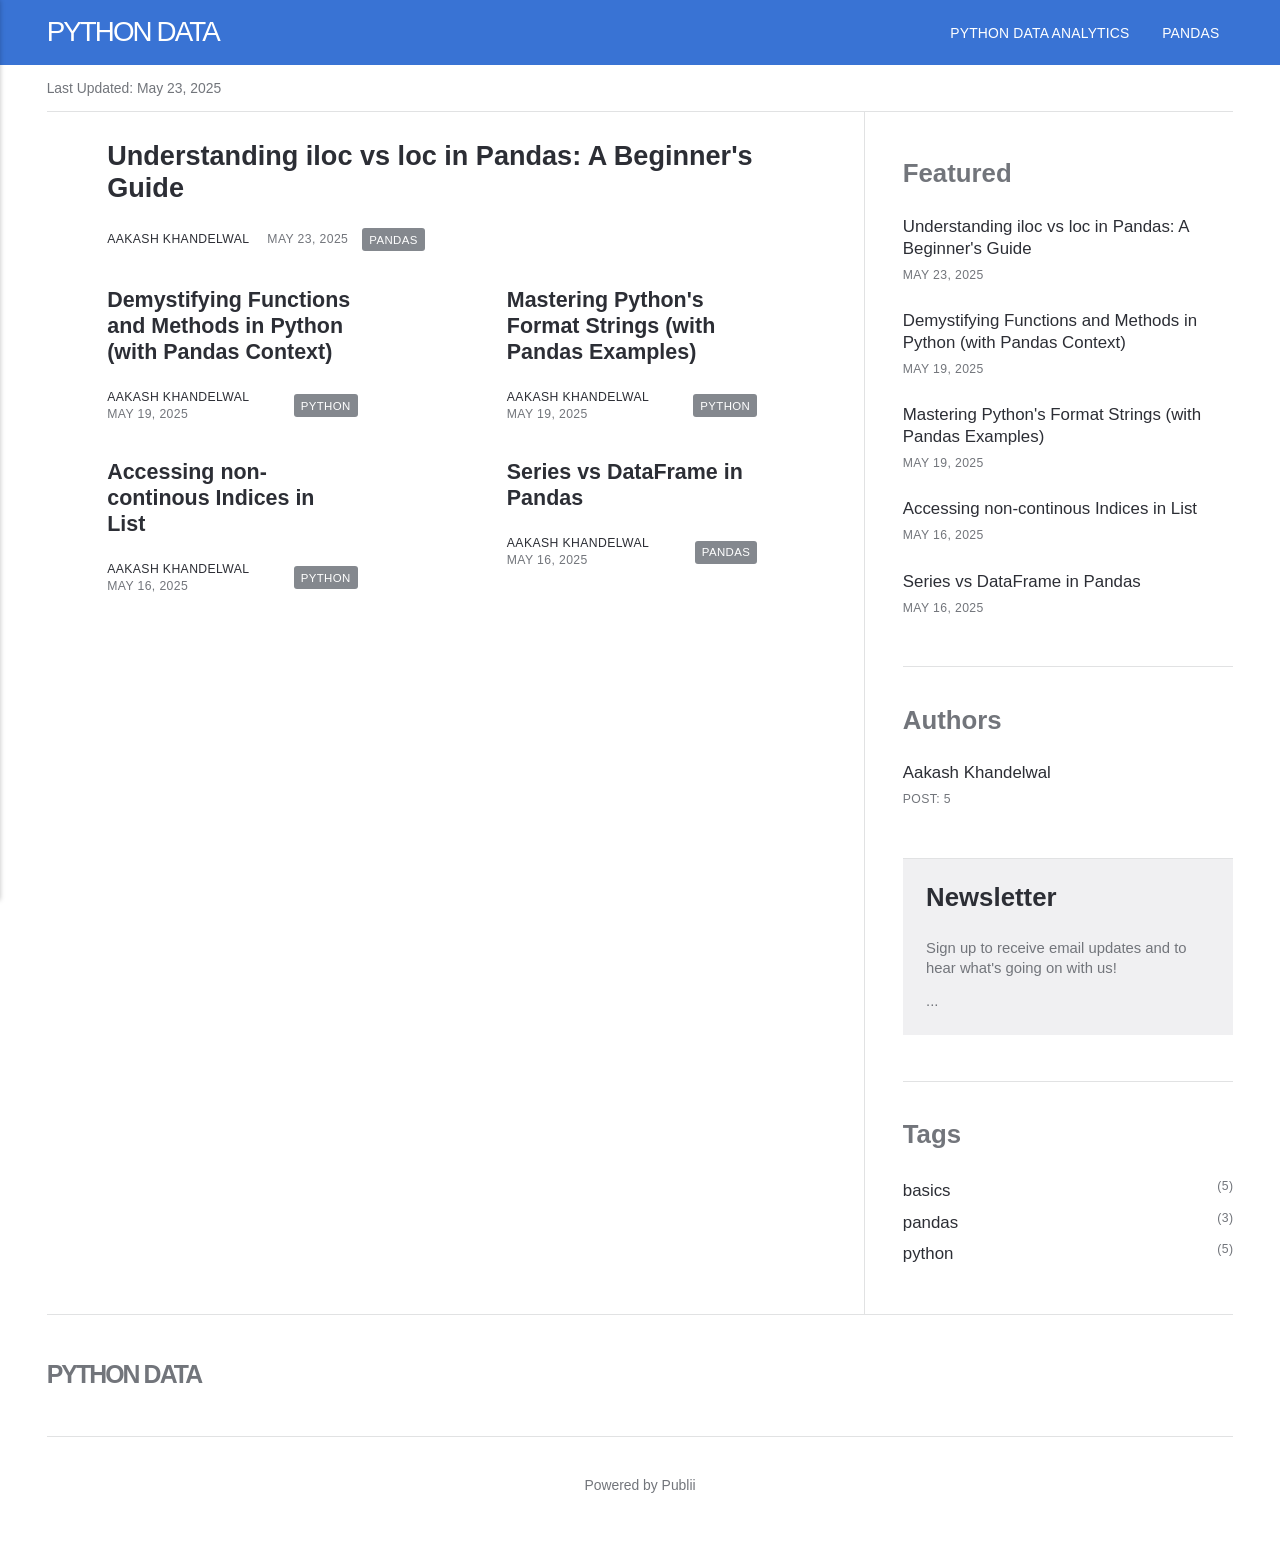
<file: index.html>
<!DOCTYPE html><html lang="en-gb"><head><meta charset="utf-8"><meta http-equiv="X-UA-Compatible" content="IE=edge"><meta name="viewport" content="width=device-width,initial-scale=1"><title>Python Data</title><meta name="generator" content="Publii Open-Source CMS for Static Site"><link rel="canonical" href="https://aakashkh.github.io/python_data/"><link rel="alternate" type="application/atom+xml" href="https://aakashkh.github.io/python_data/feed.xml" title="Python Data - RSS"><link rel="alternate" type="application/json" href="https://aakashkh.github.io/python_data/feed.json" title="Python Data - JSON"><meta property="og:title" content="Python Data"><meta property="og:site_name" content="Python Data"><meta property="og:description" content=""><meta property="og:url" content="https://aakashkh.github.io/python_data/"><meta property="og:type" content="website"><link rel="stylesheet" href="https://aakashkh.github.io/python_data/assets/css/style.css?v=7b94ce67b508f2453b2c0cf478d7931b"><script type="application/ld+json">{"@context":"http://schema.org","@type":"Organization","name":"Python Data","url":"https://aakashkh.github.io/python_data/"}</script><style>.u-tag--basics{--badge-bg:#84888E;--badge-txt:#FFFFFF;}.u-tag--pandas{--badge-bg:#84888E;--badge-txt:#FFFFFF;}.u-tag--python{--badge-bg:#84888E;--badge-txt:#FFFFFF;}</style><noscript><style>img[loading]{opacity:1;}</style></noscript></head><body class="home-template"><header class="topbar" id="js-header"><div class="topbar__inner"><a class="logo" href="https://aakashkh.github.io/python_data/">Python Data</a><nav class="navbar"><button class="navbar__toggle" aria-label="Menu" aria-haspopup="true" aria-expanded="false"><span class="navbar__toggle-box"><span class="navbar__toggle-inner">Menu</span></span></button><ul class="navbar__menu"><li><a href="https://aakashkh.github.io/python_data/first-page.html" target="_self">Python Data Analytics</a></li><li><a href="https://aakashkh.github.io/python_data/session-2-pandas-data-analytics.html" target="_blank">Pandas</a></li></ul></nav></div></header><div class="main-content"><div class="infobar"><div class="infobar__update">Last Updated: <time datetime="2025-05-23T17:48">May 23, 2025</time></div></div><main class="main l-grid l-grid--2col-1-4"><article class="c-card"><div class="c-card__wrapper"><header class="u-header"><h1 class="c-card__title"><a href="https://aakashkh.github.io/python_data/understanding-iloc-vs-loc-in-pandas-a-beginners-guide.html">Understanding iloc vs loc in Pandas: A Beginner&#x27;s Guide</a></h1><div class="u-header__meta u-small"><div><a href="https://aakashkh.github.io/python_data/authors/aakash-khandelwal/" title="Aakash Khandelwal">Aakash Khandelwal</a> <time datetime="2025-05-23T17:44">May 23, 2025</time></div><a href="https://aakashkh.github.io/python_data/tags/pandas/" class="u-tag u-tag--pandas">pandas</a></div></header></div></article><article class="c-card"><div class="c-card__wrapper"><header class="u-header"><h2 class="h5 c-card__title"><a href="https://aakashkh.github.io/python_data/python-methods-functions-difference.html">Demystifying Functions and Methods in Python (with Pandas Context)</a></h2><div class="u-header__meta u-small"><div><a href="https://aakashkh.github.io/python_data/authors/aakash-khandelwal/" title="Aakash Khandelwal">Aakash Khandelwal</a> <time datetime="2025-05-19T16:31">May 19, 2025</time></div><a href="https://aakashkh.github.io/python_data/tags/python/" class="u-tag u-tag--python">python</a></div></header></div></article><article class="c-card"><div class="c-card__wrapper"><header class="u-header"><h2 class="h5 c-card__title"><a href="https://aakashkh.github.io/python_data/format-strings-python-pandas.html">Mastering Python&#x27;s Format Strings (with Pandas Examples)</a></h2><div class="u-header__meta u-small"><div><a href="https://aakashkh.github.io/python_data/authors/aakash-khandelwal/" title="Aakash Khandelwal">Aakash Khandelwal</a> <time datetime="2025-05-19T15:22">May 19, 2025</time></div><a href="https://aakashkh.github.io/python_data/tags/python/" class="u-tag u-tag--python">python</a></div></header></div></article><article class="c-card"><div class="c-card__wrapper"><header class="u-header"><h2 class="h5 c-card__title"><a href="https://aakashkh.github.io/python_data/accessing-non-continous-indices-in-list.html">Accessing non-continous Indices in List</a></h2><div class="u-header__meta u-small"><div><a href="https://aakashkh.github.io/python_data/authors/aakash-khandelwal/" title="Aakash Khandelwal">Aakash Khandelwal</a> <time datetime="2025-05-16T15:06">May 16, 2025</time></div><a href="https://aakashkh.github.io/python_data/tags/python/" class="u-tag u-tag--python">python</a></div></header></div></article><article class="c-card"><div class="c-card__wrapper"><header class="u-header"><h2 class="h5 c-card__title"><a href="https://aakashkh.github.io/python_data/series-vs-dataframe-in-pandas.html">Series vs DataFrame in Pandas</a></h2><div class="u-header__meta u-small"><div><a href="https://aakashkh.github.io/python_data/authors/aakash-khandelwal/" title="Aakash Khandelwal">Aakash Khandelwal</a> <time datetime="2025-05-16T13:18">May 16, 2025</time></div><a href="https://aakashkh.github.io/python_data/tags/pandas/" class="u-tag u-tag--pandas">pandas</a></div></header></div></article></main><div class="sidebar"><section class="box featured"><h3 class="box__title">Featured</h3><ul class="featured__container"><li class="featured__item"><div><a href="https://aakashkh.github.io/python_data/understanding-iloc-vs-loc-in-pandas-a-beginners-guide.html" class="featured__title">Understanding iloc vs loc in Pandas: A Beginner&#x27;s Guide</a> <time class="u-small" datetime="2025-05-23T17:44">May 23, 2025</time></div></li><li class="featured__item"><div><a href="https://aakashkh.github.io/python_data/python-methods-functions-difference.html" class="featured__title">Demystifying Functions and Methods in Python (with Pandas Context)</a> <time class="u-small" datetime="2025-05-19T16:31">May 19, 2025</time></div></li><li class="featured__item"><div><a href="https://aakashkh.github.io/python_data/format-strings-python-pandas.html" class="featured__title">Mastering Python&#x27;s Format Strings (with Pandas Examples)</a> <time class="u-small" datetime="2025-05-19T15:22">May 19, 2025</time></div></li><li class="featured__item"><div><a href="https://aakashkh.github.io/python_data/accessing-non-continous-indices-in-list.html" class="featured__title">Accessing non-continous Indices in List</a> <time class="u-small" datetime="2025-05-16T15:06">May 16, 2025</time></div></li><li class="featured__item"><div><a href="https://aakashkh.github.io/python_data/series-vs-dataframe-in-pandas.html" class="featured__title">Series vs DataFrame in Pandas</a> <time class="u-small" datetime="2025-05-16T13:18">May 16, 2025</time></div></li></ul></section><section class="box authors"><h3 class="box__title">Authors</h3><ul class="authors__cotainer"><li class="authors__item"><div><a href="https://aakashkh.github.io/python_data/authors/aakash-khandelwal/" class="authors__title">Aakash Khandelwal</a> <span class="u-small">Post: 5</span></div></li></ul></section><section class="newsletter box box--gray"><h3 class="box__title">Newsletter</h3><p class="newsletter__description">Sign up to receive email updates and to hear what's going on with us!</p><form>...</form></section><section class="box"><h3 class="box__title">Tags</h3><ul class="tags"><li><a href="https://aakashkh.github.io/python_data/tags/basics/">basics</a> <span class="u-small">(5)</span></li><li><a href="https://aakashkh.github.io/python_data/tags/pandas/">pandas</a> <span class="u-small">(3)</span></li><li><a href="https://aakashkh.github.io/python_data/tags/python/">python</a> <span class="u-small">(5)</span></li></ul></section></div><footer class="footer"><a class="footer__logo" href="https://aakashkh.github.io/python_data/">Python Data</a><nav><ul class="footer__nav"></ul></nav><div class="footer__copyright">Powered by Publii</div></footer></div><script>window.publiiThemeMenuConfig = {    
        mobileMenuMode: 'sidebar',
        animationSpeed: 300,
        submenuWidth: 'auto',
        doubleClickTime: 500,
        mobileMenuExpandableSubmenus: true, 
        relatedContainerForOverlayMenuSelector: '.navbar',
   };</script><script defer="defer" src="https://aakashkh.github.io/python_data/assets/js/scripts.min.js?v=18a65c58aef57c0287e0f0609f3389a9"></script><script>var images = document.querySelectorAll('img[loading]');

      for (var i = 0; i < images.length; i++) {
         if (images[i].complete) {
               images[i].classList.add('is-loaded');
         } else {
               images[i].addEventListener('load', function () {
                  this.classList.add('is-loaded');
               }, false);
         }
      }</script></body></html>
</file>
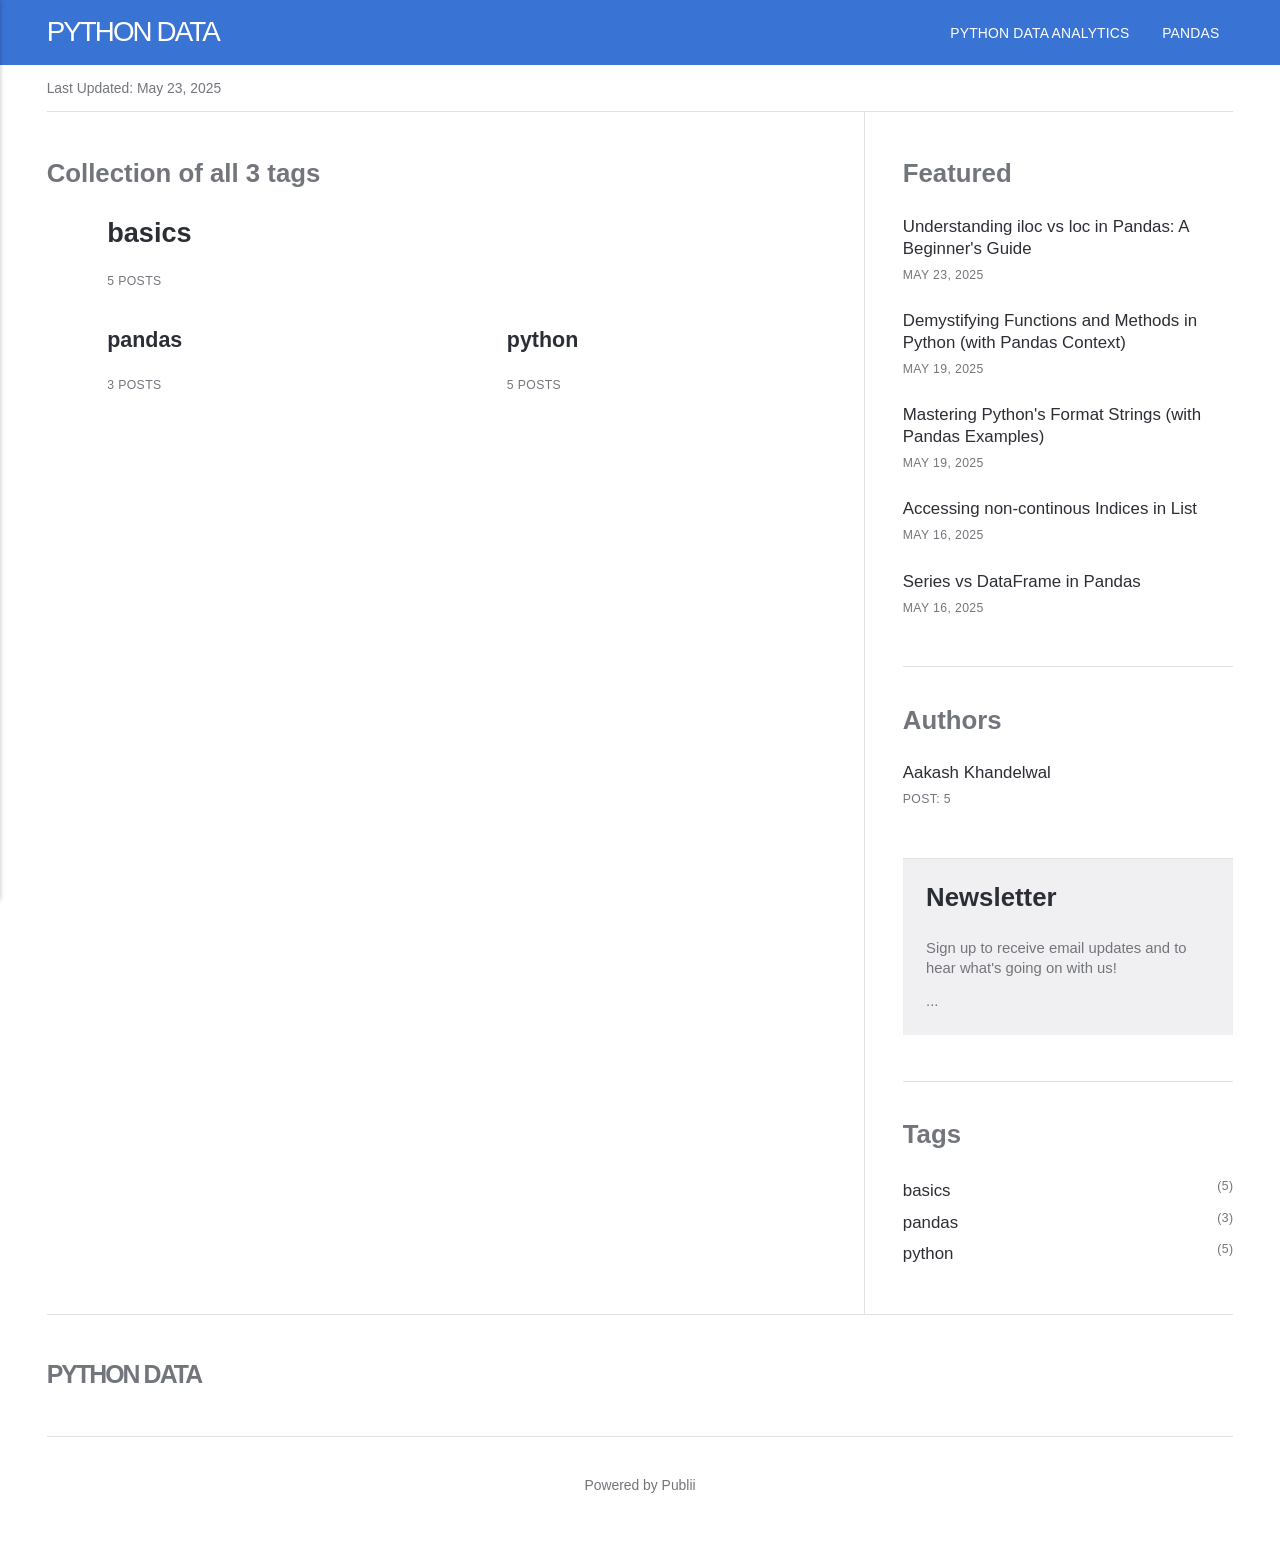
<file: tags/index.html>
<!DOCTYPE html><html lang="en-gb"><head><meta charset="utf-8"><meta http-equiv="X-UA-Compatible" content="IE=edge"><meta name="viewport" content="width=device-width,initial-scale=1"><title>All tags - Python Data</title><meta name="robots" content="noindex, follow"><meta name="generator" content="Publii Open-Source CMS for Static Site"><link rel="alternate" type="application/atom+xml" href="https://aakashkh.github.io/python_data/feed.xml" title="Python Data - RSS"><link rel="alternate" type="application/json" href="https://aakashkh.github.io/python_data/feed.json" title="Python Data - JSON"><meta property="og:title" content="Python Data"><meta property="og:site_name" content="Python Data"><meta property="og:description" content=""><meta property="og:url" content="https://aakashkh.github.io/python_data/tags/"><meta property="og:type" content="website"><link rel="stylesheet" href="https://aakashkh.github.io/python_data/assets/css/style.css?v=7b94ce67b508f2453b2c0cf478d7931b"><script type="application/ld+json">{"@context":"http://schema.org","@type":"Organization","name":"Python Data","url":"https://aakashkh.github.io/python_data/"}</script><style>.u-tag--basics{--badge-bg:#84888E;--badge-txt:#FFFFFF;}.u-tag--pandas{--badge-bg:#84888E;--badge-txt:#FFFFFF;}.u-tag--python{--badge-bg:#84888E;--badge-txt:#FFFFFF;}</style><noscript><style>img[loading]{opacity:1;}</style></noscript></head><body class="tags-template"><header class="topbar" id="js-header"><div class="topbar__inner"><a class="logo" href="https://aakashkh.github.io/python_data/">Python Data</a><nav class="navbar"><button class="navbar__toggle" aria-label="Menu" aria-haspopup="true" aria-expanded="false"><span class="navbar__toggle-box"><span class="navbar__toggle-inner">Menu</span></span></button><ul class="navbar__menu"><li><a href="https://aakashkh.github.io/python_data/first-page.html" target="_self">Python Data Analytics</a></li><li><a href="https://aakashkh.github.io/python_data/session-2-pandas-data-analytics.html" target="_blank">Pandas</a></li></ul></nav></div></header><div class="main-content"><div class="infobar"><div class="infobar__update">Last Updated: <time datetime="2025-05-23T17:48">May 23, 2025</time></div></div><main class="main page page--tags"><div class="page__header"><h1 class="page__title box__title">Collection of all 3 tags</h1></div><div class="l-grid l-grid--2col-1-4"><article class="c-card"><div class="c-card__wrapper"><header class="u-header"><h2 class="h5 c-card__title"><a href="https://aakashkh.github.io/python_data/tags/basics/">basics</a></h2><div class="u-header__meta u-small">5 Posts</div></header></div></article><article class="c-card"><div class="c-card__wrapper"><header class="u-header"><h2 class="h5 c-card__title"><a href="https://aakashkh.github.io/python_data/tags/pandas/">pandas</a></h2><div class="u-header__meta u-small">3 Posts</div></header></div></article><article class="c-card"><div class="c-card__wrapper"><header class="u-header"><h2 class="h5 c-card__title"><a href="https://aakashkh.github.io/python_data/tags/python/">python</a></h2><div class="u-header__meta u-small">5 Posts</div></header></div></article></div></main><div class="sidebar"><section class="box featured"><h3 class="box__title">Featured</h3><ul class="featured__container"><li class="featured__item"><div><a href="https://aakashkh.github.io/python_data/understanding-iloc-vs-loc-in-pandas-a-beginners-guide.html" class="featured__title">Understanding iloc vs loc in Pandas: A Beginner&#x27;s Guide</a> <time class="u-small" datetime="2025-05-23T17:44">May 23, 2025</time></div></li><li class="featured__item"><div><a href="https://aakashkh.github.io/python_data/python-methods-functions-difference.html" class="featured__title">Demystifying Functions and Methods in Python (with Pandas Context)</a> <time class="u-small" datetime="2025-05-19T16:31">May 19, 2025</time></div></li><li class="featured__item"><div><a href="https://aakashkh.github.io/python_data/format-strings-python-pandas.html" class="featured__title">Mastering Python&#x27;s Format Strings (with Pandas Examples)</a> <time class="u-small" datetime="2025-05-19T15:22">May 19, 2025</time></div></li><li class="featured__item"><div><a href="https://aakashkh.github.io/python_data/accessing-non-continous-indices-in-list.html" class="featured__title">Accessing non-continous Indices in List</a> <time class="u-small" datetime="2025-05-16T15:06">May 16, 2025</time></div></li><li class="featured__item"><div><a href="https://aakashkh.github.io/python_data/series-vs-dataframe-in-pandas.html" class="featured__title">Series vs DataFrame in Pandas</a> <time class="u-small" datetime="2025-05-16T13:18">May 16, 2025</time></div></li></ul></section><section class="box authors"><h3 class="box__title">Authors</h3><ul class="authors__cotainer"><li class="authors__item"><div><a href="https://aakashkh.github.io/python_data/authors/aakash-khandelwal/" class="authors__title">Aakash Khandelwal</a> <span class="u-small">Post: 5</span></div></li></ul></section><section class="newsletter box box--gray"><h3 class="box__title">Newsletter</h3><p class="newsletter__description">Sign up to receive email updates and to hear what's going on with us!</p><form>...</form></section><section class="box"><h3 class="box__title">Tags</h3><ul class="tags"><li><a href="https://aakashkh.github.io/python_data/tags/basics/">basics</a> <span class="u-small">(5)</span></li><li><a href="https://aakashkh.github.io/python_data/tags/pandas/">pandas</a> <span class="u-small">(3)</span></li><li><a href="https://aakashkh.github.io/python_data/tags/python/">python</a> <span class="u-small">(5)</span></li></ul></section></div><footer class="footer"><a class="footer__logo" href="https://aakashkh.github.io/python_data/">Python Data</a><nav><ul class="footer__nav"></ul></nav><div class="footer__copyright">Powered by Publii</div></footer></div><script>window.publiiThemeMenuConfig = {    
        mobileMenuMode: 'sidebar',
        animationSpeed: 300,
        submenuWidth: 'auto',
        doubleClickTime: 500,
        mobileMenuExpandableSubmenus: true, 
        relatedContainerForOverlayMenuSelector: '.navbar',
   };</script><script defer="defer" src="https://aakashkh.github.io/python_data/assets/js/scripts.min.js?v=18a65c58aef57c0287e0f0609f3389a9"></script><script>var images = document.querySelectorAll('img[loading]');

      for (var i = 0; i < images.length; i++) {
         if (images[i].complete) {
               images[i].classList.add('is-loaded');
         } else {
               images[i].addEventListener('load', function () {
                  this.classList.add('is-loaded');
               }, false);
         }
      }</script></body></html>
</file>
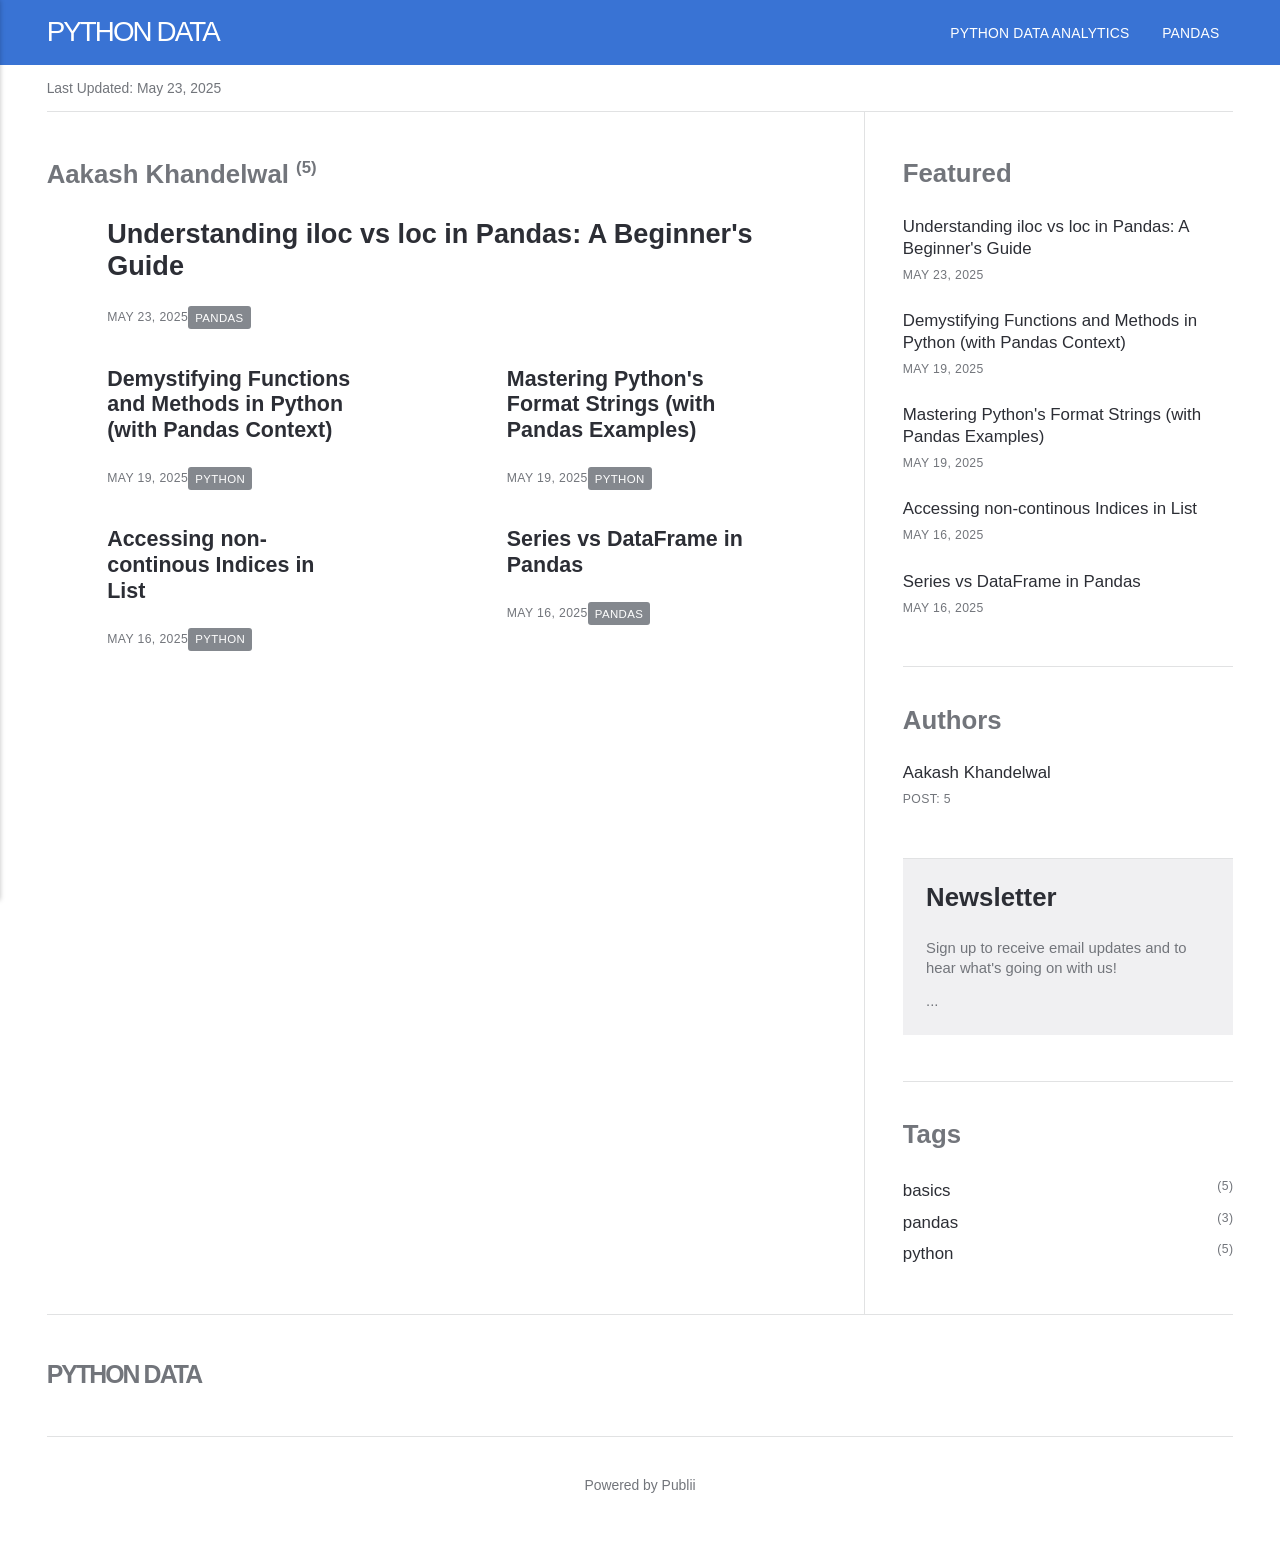
<file: authors/aakash-khandelwal/index.html>
<!DOCTYPE html><html lang="en-gb"><head><meta charset="utf-8"><meta http-equiv="X-UA-Compatible" content="IE=edge"><meta name="viewport" content="width=device-width,initial-scale=1"><title>Author: Aakash Khandelwal - Python Data</title><meta name="robots" content="noindex, follow"><meta name="generator" content="Publii Open-Source CMS for Static Site"><link rel="alternate" type="application/atom+xml" href="https://aakashkh.github.io/python_data/feed.xml" title="Python Data - RSS"><link rel="alternate" type="application/json" href="https://aakashkh.github.io/python_data/feed.json" title="Python Data - JSON"><meta property="og:title" content="Aakash Khandelwal"><meta property="og:site_name" content="Python Data"><meta property="og:description" content=""><meta property="og:url" content="https://aakashkh.github.io/python_data/authors/aakash-khandelwal/"><meta property="og:type" content="website"><link rel="stylesheet" href="https://aakashkh.github.io/python_data/assets/css/style.css?v=7b94ce67b508f2453b2c0cf478d7931b"><script type="application/ld+json">{"@context":"http://schema.org","@type":"Organization","name":"Python Data","url":"https://aakashkh.github.io/python_data/"}</script><style>.u-tag--basics{--badge-bg:#84888E;--badge-txt:#FFFFFF;}.u-tag--pandas{--badge-bg:#84888E;--badge-txt:#FFFFFF;}.u-tag--python{--badge-bg:#84888E;--badge-txt:#FFFFFF;}</style><noscript><style>img[loading]{opacity:1;}</style></noscript></head><body class="author-template"><header class="topbar" id="js-header"><div class="topbar__inner"><a class="logo" href="https://aakashkh.github.io/python_data/">Python Data</a><nav class="navbar"><button class="navbar__toggle" aria-label="Menu" aria-haspopup="true" aria-expanded="false"><span class="navbar__toggle-box"><span class="navbar__toggle-inner">Menu</span></span></button><ul class="navbar__menu"><li><a href="https://aakashkh.github.io/python_data/first-page.html" target="_self">Python Data Analytics</a></li><li><a href="https://aakashkh.github.io/python_data/session-2-pandas-data-analytics.html" target="_blank">Pandas</a></li></ul></nav></div></header><div class="main-content"><div class="infobar"><div class="infobar__update">Last Updated: <time datetime="2025-05-23T17:48">May 23, 2025</time></div></div><main class="main page page--author"><div class="page__header"><div class="page--author__content"><h1 class="page__title box__title">Aakash Khandelwal <sup>(5)</sup></h1></div></div><div class="l-grid l-grid--2col-1-4"><article class="c-card"><div class="c-card__wrapper"><header class="u-header"><h2 class="h5 c-card__title"><a href="https://aakashkh.github.io/python_data/understanding-iloc-vs-loc-in-pandas-a-beginners-guide.html">Understanding iloc vs loc in Pandas: A Beginner&#x27;s Guide</a></h2><div class="u-header__meta u-small"><time datetime="2025-05-23T17:44">May 23, 2025 </time><a href="https://aakashkh.github.io/python_data/tags/pandas/" class="u-tag u-tag--pandas">pandas</a></div></header></div></article><article class="c-card"><div class="c-card__wrapper"><header class="u-header"><h2 class="h5 c-card__title"><a href="https://aakashkh.github.io/python_data/python-methods-functions-difference.html">Demystifying Functions and Methods in Python (with Pandas Context)</a></h2><div class="u-header__meta u-small"><time datetime="2025-05-19T16:31">May 19, 2025 </time><a href="https://aakashkh.github.io/python_data/tags/python/" class="u-tag u-tag--python">python</a></div></header></div></article><article class="c-card"><div class="c-card__wrapper"><header class="u-header"><h2 class="h5 c-card__title"><a href="https://aakashkh.github.io/python_data/format-strings-python-pandas.html">Mastering Python&#x27;s Format Strings (with Pandas Examples)</a></h2><div class="u-header__meta u-small"><time datetime="2025-05-19T15:22">May 19, 2025 </time><a href="https://aakashkh.github.io/python_data/tags/python/" class="u-tag u-tag--python">python</a></div></header></div></article><article class="c-card"><div class="c-card__wrapper"><header class="u-header"><h2 class="h5 c-card__title"><a href="https://aakashkh.github.io/python_data/accessing-non-continous-indices-in-list.html">Accessing non-continous Indices in List</a></h2><div class="u-header__meta u-small"><time datetime="2025-05-16T15:06">May 16, 2025 </time><a href="https://aakashkh.github.io/python_data/tags/python/" class="u-tag u-tag--python">python</a></div></header></div></article><article class="c-card"><div class="c-card__wrapper"><header class="u-header"><h2 class="h5 c-card__title"><a href="https://aakashkh.github.io/python_data/series-vs-dataframe-in-pandas.html">Series vs DataFrame in Pandas</a></h2><div class="u-header__meta u-small"><time datetime="2025-05-16T13:18">May 16, 2025 </time><a href="https://aakashkh.github.io/python_data/tags/pandas/" class="u-tag u-tag--pandas">pandas</a></div></header></div></article></div></main><div class="sidebar"><section class="box featured"><h3 class="box__title">Featured</h3><ul class="featured__container"><li class="featured__item"><div><a href="https://aakashkh.github.io/python_data/understanding-iloc-vs-loc-in-pandas-a-beginners-guide.html" class="featured__title">Understanding iloc vs loc in Pandas: A Beginner&#x27;s Guide</a> <time class="u-small" datetime="2025-05-23T17:44">May 23, 2025</time></div></li><li class="featured__item"><div><a href="https://aakashkh.github.io/python_data/python-methods-functions-difference.html" class="featured__title">Demystifying Functions and Methods in Python (with Pandas Context)</a> <time class="u-small" datetime="2025-05-19T16:31">May 19, 2025</time></div></li><li class="featured__item"><div><a href="https://aakashkh.github.io/python_data/format-strings-python-pandas.html" class="featured__title">Mastering Python&#x27;s Format Strings (with Pandas Examples)</a> <time class="u-small" datetime="2025-05-19T15:22">May 19, 2025</time></div></li><li class="featured__item"><div><a href="https://aakashkh.github.io/python_data/accessing-non-continous-indices-in-list.html" class="featured__title">Accessing non-continous Indices in List</a> <time class="u-small" datetime="2025-05-16T15:06">May 16, 2025</time></div></li><li class="featured__item"><div><a href="https://aakashkh.github.io/python_data/series-vs-dataframe-in-pandas.html" class="featured__title">Series vs DataFrame in Pandas</a> <time class="u-small" datetime="2025-05-16T13:18">May 16, 2025</time></div></li></ul></section><section class="box authors"><h3 class="box__title">Authors</h3><ul class="authors__cotainer"><li class="authors__item"><div><a href="https://aakashkh.github.io/python_data/authors/aakash-khandelwal/" class="authors__title">Aakash Khandelwal</a> <span class="u-small">Post: 5</span></div></li></ul></section><section class="newsletter box box--gray"><h3 class="box__title">Newsletter</h3><p class="newsletter__description">Sign up to receive email updates and to hear what's going on with us!</p><form>...</form></section><section class="box"><h3 class="box__title">Tags</h3><ul class="tags"><li><a href="https://aakashkh.github.io/python_data/tags/basics/">basics</a> <span class="u-small">(5)</span></li><li><a href="https://aakashkh.github.io/python_data/tags/pandas/">pandas</a> <span class="u-small">(3)</span></li><li><a href="https://aakashkh.github.io/python_data/tags/python/">python</a> <span class="u-small">(5)</span></li></ul></section></div><footer class="footer"><a class="footer__logo" href="https://aakashkh.github.io/python_data/">Python Data</a><nav><ul class="footer__nav"></ul></nav><div class="footer__copyright">Powered by Publii</div></footer></div><script>window.publiiThemeMenuConfig = {    
        mobileMenuMode: 'sidebar',
        animationSpeed: 300,
        submenuWidth: 'auto',
        doubleClickTime: 500,
        mobileMenuExpandableSubmenus: true, 
        relatedContainerForOverlayMenuSelector: '.navbar',
   };</script><script defer="defer" src="https://aakashkh.github.io/python_data/assets/js/scripts.min.js?v=18a65c58aef57c0287e0f0609f3389a9"></script><script>var images = document.querySelectorAll('img[loading]');

      for (var i = 0; i < images.length; i++) {
         if (images[i].complete) {
               images[i].classList.add('is-loaded');
         } else {
               images[i].addEventListener('load', function () {
                  this.classList.add('is-loaded');
               }, false);
         }
      }</script></body></html>
</file>
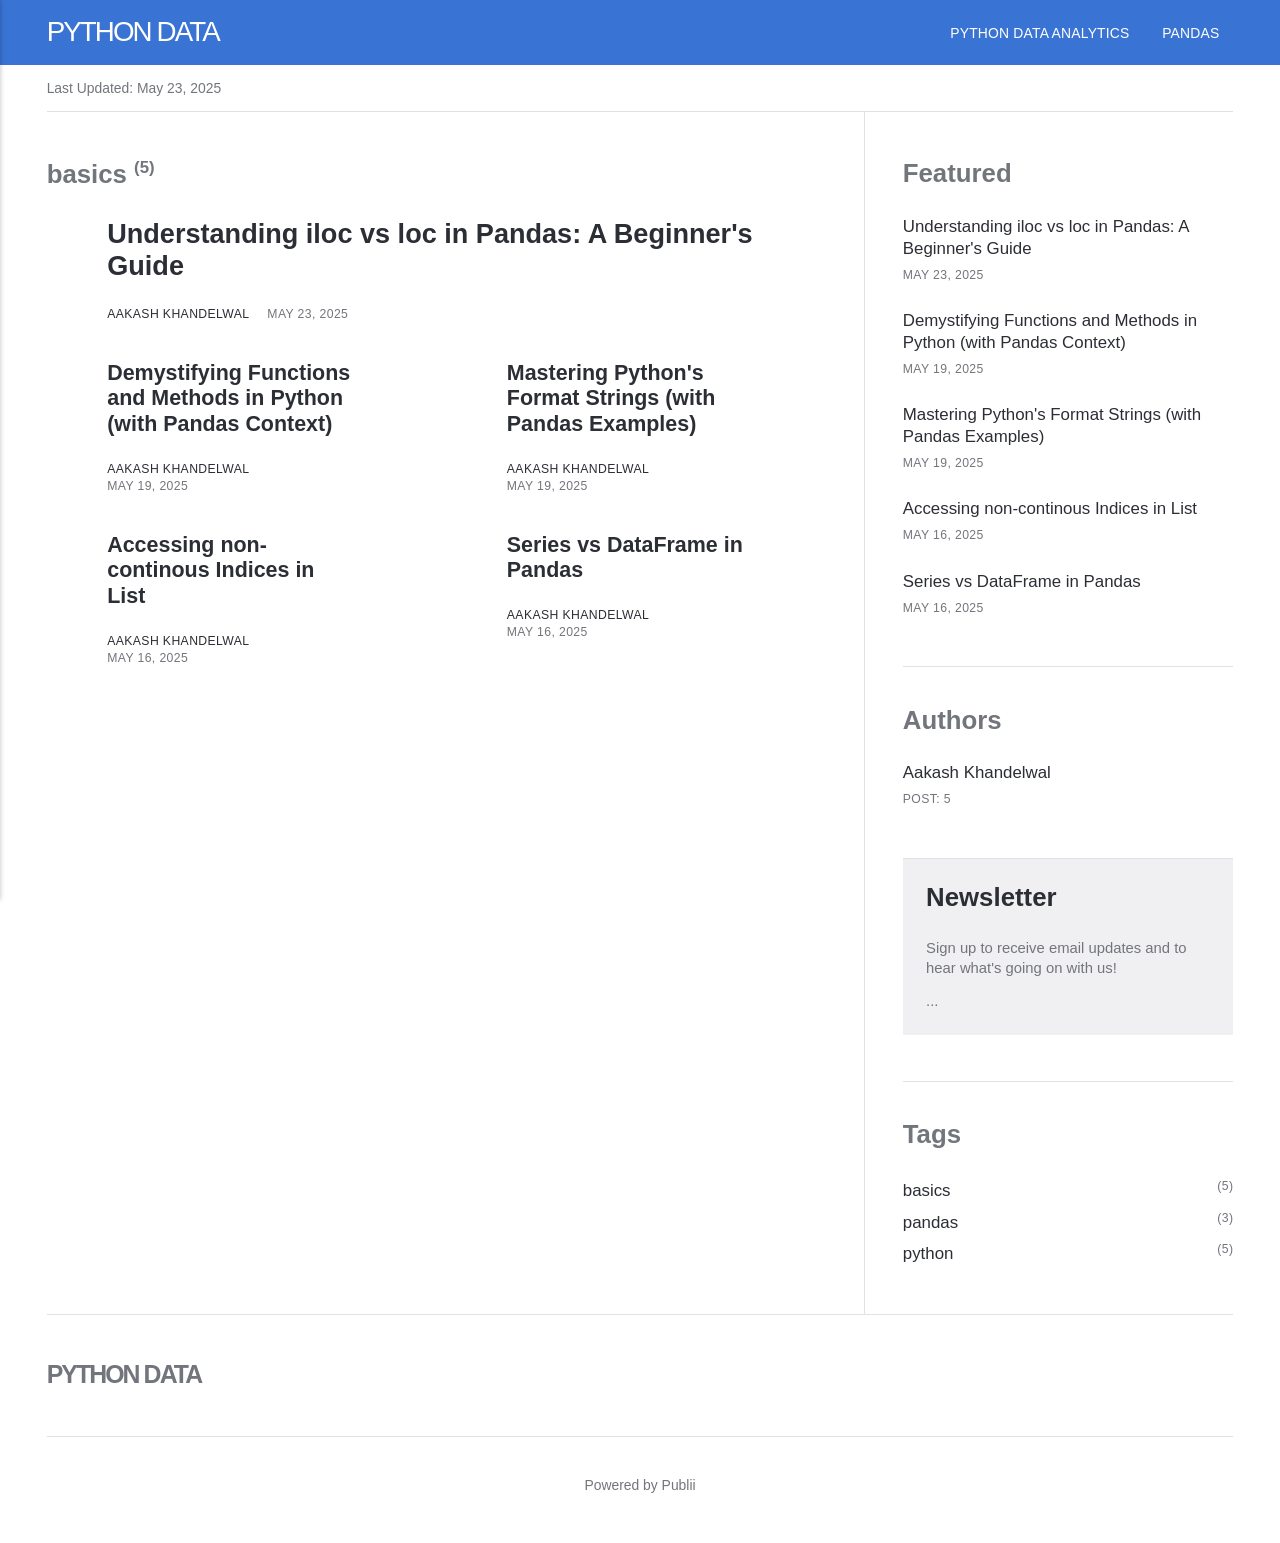
<file: tags/basics/index.html>
<!DOCTYPE html><html lang="en-gb"><head><meta charset="utf-8"><meta http-equiv="X-UA-Compatible" content="IE=edge"><meta name="viewport" content="width=device-width,initial-scale=1"><title>Tag: basics - Python Data</title><meta name="robots" content="noindex, follow"><meta name="generator" content="Publii Open-Source CMS for Static Site"><link rel="alternate" type="application/atom+xml" href="https://aakashkh.github.io/python_data/feed.xml" title="Python Data - RSS"><link rel="alternate" type="application/json" href="https://aakashkh.github.io/python_data/feed.json" title="Python Data - JSON"><meta property="og:title" content="basics"><meta property="og:site_name" content="Python Data"><meta property="og:description" content=""><meta property="og:url" content="https://aakashkh.github.io/python_data/tags/basics/"><meta property="og:type" content="website"><link rel="stylesheet" href="https://aakashkh.github.io/python_data/assets/css/style.css?v=7b94ce67b508f2453b2c0cf478d7931b"><script type="application/ld+json">{"@context":"http://schema.org","@type":"Organization","name":"Python Data","url":"https://aakashkh.github.io/python_data/"}</script><style>.u-tag--basics{--badge-bg:#84888E;--badge-txt:#FFFFFF;}.u-tag--pandas{--badge-bg:#84888E;--badge-txt:#FFFFFF;}.u-tag--python{--badge-bg:#84888E;--badge-txt:#FFFFFF;}</style><noscript><style>img[loading]{opacity:1;}</style></noscript></head><body class="tag-template"><header class="topbar" id="js-header"><div class="topbar__inner"><a class="logo" href="https://aakashkh.github.io/python_data/">Python Data</a><nav class="navbar"><button class="navbar__toggle" aria-label="Menu" aria-haspopup="true" aria-expanded="false"><span class="navbar__toggle-box"><span class="navbar__toggle-inner">Menu</span></span></button><ul class="navbar__menu"><li><a href="https://aakashkh.github.io/python_data/first-page.html" target="_self">Python Data Analytics</a></li><li><a href="https://aakashkh.github.io/python_data/session-2-pandas-data-analytics.html" target="_blank">Pandas</a></li></ul></nav></div></header><div class="main-content"><div class="infobar"><div class="infobar__update">Last Updated: <time datetime="2025-05-23T17:48">May 23, 2025</time></div></div><main class="main page page--tag"><div class="page__header"><h1 class="page__title box__title">basics <sup>(5)</sup></h1></div><div class="l-grid l-grid--2col-1-4"><article class="c-card"><div class="c-card__wrapper"><header class="u-header"><h2 class="h5 c-card__title"><a href="https://aakashkh.github.io/python_data/understanding-iloc-vs-loc-in-pandas-a-beginners-guide.html">Understanding iloc vs loc in Pandas: A Beginner&#x27;s Guide</a></h2><div class="u-header__meta u-small"><div><a href="https://aakashkh.github.io/python_data/authors/aakash-khandelwal/" title="Aakash Khandelwal">Aakash Khandelwal</a> <time datetime="2025-05-23T17:44">May 23, 2025</time></div></div></header></div></article><article class="c-card"><div class="c-card__wrapper"><header class="u-header"><h2 class="h5 c-card__title"><a href="https://aakashkh.github.io/python_data/python-methods-functions-difference.html">Demystifying Functions and Methods in Python (with Pandas Context)</a></h2><div class="u-header__meta u-small"><div><a href="https://aakashkh.github.io/python_data/authors/aakash-khandelwal/" title="Aakash Khandelwal">Aakash Khandelwal</a> <time datetime="2025-05-19T16:31">May 19, 2025</time></div></div></header></div></article><article class="c-card"><div class="c-card__wrapper"><header class="u-header"><h2 class="h5 c-card__title"><a href="https://aakashkh.github.io/python_data/format-strings-python-pandas.html">Mastering Python&#x27;s Format Strings (with Pandas Examples)</a></h2><div class="u-header__meta u-small"><div><a href="https://aakashkh.github.io/python_data/authors/aakash-khandelwal/" title="Aakash Khandelwal">Aakash Khandelwal</a> <time datetime="2025-05-19T15:22">May 19, 2025</time></div></div></header></div></article><article class="c-card"><div class="c-card__wrapper"><header class="u-header"><h2 class="h5 c-card__title"><a href="https://aakashkh.github.io/python_data/accessing-non-continous-indices-in-list.html">Accessing non-continous Indices in List</a></h2><div class="u-header__meta u-small"><div><a href="https://aakashkh.github.io/python_data/authors/aakash-khandelwal/" title="Aakash Khandelwal">Aakash Khandelwal</a> <time datetime="2025-05-16T15:06">May 16, 2025</time></div></div></header></div></article><article class="c-card"><div class="c-card__wrapper"><header class="u-header"><h2 class="h5 c-card__title"><a href="https://aakashkh.github.io/python_data/series-vs-dataframe-in-pandas.html">Series vs DataFrame in Pandas</a></h2><div class="u-header__meta u-small"><div><a href="https://aakashkh.github.io/python_data/authors/aakash-khandelwal/" title="Aakash Khandelwal">Aakash Khandelwal</a> <time datetime="2025-05-16T13:18">May 16, 2025</time></div></div></header></div></article></div></main><div class="sidebar"><section class="box featured"><h3 class="box__title">Featured</h3><ul class="featured__container"><li class="featured__item"><div><a href="https://aakashkh.github.io/python_data/understanding-iloc-vs-loc-in-pandas-a-beginners-guide.html" class="featured__title">Understanding iloc vs loc in Pandas: A Beginner&#x27;s Guide</a> <time class="u-small" datetime="2025-05-23T17:44">May 23, 2025</time></div></li><li class="featured__item"><div><a href="https://aakashkh.github.io/python_data/python-methods-functions-difference.html" class="featured__title">Demystifying Functions and Methods in Python (with Pandas Context)</a> <time class="u-small" datetime="2025-05-19T16:31">May 19, 2025</time></div></li><li class="featured__item"><div><a href="https://aakashkh.github.io/python_data/format-strings-python-pandas.html" class="featured__title">Mastering Python&#x27;s Format Strings (with Pandas Examples)</a> <time class="u-small" datetime="2025-05-19T15:22">May 19, 2025</time></div></li><li class="featured__item"><div><a href="https://aakashkh.github.io/python_data/accessing-non-continous-indices-in-list.html" class="featured__title">Accessing non-continous Indices in List</a> <time class="u-small" datetime="2025-05-16T15:06">May 16, 2025</time></div></li><li class="featured__item"><div><a href="https://aakashkh.github.io/python_data/series-vs-dataframe-in-pandas.html" class="featured__title">Series vs DataFrame in Pandas</a> <time class="u-small" datetime="2025-05-16T13:18">May 16, 2025</time></div></li></ul></section><section class="box authors"><h3 class="box__title">Authors</h3><ul class="authors__cotainer"><li class="authors__item"><div><a href="https://aakashkh.github.io/python_data/authors/aakash-khandelwal/" class="authors__title">Aakash Khandelwal</a> <span class="u-small">Post: 5</span></div></li></ul></section><section class="newsletter box box--gray"><h3 class="box__title">Newsletter</h3><p class="newsletter__description">Sign up to receive email updates and to hear what's going on with us!</p><form>...</form></section><section class="box"><h3 class="box__title">Tags</h3><ul class="tags"><li><a href="https://aakashkh.github.io/python_data/tags/basics/">basics</a> <span class="u-small">(5)</span></li><li><a href="https://aakashkh.github.io/python_data/tags/pandas/">pandas</a> <span class="u-small">(3)</span></li><li><a href="https://aakashkh.github.io/python_data/tags/python/">python</a> <span class="u-small">(5)</span></li></ul></section></div><footer class="footer"><a class="footer__logo" href="https://aakashkh.github.io/python_data/">Python Data</a><nav><ul class="footer__nav"></ul></nav><div class="footer__copyright">Powered by Publii</div></footer></div><script>window.publiiThemeMenuConfig = {    
        mobileMenuMode: 'sidebar',
        animationSpeed: 300,
        submenuWidth: 'auto',
        doubleClickTime: 500,
        mobileMenuExpandableSubmenus: true, 
        relatedContainerForOverlayMenuSelector: '.navbar',
   };</script><script defer="defer" src="https://aakashkh.github.io/python_data/assets/js/scripts.min.js?v=18a65c58aef57c0287e0f0609f3389a9"></script><script>var images = document.querySelectorAll('img[loading]');

      for (var i = 0; i < images.length; i++) {
         if (images[i].complete) {
               images[i].classList.add('is-loaded');
         } else {
               images[i].addEventListener('load', function () {
                  this.classList.add('is-loaded');
               }, false);
         }
      }</script></body></html>
</file>
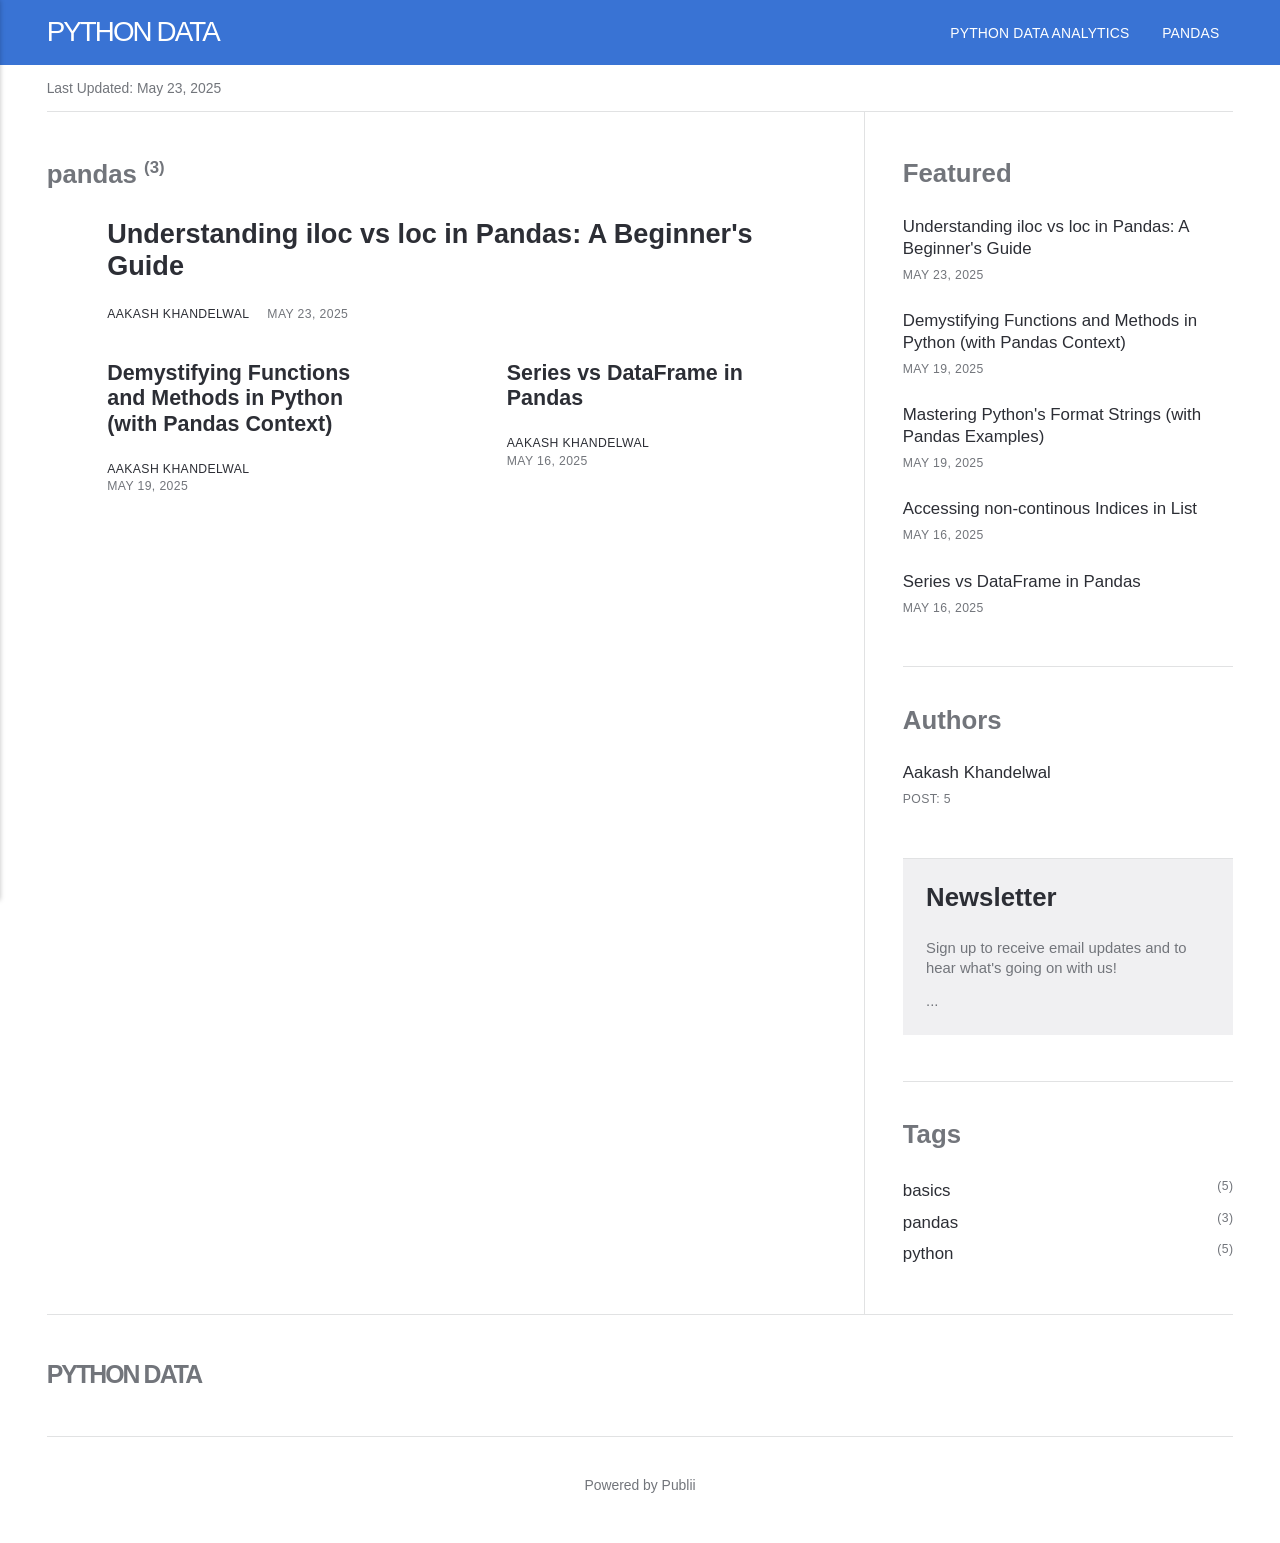
<file: tags/pandas/index.html>
<!DOCTYPE html><html lang="en-gb"><head><meta charset="utf-8"><meta http-equiv="X-UA-Compatible" content="IE=edge"><meta name="viewport" content="width=device-width,initial-scale=1"><title>Tag: pandas - Python Data</title><meta name="robots" content="noindex, follow"><meta name="generator" content="Publii Open-Source CMS for Static Site"><link rel="alternate" type="application/atom+xml" href="https://aakashkh.github.io/python_data/feed.xml" title="Python Data - RSS"><link rel="alternate" type="application/json" href="https://aakashkh.github.io/python_data/feed.json" title="Python Data - JSON"><meta property="og:title" content="pandas"><meta property="og:site_name" content="Python Data"><meta property="og:description" content=""><meta property="og:url" content="https://aakashkh.github.io/python_data/tags/pandas/"><meta property="og:type" content="website"><link rel="stylesheet" href="https://aakashkh.github.io/python_data/assets/css/style.css?v=7b94ce67b508f2453b2c0cf478d7931b"><script type="application/ld+json">{"@context":"http://schema.org","@type":"Organization","name":"Python Data","url":"https://aakashkh.github.io/python_data/"}</script><style>.u-tag--basics{--badge-bg:#84888E;--badge-txt:#FFFFFF;}.u-tag--pandas{--badge-bg:#84888E;--badge-txt:#FFFFFF;}.u-tag--python{--badge-bg:#84888E;--badge-txt:#FFFFFF;}</style><noscript><style>img[loading]{opacity:1;}</style></noscript></head><body class="tag-template"><header class="topbar" id="js-header"><div class="topbar__inner"><a class="logo" href="https://aakashkh.github.io/python_data/">Python Data</a><nav class="navbar"><button class="navbar__toggle" aria-label="Menu" aria-haspopup="true" aria-expanded="false"><span class="navbar__toggle-box"><span class="navbar__toggle-inner">Menu</span></span></button><ul class="navbar__menu"><li><a href="https://aakashkh.github.io/python_data/first-page.html" target="_self">Python Data Analytics</a></li><li><a href="https://aakashkh.github.io/python_data/session-2-pandas-data-analytics.html" target="_blank">Pandas</a></li></ul></nav></div></header><div class="main-content"><div class="infobar"><div class="infobar__update">Last Updated: <time datetime="2025-05-23T17:48">May 23, 2025</time></div></div><main class="main page page--tag"><div class="page__header"><h1 class="page__title box__title">pandas <sup>(3)</sup></h1></div><div class="l-grid l-grid--2col-1-4"><article class="c-card"><div class="c-card__wrapper"><header class="u-header"><h2 class="h5 c-card__title"><a href="https://aakashkh.github.io/python_data/understanding-iloc-vs-loc-in-pandas-a-beginners-guide.html">Understanding iloc vs loc in Pandas: A Beginner&#x27;s Guide</a></h2><div class="u-header__meta u-small"><div><a href="https://aakashkh.github.io/python_data/authors/aakash-khandelwal/" title="Aakash Khandelwal">Aakash Khandelwal</a> <time datetime="2025-05-23T17:44">May 23, 2025</time></div></div></header></div></article><article class="c-card"><div class="c-card__wrapper"><header class="u-header"><h2 class="h5 c-card__title"><a href="https://aakashkh.github.io/python_data/python-methods-functions-difference.html">Demystifying Functions and Methods in Python (with Pandas Context)</a></h2><div class="u-header__meta u-small"><div><a href="https://aakashkh.github.io/python_data/authors/aakash-khandelwal/" title="Aakash Khandelwal">Aakash Khandelwal</a> <time datetime="2025-05-19T16:31">May 19, 2025</time></div></div></header></div></article><article class="c-card"><div class="c-card__wrapper"><header class="u-header"><h2 class="h5 c-card__title"><a href="https://aakashkh.github.io/python_data/series-vs-dataframe-in-pandas.html">Series vs DataFrame in Pandas</a></h2><div class="u-header__meta u-small"><div><a href="https://aakashkh.github.io/python_data/authors/aakash-khandelwal/" title="Aakash Khandelwal">Aakash Khandelwal</a> <time datetime="2025-05-16T13:18">May 16, 2025</time></div></div></header></div></article></div></main><div class="sidebar"><section class="box featured"><h3 class="box__title">Featured</h3><ul class="featured__container"><li class="featured__item"><div><a href="https://aakashkh.github.io/python_data/understanding-iloc-vs-loc-in-pandas-a-beginners-guide.html" class="featured__title">Understanding iloc vs loc in Pandas: A Beginner&#x27;s Guide</a> <time class="u-small" datetime="2025-05-23T17:44">May 23, 2025</time></div></li><li class="featured__item"><div><a href="https://aakashkh.github.io/python_data/python-methods-functions-difference.html" class="featured__title">Demystifying Functions and Methods in Python (with Pandas Context)</a> <time class="u-small" datetime="2025-05-19T16:31">May 19, 2025</time></div></li><li class="featured__item"><div><a href="https://aakashkh.github.io/python_data/format-strings-python-pandas.html" class="featured__title">Mastering Python&#x27;s Format Strings (with Pandas Examples)</a> <time class="u-small" datetime="2025-05-19T15:22">May 19, 2025</time></div></li><li class="featured__item"><div><a href="https://aakashkh.github.io/python_data/accessing-non-continous-indices-in-list.html" class="featured__title">Accessing non-continous Indices in List</a> <time class="u-small" datetime="2025-05-16T15:06">May 16, 2025</time></div></li><li class="featured__item"><div><a href="https://aakashkh.github.io/python_data/series-vs-dataframe-in-pandas.html" class="featured__title">Series vs DataFrame in Pandas</a> <time class="u-small" datetime="2025-05-16T13:18">May 16, 2025</time></div></li></ul></section><section class="box authors"><h3 class="box__title">Authors</h3><ul class="authors__cotainer"><li class="authors__item"><div><a href="https://aakashkh.github.io/python_data/authors/aakash-khandelwal/" class="authors__title">Aakash Khandelwal</a> <span class="u-small">Post: 5</span></div></li></ul></section><section class="newsletter box box--gray"><h3 class="box__title">Newsletter</h3><p class="newsletter__description">Sign up to receive email updates and to hear what's going on with us!</p><form>...</form></section><section class="box"><h3 class="box__title">Tags</h3><ul class="tags"><li><a href="https://aakashkh.github.io/python_data/tags/basics/">basics</a> <span class="u-small">(5)</span></li><li><a href="https://aakashkh.github.io/python_data/tags/pandas/">pandas</a> <span class="u-small">(3)</span></li><li><a href="https://aakashkh.github.io/python_data/tags/python/">python</a> <span class="u-small">(5)</span></li></ul></section></div><footer class="footer"><a class="footer__logo" href="https://aakashkh.github.io/python_data/">Python Data</a><nav><ul class="footer__nav"></ul></nav><div class="footer__copyright">Powered by Publii</div></footer></div><script>window.publiiThemeMenuConfig = {    
        mobileMenuMode: 'sidebar',
        animationSpeed: 300,
        submenuWidth: 'auto',
        doubleClickTime: 500,
        mobileMenuExpandableSubmenus: true, 
        relatedContainerForOverlayMenuSelector: '.navbar',
   };</script><script defer="defer" src="https://aakashkh.github.io/python_data/assets/js/scripts.min.js?v=18a65c58aef57c0287e0f0609f3389a9"></script><script>var images = document.querySelectorAll('img[loading]');

      for (var i = 0; i < images.length; i++) {
         if (images[i].complete) {
               images[i].classList.add('is-loaded');
         } else {
               images[i].addEventListener('load', function () {
                  this.classList.add('is-loaded');
               }, false);
         }
      }</script></body></html>
</file>
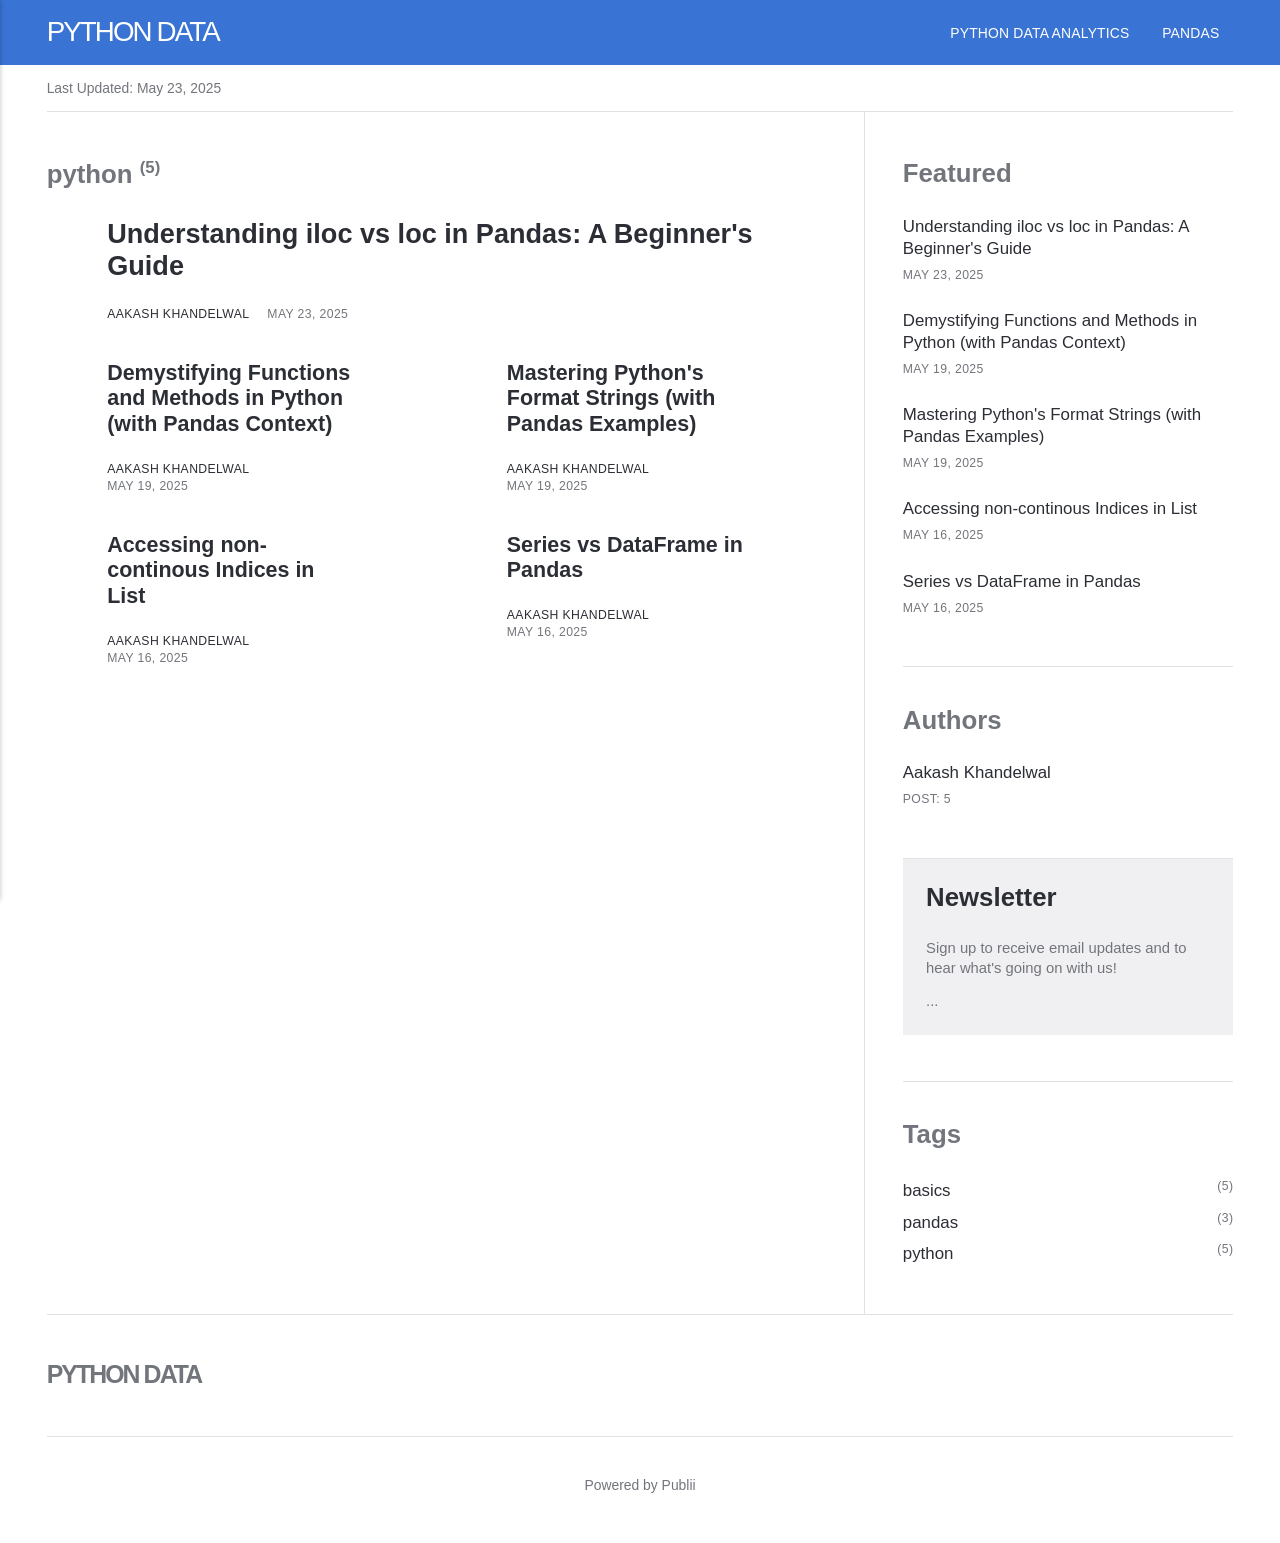
<file: tags/python/index.html>
<!DOCTYPE html><html lang="en-gb"><head><meta charset="utf-8"><meta http-equiv="X-UA-Compatible" content="IE=edge"><meta name="viewport" content="width=device-width,initial-scale=1"><title>Tag: python - Python Data</title><meta name="robots" content="noindex, follow"><meta name="generator" content="Publii Open-Source CMS for Static Site"><link rel="alternate" type="application/atom+xml" href="https://aakashkh.github.io/python_data/feed.xml" title="Python Data - RSS"><link rel="alternate" type="application/json" href="https://aakashkh.github.io/python_data/feed.json" title="Python Data - JSON"><meta property="og:title" content="python"><meta property="og:site_name" content="Python Data"><meta property="og:description" content=""><meta property="og:url" content="https://aakashkh.github.io/python_data/tags/python/"><meta property="og:type" content="website"><link rel="stylesheet" href="https://aakashkh.github.io/python_data/assets/css/style.css?v=7b94ce67b508f2453b2c0cf478d7931b"><script type="application/ld+json">{"@context":"http://schema.org","@type":"Organization","name":"Python Data","url":"https://aakashkh.github.io/python_data/"}</script><style>.u-tag--basics{--badge-bg:#84888E;--badge-txt:#FFFFFF;}.u-tag--pandas{--badge-bg:#84888E;--badge-txt:#FFFFFF;}.u-tag--python{--badge-bg:#84888E;--badge-txt:#FFFFFF;}</style><noscript><style>img[loading]{opacity:1;}</style></noscript></head><body class="tag-template"><header class="topbar" id="js-header"><div class="topbar__inner"><a class="logo" href="https://aakashkh.github.io/python_data/">Python Data</a><nav class="navbar"><button class="navbar__toggle" aria-label="Menu" aria-haspopup="true" aria-expanded="false"><span class="navbar__toggle-box"><span class="navbar__toggle-inner">Menu</span></span></button><ul class="navbar__menu"><li><a href="https://aakashkh.github.io/python_data/first-page.html" target="_self">Python Data Analytics</a></li><li><a href="https://aakashkh.github.io/python_data/session-2-pandas-data-analytics.html" target="_blank">Pandas</a></li></ul></nav></div></header><div class="main-content"><div class="infobar"><div class="infobar__update">Last Updated: <time datetime="2025-05-23T17:48">May 23, 2025</time></div></div><main class="main page page--tag"><div class="page__header"><h1 class="page__title box__title">python <sup>(5)</sup></h1></div><div class="l-grid l-grid--2col-1-4"><article class="c-card"><div class="c-card__wrapper"><header class="u-header"><h2 class="h5 c-card__title"><a href="https://aakashkh.github.io/python_data/understanding-iloc-vs-loc-in-pandas-a-beginners-guide.html">Understanding iloc vs loc in Pandas: A Beginner&#x27;s Guide</a></h2><div class="u-header__meta u-small"><div><a href="https://aakashkh.github.io/python_data/authors/aakash-khandelwal/" title="Aakash Khandelwal">Aakash Khandelwal</a> <time datetime="2025-05-23T17:44">May 23, 2025</time></div></div></header></div></article><article class="c-card"><div class="c-card__wrapper"><header class="u-header"><h2 class="h5 c-card__title"><a href="https://aakashkh.github.io/python_data/python-methods-functions-difference.html">Demystifying Functions and Methods in Python (with Pandas Context)</a></h2><div class="u-header__meta u-small"><div><a href="https://aakashkh.github.io/python_data/authors/aakash-khandelwal/" title="Aakash Khandelwal">Aakash Khandelwal</a> <time datetime="2025-05-19T16:31">May 19, 2025</time></div></div></header></div></article><article class="c-card"><div class="c-card__wrapper"><header class="u-header"><h2 class="h5 c-card__title"><a href="https://aakashkh.github.io/python_data/format-strings-python-pandas.html">Mastering Python&#x27;s Format Strings (with Pandas Examples)</a></h2><div class="u-header__meta u-small"><div><a href="https://aakashkh.github.io/python_data/authors/aakash-khandelwal/" title="Aakash Khandelwal">Aakash Khandelwal</a> <time datetime="2025-05-19T15:22">May 19, 2025</time></div></div></header></div></article><article class="c-card"><div class="c-card__wrapper"><header class="u-header"><h2 class="h5 c-card__title"><a href="https://aakashkh.github.io/python_data/accessing-non-continous-indices-in-list.html">Accessing non-continous Indices in List</a></h2><div class="u-header__meta u-small"><div><a href="https://aakashkh.github.io/python_data/authors/aakash-khandelwal/" title="Aakash Khandelwal">Aakash Khandelwal</a> <time datetime="2025-05-16T15:06">May 16, 2025</time></div></div></header></div></article><article class="c-card"><div class="c-card__wrapper"><header class="u-header"><h2 class="h5 c-card__title"><a href="https://aakashkh.github.io/python_data/series-vs-dataframe-in-pandas.html">Series vs DataFrame in Pandas</a></h2><div class="u-header__meta u-small"><div><a href="https://aakashkh.github.io/python_data/authors/aakash-khandelwal/" title="Aakash Khandelwal">Aakash Khandelwal</a> <time datetime="2025-05-16T13:18">May 16, 2025</time></div></div></header></div></article></div></main><div class="sidebar"><section class="box featured"><h3 class="box__title">Featured</h3><ul class="featured__container"><li class="featured__item"><div><a href="https://aakashkh.github.io/python_data/understanding-iloc-vs-loc-in-pandas-a-beginners-guide.html" class="featured__title">Understanding iloc vs loc in Pandas: A Beginner&#x27;s Guide</a> <time class="u-small" datetime="2025-05-23T17:44">May 23, 2025</time></div></li><li class="featured__item"><div><a href="https://aakashkh.github.io/python_data/python-methods-functions-difference.html" class="featured__title">Demystifying Functions and Methods in Python (with Pandas Context)</a> <time class="u-small" datetime="2025-05-19T16:31">May 19, 2025</time></div></li><li class="featured__item"><div><a href="https://aakashkh.github.io/python_data/format-strings-python-pandas.html" class="featured__title">Mastering Python&#x27;s Format Strings (with Pandas Examples)</a> <time class="u-small" datetime="2025-05-19T15:22">May 19, 2025</time></div></li><li class="featured__item"><div><a href="https://aakashkh.github.io/python_data/accessing-non-continous-indices-in-list.html" class="featured__title">Accessing non-continous Indices in List</a> <time class="u-small" datetime="2025-05-16T15:06">May 16, 2025</time></div></li><li class="featured__item"><div><a href="https://aakashkh.github.io/python_data/series-vs-dataframe-in-pandas.html" class="featured__title">Series vs DataFrame in Pandas</a> <time class="u-small" datetime="2025-05-16T13:18">May 16, 2025</time></div></li></ul></section><section class="box authors"><h3 class="box__title">Authors</h3><ul class="authors__cotainer"><li class="authors__item"><div><a href="https://aakashkh.github.io/python_data/authors/aakash-khandelwal/" class="authors__title">Aakash Khandelwal</a> <span class="u-small">Post: 5</span></div></li></ul></section><section class="newsletter box box--gray"><h3 class="box__title">Newsletter</h3><p class="newsletter__description">Sign up to receive email updates and to hear what's going on with us!</p><form>...</form></section><section class="box"><h3 class="box__title">Tags</h3><ul class="tags"><li><a href="https://aakashkh.github.io/python_data/tags/basics/">basics</a> <span class="u-small">(5)</span></li><li><a href="https://aakashkh.github.io/python_data/tags/pandas/">pandas</a> <span class="u-small">(3)</span></li><li><a href="https://aakashkh.github.io/python_data/tags/python/">python</a> <span class="u-small">(5)</span></li></ul></section></div><footer class="footer"><a class="footer__logo" href="https://aakashkh.github.io/python_data/">Python Data</a><nav><ul class="footer__nav"></ul></nav><div class="footer__copyright">Powered by Publii</div></footer></div><script>window.publiiThemeMenuConfig = {    
        mobileMenuMode: 'sidebar',
        animationSpeed: 300,
        submenuWidth: 'auto',
        doubleClickTime: 500,
        mobileMenuExpandableSubmenus: true, 
        relatedContainerForOverlayMenuSelector: '.navbar',
   };</script><script defer="defer" src="https://aakashkh.github.io/python_data/assets/js/scripts.min.js?v=18a65c58aef57c0287e0f0609f3389a9"></script><script>var images = document.querySelectorAll('img[loading]');

      for (var i = 0; i < images.length; i++) {
         if (images[i].complete) {
               images[i].classList.add('is-loaded');
         } else {
               images[i].addEventListener('load', function () {
                  this.classList.add('is-loaded');
               }, false);
         }
      }</script></body></html>
</file>
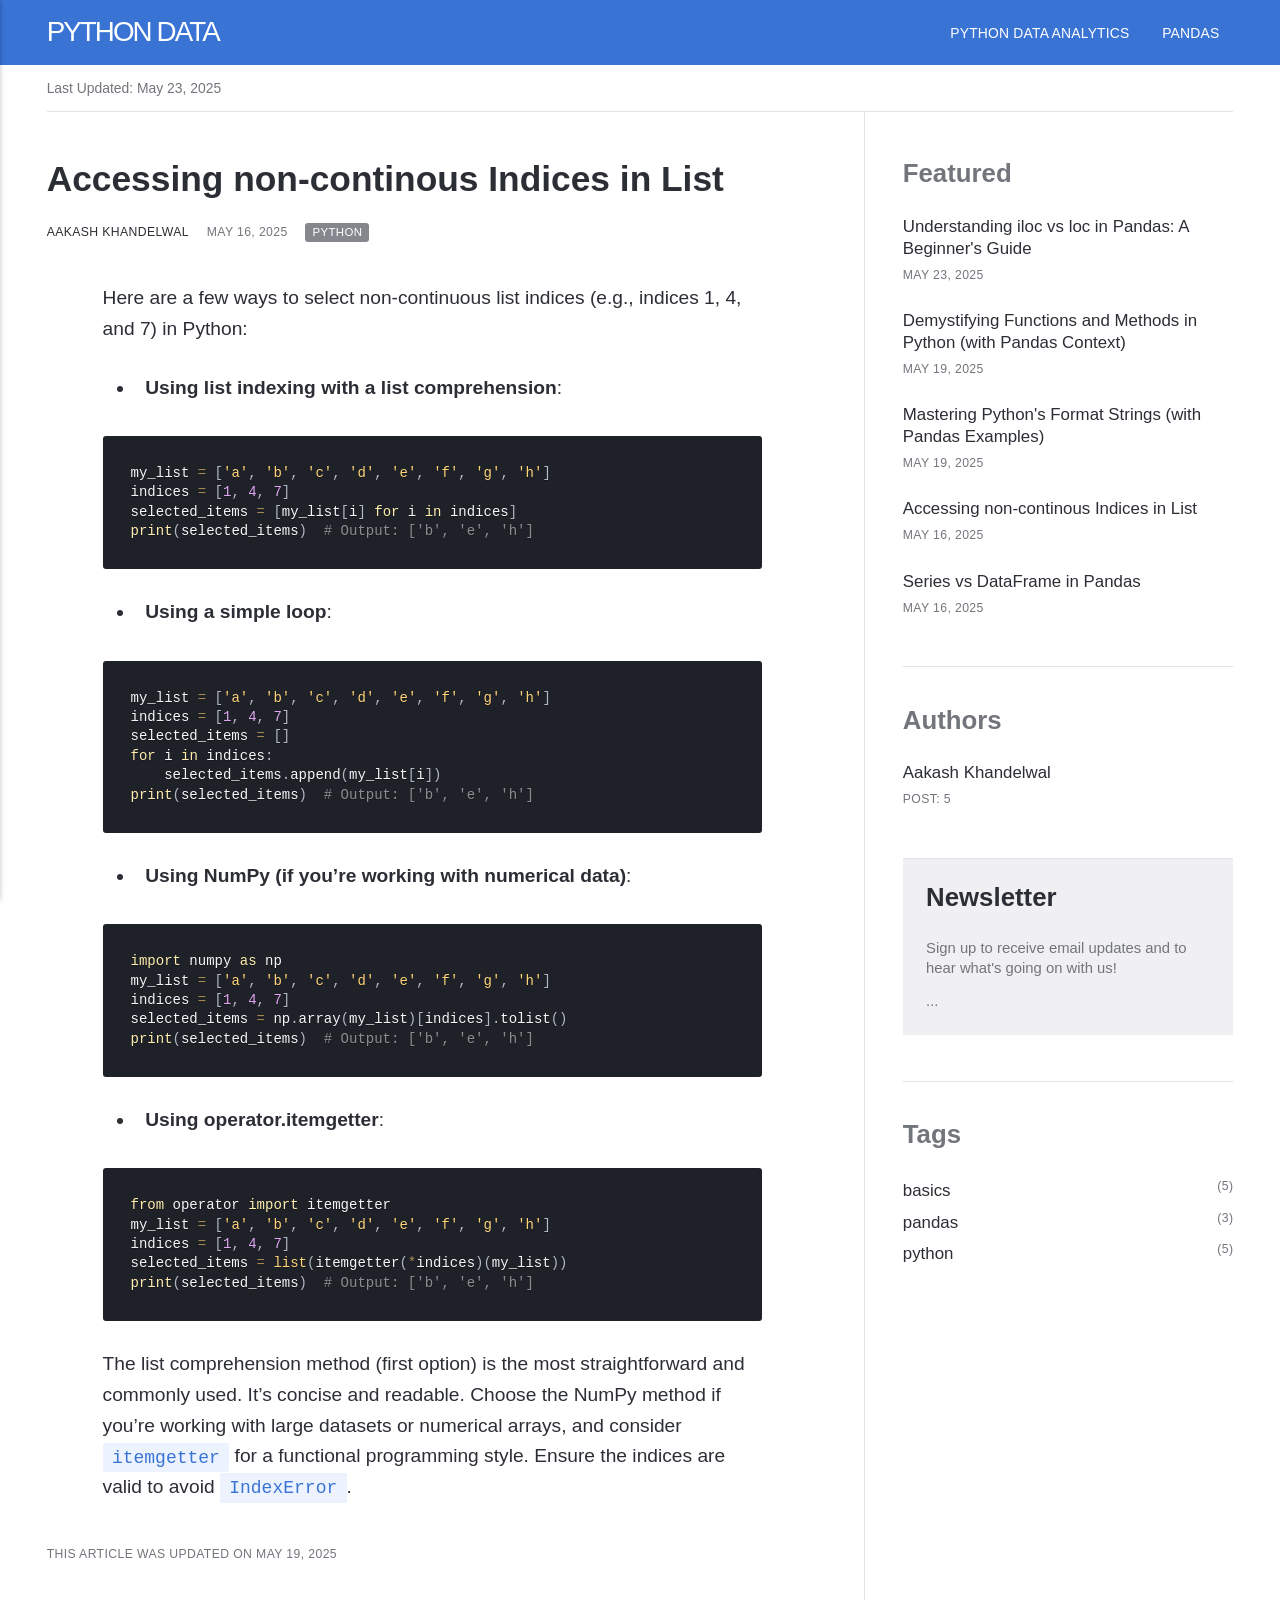
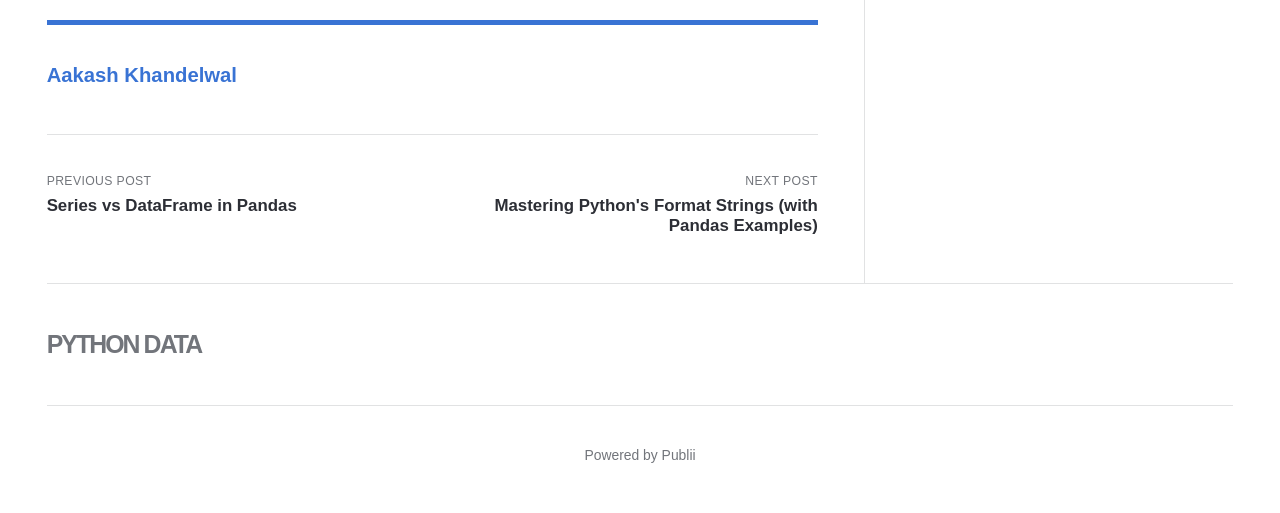
<file: accessing-non-continous-indices-in-list.html>
<!DOCTYPE html><html lang="en-gb"><head><meta charset="utf-8"><meta http-equiv="X-UA-Compatible" content="IE=edge"><meta name="viewport" content="width=device-width,initial-scale=1"><title>Accessing non-continous Indices in List - Python Data</title><meta name="description" content="Here are a few ways to select non-continuous list indices (e.g., indices 1, 4, and 7) in Python: my_list = [&#39;a&#39;, &#39;b&#39;, &#39;c&#39;, &#39;d&#39;, &#39;e&#39;, &#39;f&#39;, &#39;g&#39;, &#39;h&#39;] indices = [1, 4, 7] selected_items = [my_list[i] for i in indices] print(selected_items) # Output: [&#39;b&#39;, &#39;e&#39;,&hellip;"><meta name="generator" content="Publii Open-Source CMS for Static Site"><link rel="stylesheet" href="https://aakashkh.github.io/python_data/media/plugins/syntaxHighlighter/prism-black.css"><link rel="canonical" href="https://aakashkh.github.io/python_data/accessing-non-continous-indices-in-list.html"><link rel="alternate" type="application/atom+xml" href="https://aakashkh.github.io/python_data/feed.xml" title="Python Data - RSS"><link rel="alternate" type="application/json" href="https://aakashkh.github.io/python_data/feed.json" title="Python Data - JSON"><meta property="og:title" content="Accessing non-continous Indices in List"><meta property="og:site_name" content="Python Data"><meta property="og:description" content="Here are a few ways to select non-continuous list indices (e.g., indices 1, 4, and 7) in Python: my_list = [&#39;a&#39;, &#39;b&#39;, &#39;c&#39;, &#39;d&#39;, &#39;e&#39;, &#39;f&#39;, &#39;g&#39;, &#39;h&#39;] indices = [1, 4, 7] selected_items = [my_list[i] for i in indices] print(selected_items) # Output: [&#39;b&#39;, &#39;e&#39;,&hellip;"><meta property="og:url" content="https://aakashkh.github.io/python_data/accessing-non-continous-indices-in-list.html"><meta property="og:type" content="article"><link rel="stylesheet" href="https://aakashkh.github.io/python_data/assets/css/style.css?v=7b94ce67b508f2453b2c0cf478d7931b"><script type="application/ld+json">{"@context":"http://schema.org","@type":"Article","mainEntityOfPage":{"@type":"WebPage","@id":"https://aakashkh.github.io/python_data/accessing-non-continous-indices-in-list.html"},"headline":"Accessing non-continous Indices in List","datePublished":"2025-05-16T15:06+05:30","dateModified":"2025-05-19T16:24+05:30","description":"Here are a few ways to select non-continuous list indices (e.g., indices 1, 4, and 7) in Python: my_list = [&#39;a&#39;, &#39;b&#39;, &#39;c&#39;, &#39;d&#39;, &#39;e&#39;, &#39;f&#39;, &#39;g&#39;, &#39;h&#39;] indices = [1, 4, 7] selected_items = [my_list[i] for i in indices] print(selected_items) # Output: [&#39;b&#39;, &#39;e&#39;,&hellip;","author":{"@type":"Person","name":"Aakash Khandelwal","url":"https://aakashkh.github.io/python_data/authors/aakash-khandelwal/"},"publisher":{"@type":"Organization","name":"Aakash Khandelwal"}}</script><style>.u-tag--basics{--badge-bg:#84888E;--badge-txt:#FFFFFF;}.u-tag--pandas{--badge-bg:#84888E;--badge-txt:#FFFFFF;}.u-tag--python{--badge-bg:#84888E;--badge-txt:#FFFFFF;}</style><noscript><style>img[loading]{opacity:1;}</style></noscript></head><body class="post-template"><header class="topbar" id="js-header"><div class="topbar__inner"><a class="logo" href="https://aakashkh.github.io/python_data/">Python Data</a><nav class="navbar"><button class="navbar__toggle" aria-label="Menu" aria-haspopup="true" aria-expanded="false"><span class="navbar__toggle-box"><span class="navbar__toggle-inner">Menu</span></span></button><ul class="navbar__menu"><li><a href="https://aakashkh.github.io/python_data/first-page.html" target="_self">Python Data Analytics</a></li><li><a href="https://aakashkh.github.io/python_data/session-2-pandas-data-analytics.html" target="_blank">Pandas</a></li></ul></nav></div></header><div class="main-content"><div class="infobar"><div class="infobar__update">Last Updated: <time datetime="2025-05-23T17:48">May 23, 2025</time></div></div><main class="main post"><article class="content"><header class="u-header content__header"><h1>Accessing non-continous Indices in List</h1><div class="u-header__meta u-small"><div><a href="https://aakashkh.github.io/python_data/authors/aakash-khandelwal/" title="Aakash Khandelwal">Aakash Khandelwal</a> <time datetime="2025-05-16T15:06">May 16, 2025 </time><a href="https://aakashkh.github.io/python_data/tags/python/" class="u-tag u-tag--python">python</a></div></div></header><div class="content__entry u-inner"><p>Here are a few ways to select non-continuous list indices (e.g., indices 1, 4, and 7) in Python:</p><ul><li><strong>Using list indexing with a list comprehension</strong>:</li></ul><pre><code class="language-python">my_list = [&#39;a&#39;, &#39;b&#39;, &#39;c&#39;, &#39;d&#39;, &#39;e&#39;, &#39;f&#39;, &#39;g&#39;, &#39;h&#39;]
indices = [1, 4, 7]
selected_items = [my_list[i] for i in indices]
print(selected_items)  # Output: [&#39;b&#39;, &#39;e&#39;, &#39;h&#39;]
</code></pre><ul><li><strong>Using a simple loop</strong>:</li></ul><pre><code class="language-python">my_list = [&#39;a&#39;, &#39;b&#39;, &#39;c&#39;, &#39;d&#39;, &#39;e&#39;, &#39;f&#39;, &#39;g&#39;, &#39;h&#39;]
indices = [1, 4, 7]
selected_items = []
for i in indices:
    selected_items.append(my_list[i])
print(selected_items)  # Output: [&#39;b&#39;, &#39;e&#39;, &#39;h&#39;]
</code></pre><ul><li><strong>Using NumPy (if you’re working with numerical data)</strong>:</li></ul><pre><code class="language-python">import numpy as np
my_list = [&#39;a&#39;, &#39;b&#39;, &#39;c&#39;, &#39;d&#39;, &#39;e&#39;, &#39;f&#39;, &#39;g&#39;, &#39;h&#39;]
indices = [1, 4, 7]
selected_items = np.array(my_list)[indices].tolist()
print(selected_items)  # Output: [&#39;b&#39;, &#39;e&#39;, &#39;h&#39;]
</code></pre><ul><li><strong>Using operator.itemgetter</strong>:</li></ul><pre><code class="language-python">from operator import itemgetter
my_list = [&#39;a&#39;, &#39;b&#39;, &#39;c&#39;, &#39;d&#39;, &#39;e&#39;, &#39;f&#39;, &#39;g&#39;, &#39;h&#39;]
indices = [1, 4, 7]
selected_items = list(itemgetter(*indices)(my_list))
print(selected_items)  # Output: [&#39;b&#39;, &#39;e&#39;, &#39;h&#39;]
</code></pre><p>The list comprehension method (first option) is the most straightforward and commonly used. It’s concise and readable. Choose the NumPy method if you’re working with large datasets or numerical arrays, and consider <code>itemgetter</code> for a functional programming style. Ensure the indices are valid to avoid <code>IndexError</code>.</p></div><aside class="content__aside"><div class="content__last-updated u-small">This article was updated on May 19, 2025</div><div class="content__share"></div></aside><footer class="content__footer"><div class="content__bio box"><div><h4 class="h6"><a href="https://aakashkh.github.io/python_data/authors/aakash-khandelwal/" title="Aakash Khandelwal">Aakash Khandelwal</a></h4></div></div><nav class="content__nav box"><div class="content__nav__prev"><a href="https://aakashkh.github.io/python_data/series-vs-dataframe-in-pandas.html" class="content__nav__link" rel="prev"><div class="u-small">Previous Post<h5>Series vs DataFrame in Pandas</h5></div></a></div><div class="content__nav__next"><a href="https://aakashkh.github.io/python_data/format-strings-python-pandas.html" class="content__nav__link" rel="next"><div class="u-small">Next Post<h5>Mastering Python&#x27;s Format Strings (with Pandas Examples)</h5></div></a></div></nav></footer></article></main><div class="sidebar"><section class="box featured"><h3 class="box__title">Featured</h3><ul class="featured__container"><li class="featured__item"><div><a href="https://aakashkh.github.io/python_data/understanding-iloc-vs-loc-in-pandas-a-beginners-guide.html" class="featured__title">Understanding iloc vs loc in Pandas: A Beginner&#x27;s Guide</a> <time class="u-small" datetime="2025-05-23T17:44">May 23, 2025</time></div></li><li class="featured__item"><div><a href="https://aakashkh.github.io/python_data/python-methods-functions-difference.html" class="featured__title">Demystifying Functions and Methods in Python (with Pandas Context)</a> <time class="u-small" datetime="2025-05-19T16:31">May 19, 2025</time></div></li><li class="featured__item"><div><a href="https://aakashkh.github.io/python_data/format-strings-python-pandas.html" class="featured__title">Mastering Python&#x27;s Format Strings (with Pandas Examples)</a> <time class="u-small" datetime="2025-05-19T15:22">May 19, 2025</time></div></li><li class="featured__item"><div><a href="https://aakashkh.github.io/python_data/accessing-non-continous-indices-in-list.html" class="featured__title">Accessing non-continous Indices in List</a> <time class="u-small" datetime="2025-05-16T15:06">May 16, 2025</time></div></li><li class="featured__item"><div><a href="https://aakashkh.github.io/python_data/series-vs-dataframe-in-pandas.html" class="featured__title">Series vs DataFrame in Pandas</a> <time class="u-small" datetime="2025-05-16T13:18">May 16, 2025</time></div></li></ul></section><section class="box authors"><h3 class="box__title">Authors</h3><ul class="authors__cotainer"><li class="authors__item"><div><a href="https://aakashkh.github.io/python_data/authors/aakash-khandelwal/" class="authors__title">Aakash Khandelwal</a> <span class="u-small">Post: 5</span></div></li></ul></section><section class="newsletter box box--gray"><h3 class="box__title">Newsletter</h3><p class="newsletter__description">Sign up to receive email updates and to hear what's going on with us!</p><form>...</form></section><section class="box"><h3 class="box__title">Tags</h3><ul class="tags"><li><a href="https://aakashkh.github.io/python_data/tags/basics/">basics</a> <span class="u-small">(5)</span></li><li><a href="https://aakashkh.github.io/python_data/tags/pandas/">pandas</a> <span class="u-small">(3)</span></li><li><a href="https://aakashkh.github.io/python_data/tags/python/">python</a> <span class="u-small">(5)</span></li></ul></section></div><footer class="footer"><a class="footer__logo" href="https://aakashkh.github.io/python_data/">Python Data</a><nav><ul class="footer__nav"></ul></nav><div class="footer__copyright">Powered by Publii</div></footer></div><script>window.publiiThemeMenuConfig = {    
        mobileMenuMode: 'sidebar',
        animationSpeed: 300,
        submenuWidth: 'auto',
        doubleClickTime: 500,
        mobileMenuExpandableSubmenus: true, 
        relatedContainerForOverlayMenuSelector: '.navbar',
   };</script><script defer="defer" src="https://aakashkh.github.io/python_data/assets/js/scripts.min.js?v=18a65c58aef57c0287e0f0609f3389a9"></script><script>var images = document.querySelectorAll('img[loading]');

      for (var i = 0; i < images.length; i++) {
         if (images[i].complete) {
               images[i].classList.add('is-loaded');
         } else {
               images[i].addEventListener('load', function () {
                  this.classList.add('is-loaded');
               }, false);
         }
      }</script><script defer="defer" src="https://aakashkh.github.io/python_data/media/plugins/syntaxHighlighter/prism.js"></script><script defer="defer" src="https://aakashkh.github.io/python_data/media/plugins/syntaxHighlighter/prism-line-numbers.min.js"></script><script defer="defer" src="https://aakashkh.github.io/python_data/media/plugins/syntaxHighlighter/clipboard.min.js"></script><script defer="defer" src="https://aakashkh.github.io/python_data/media/plugins/syntaxHighlighter/prism-copy-to-clipboard.min.js"></script></body></html>
</file>
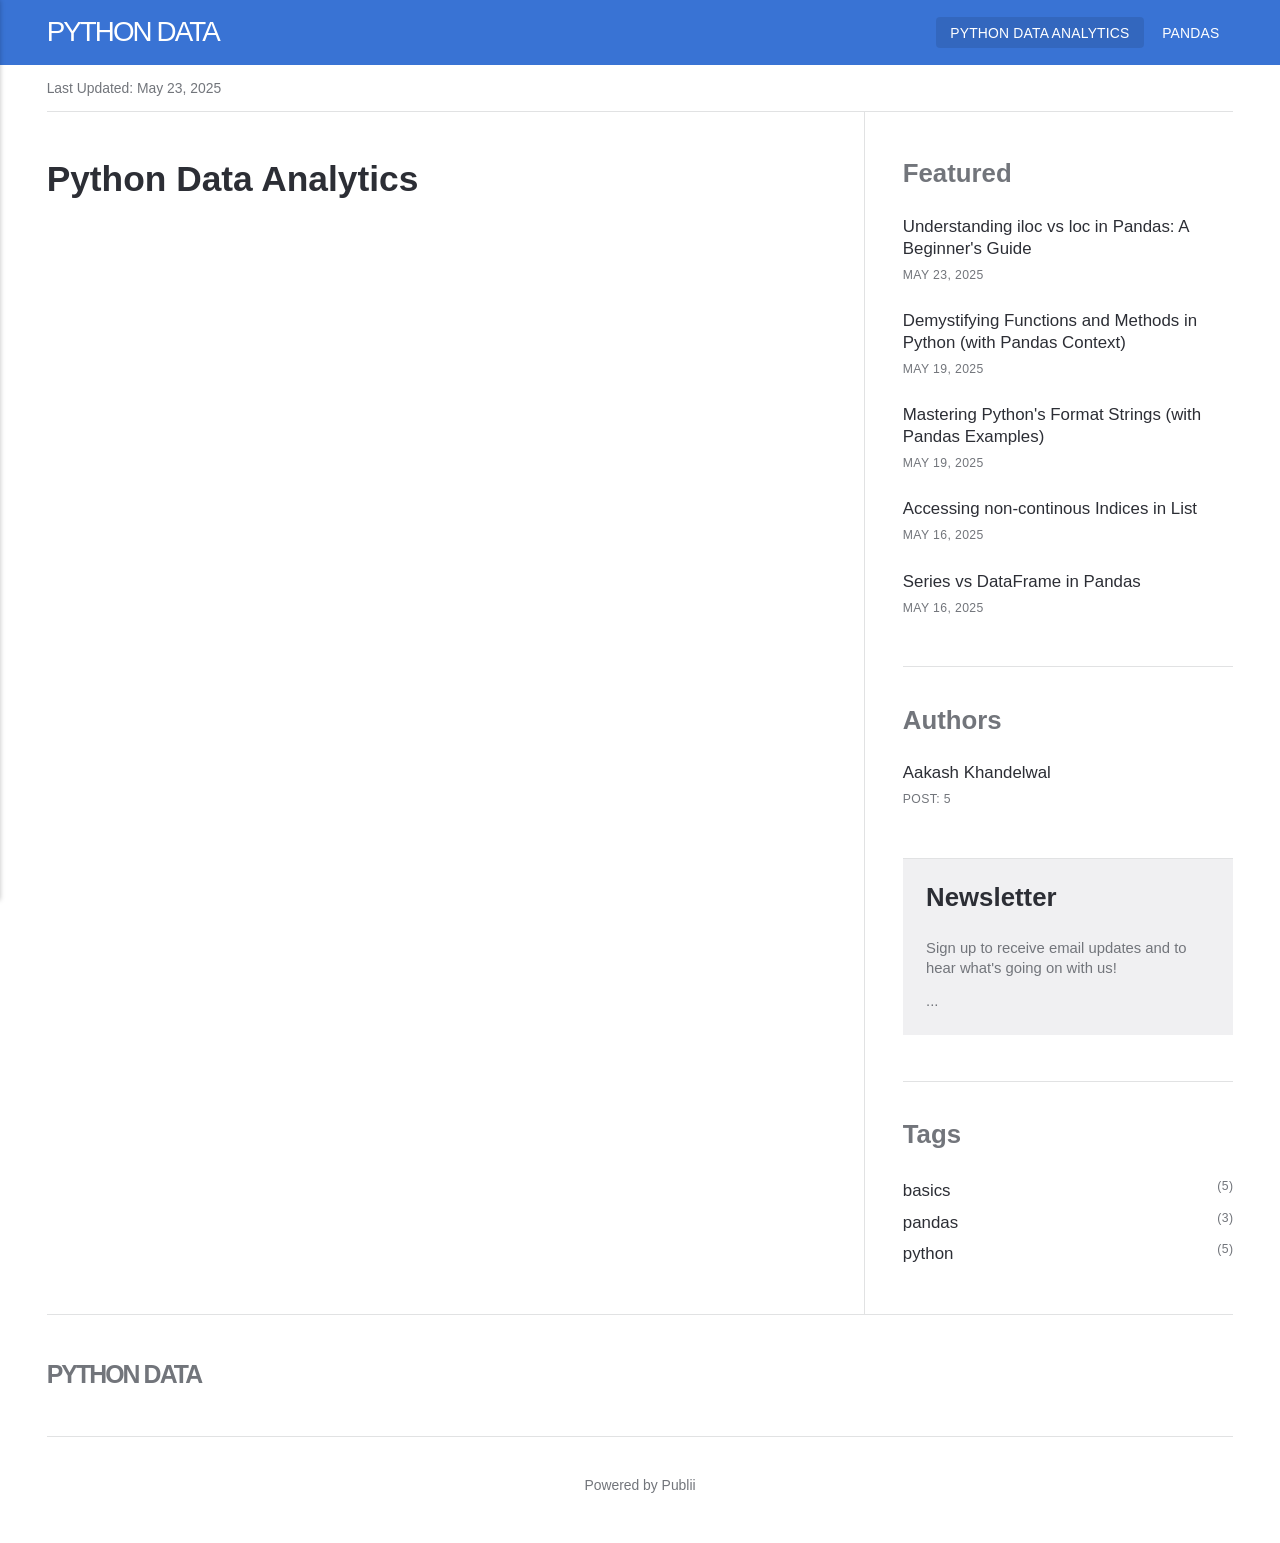
<file: first-page.html>
<!DOCTYPE html><html lang="en-gb"><head><meta charset="utf-8"><meta http-equiv="X-UA-Compatible" content="IE=edge"><meta name="viewport" content="width=device-width,initial-scale=1"><title>Python Data Analytics - Python Data</title><meta name="generator" content="Publii Open-Source CMS for Static Site"><link rel="stylesheet" href="https://aakashkh.github.io/python_data/media/plugins/syntaxHighlighter/prism-black.css"><link rel="canonical" href="https://aakashkh.github.io/python_data/first-page.html"><link rel="alternate" type="application/atom+xml" href="https://aakashkh.github.io/python_data/feed.xml" title="Python Data - RSS"><link rel="alternate" type="application/json" href="https://aakashkh.github.io/python_data/feed.json" title="Python Data - JSON"><meta property="og:title" content="Python Data Analytics"><meta property="og:site_name" content="Python Data"><meta property="og:description" content=""><meta property="og:url" content="https://aakashkh.github.io/python_data/first-page.html"><meta property="og:type" content="article"><link rel="stylesheet" href="https://aakashkh.github.io/python_data/assets/css/style.css?v=7b94ce67b508f2453b2c0cf478d7931b"><script type="application/ld+json">{"@context":"http://schema.org","@type":"Article","mainEntityOfPage":{"@type":"WebPage","@id":"https://aakashkh.github.io/python_data/first-page.html"},"headline":"Python Data Analytics","datePublished":"2025-05-16T13:05+05:30","dateModified":"2025-05-23T12:37+05:30","description":"","author":{"@type":"Person","name":"Aakash Khandelwal","url":"https://aakashkh.github.io/python_data/authors/aakash-khandelwal/"},"publisher":{"@type":"Organization","name":"Aakash Khandelwal"}}</script><style>.u-tag--basics{--badge-bg:#84888E;--badge-txt:#FFFFFF;}.u-tag--pandas{--badge-bg:#84888E;--badge-txt:#FFFFFF;}.u-tag--python{--badge-bg:#84888E;--badge-txt:#FFFFFF;}</style><noscript><style>img[loading]{opacity:1;}</style></noscript></head><body class="page-template"><header class="topbar" id="js-header"><div class="topbar__inner"><a class="logo" href="https://aakashkh.github.io/python_data/">Python Data</a><nav class="navbar"><button class="navbar__toggle" aria-label="Menu" aria-haspopup="true" aria-expanded="false"><span class="navbar__toggle-box"><span class="navbar__toggle-inner">Menu</span></span></button><ul class="navbar__menu"><li class="active"><a href="https://aakashkh.github.io/python_data/first-page.html" target="_self">Python Data Analytics</a></li><li><a href="https://aakashkh.github.io/python_data/session-2-pandas-data-analytics.html" target="_blank">Pandas</a></li></ul></nav></div></header><div class="main-content"><div class="infobar"><div class="infobar__update">Last Updated: <time datetime="2025-05-23T17:48">May 23, 2025</time></div></div><main class="main page"><article class="content"><header class="u-header content__header"><h1>Python Data Analytics</h1></header><div class="content__entry u-inner"></div></article></main><div class="sidebar"><section class="box featured"><h3 class="box__title">Featured</h3><ul class="featured__container"><li class="featured__item"><div><a href="https://aakashkh.github.io/python_data/understanding-iloc-vs-loc-in-pandas-a-beginners-guide.html" class="featured__title">Understanding iloc vs loc in Pandas: A Beginner&#x27;s Guide</a> <time class="u-small" datetime="2025-05-23T17:44">May 23, 2025</time></div></li><li class="featured__item"><div><a href="https://aakashkh.github.io/python_data/python-methods-functions-difference.html" class="featured__title">Demystifying Functions and Methods in Python (with Pandas Context)</a> <time class="u-small" datetime="2025-05-19T16:31">May 19, 2025</time></div></li><li class="featured__item"><div><a href="https://aakashkh.github.io/python_data/format-strings-python-pandas.html" class="featured__title">Mastering Python&#x27;s Format Strings (with Pandas Examples)</a> <time class="u-small" datetime="2025-05-19T15:22">May 19, 2025</time></div></li><li class="featured__item"><div><a href="https://aakashkh.github.io/python_data/accessing-non-continous-indices-in-list.html" class="featured__title">Accessing non-continous Indices in List</a> <time class="u-small" datetime="2025-05-16T15:06">May 16, 2025</time></div></li><li class="featured__item"><div><a href="https://aakashkh.github.io/python_data/series-vs-dataframe-in-pandas.html" class="featured__title">Series vs DataFrame in Pandas</a> <time class="u-small" datetime="2025-05-16T13:18">May 16, 2025</time></div></li></ul></section><section class="box authors"><h3 class="box__title">Authors</h3><ul class="authors__cotainer"><li class="authors__item"><div><a href="https://aakashkh.github.io/python_data/authors/aakash-khandelwal/" class="authors__title">Aakash Khandelwal</a> <span class="u-small">Post: 5</span></div></li></ul></section><section class="newsletter box box--gray"><h3 class="box__title">Newsletter</h3><p class="newsletter__description">Sign up to receive email updates and to hear what's going on with us!</p><form>...</form></section><section class="box"><h3 class="box__title">Tags</h3><ul class="tags"><li><a href="https://aakashkh.github.io/python_data/tags/basics/">basics</a> <span class="u-small">(5)</span></li><li><a href="https://aakashkh.github.io/python_data/tags/pandas/">pandas</a> <span class="u-small">(3)</span></li><li><a href="https://aakashkh.github.io/python_data/tags/python/">python</a> <span class="u-small">(5)</span></li></ul></section></div><footer class="footer"><a class="footer__logo" href="https://aakashkh.github.io/python_data/">Python Data</a><nav><ul class="footer__nav"></ul></nav><div class="footer__copyright">Powered by Publii</div></footer></div><script>window.publiiThemeMenuConfig = {    
        mobileMenuMode: 'sidebar',
        animationSpeed: 300,
        submenuWidth: 'auto',
        doubleClickTime: 500,
        mobileMenuExpandableSubmenus: true, 
        relatedContainerForOverlayMenuSelector: '.navbar',
   };</script><script defer="defer" src="https://aakashkh.github.io/python_data/assets/js/scripts.min.js?v=18a65c58aef57c0287e0f0609f3389a9"></script><script>var images = document.querySelectorAll('img[loading]');

      for (var i = 0; i < images.length; i++) {
         if (images[i].complete) {
               images[i].classList.add('is-loaded');
         } else {
               images[i].addEventListener('load', function () {
                  this.classList.add('is-loaded');
               }, false);
         }
      }</script><script defer="defer" src="https://aakashkh.github.io/python_data/media/plugins/syntaxHighlighter/prism.js"></script><script defer="defer" src="https://aakashkh.github.io/python_data/media/plugins/syntaxHighlighter/prism-line-numbers.min.js"></script><script defer="defer" src="https://aakashkh.github.io/python_data/media/plugins/syntaxHighlighter/clipboard.min.js"></script><script defer="defer" src="https://aakashkh.github.io/python_data/media/plugins/syntaxHighlighter/prism-copy-to-clipboard.min.js"></script></body></html>
</file>
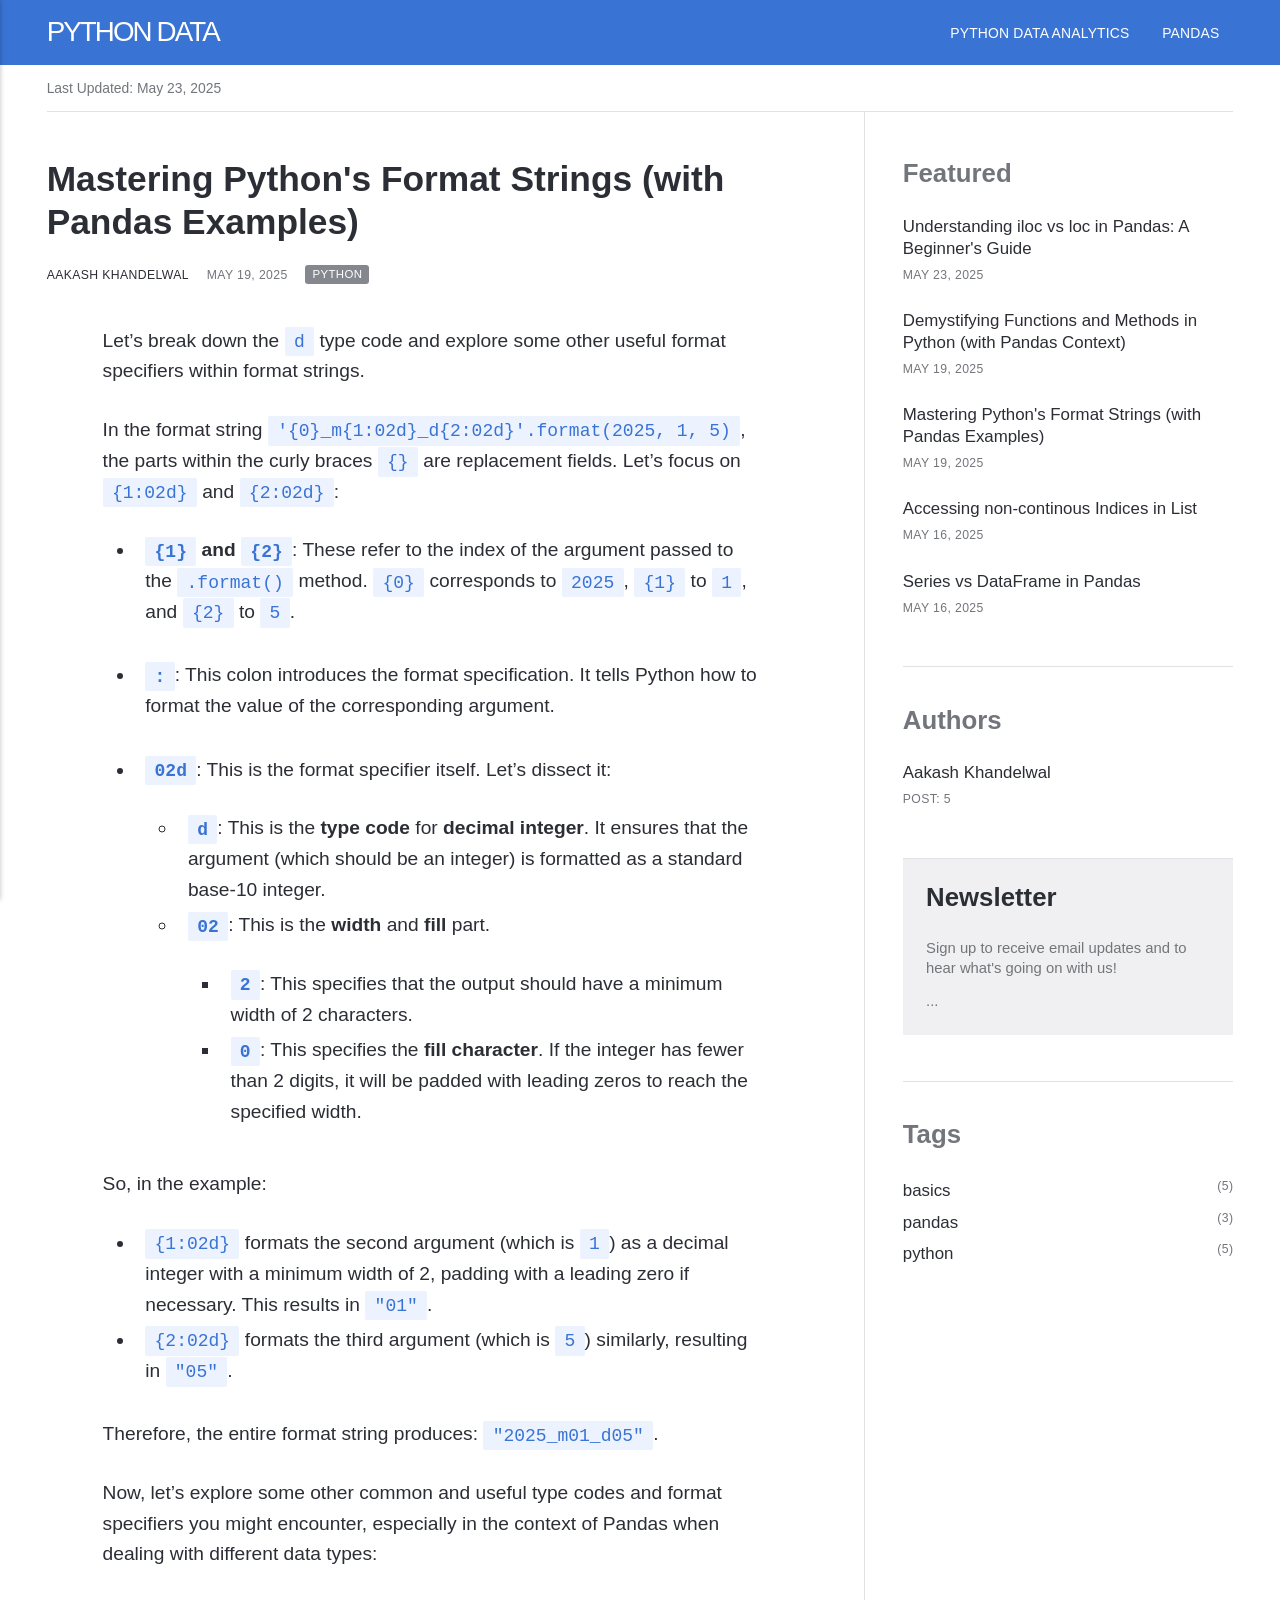
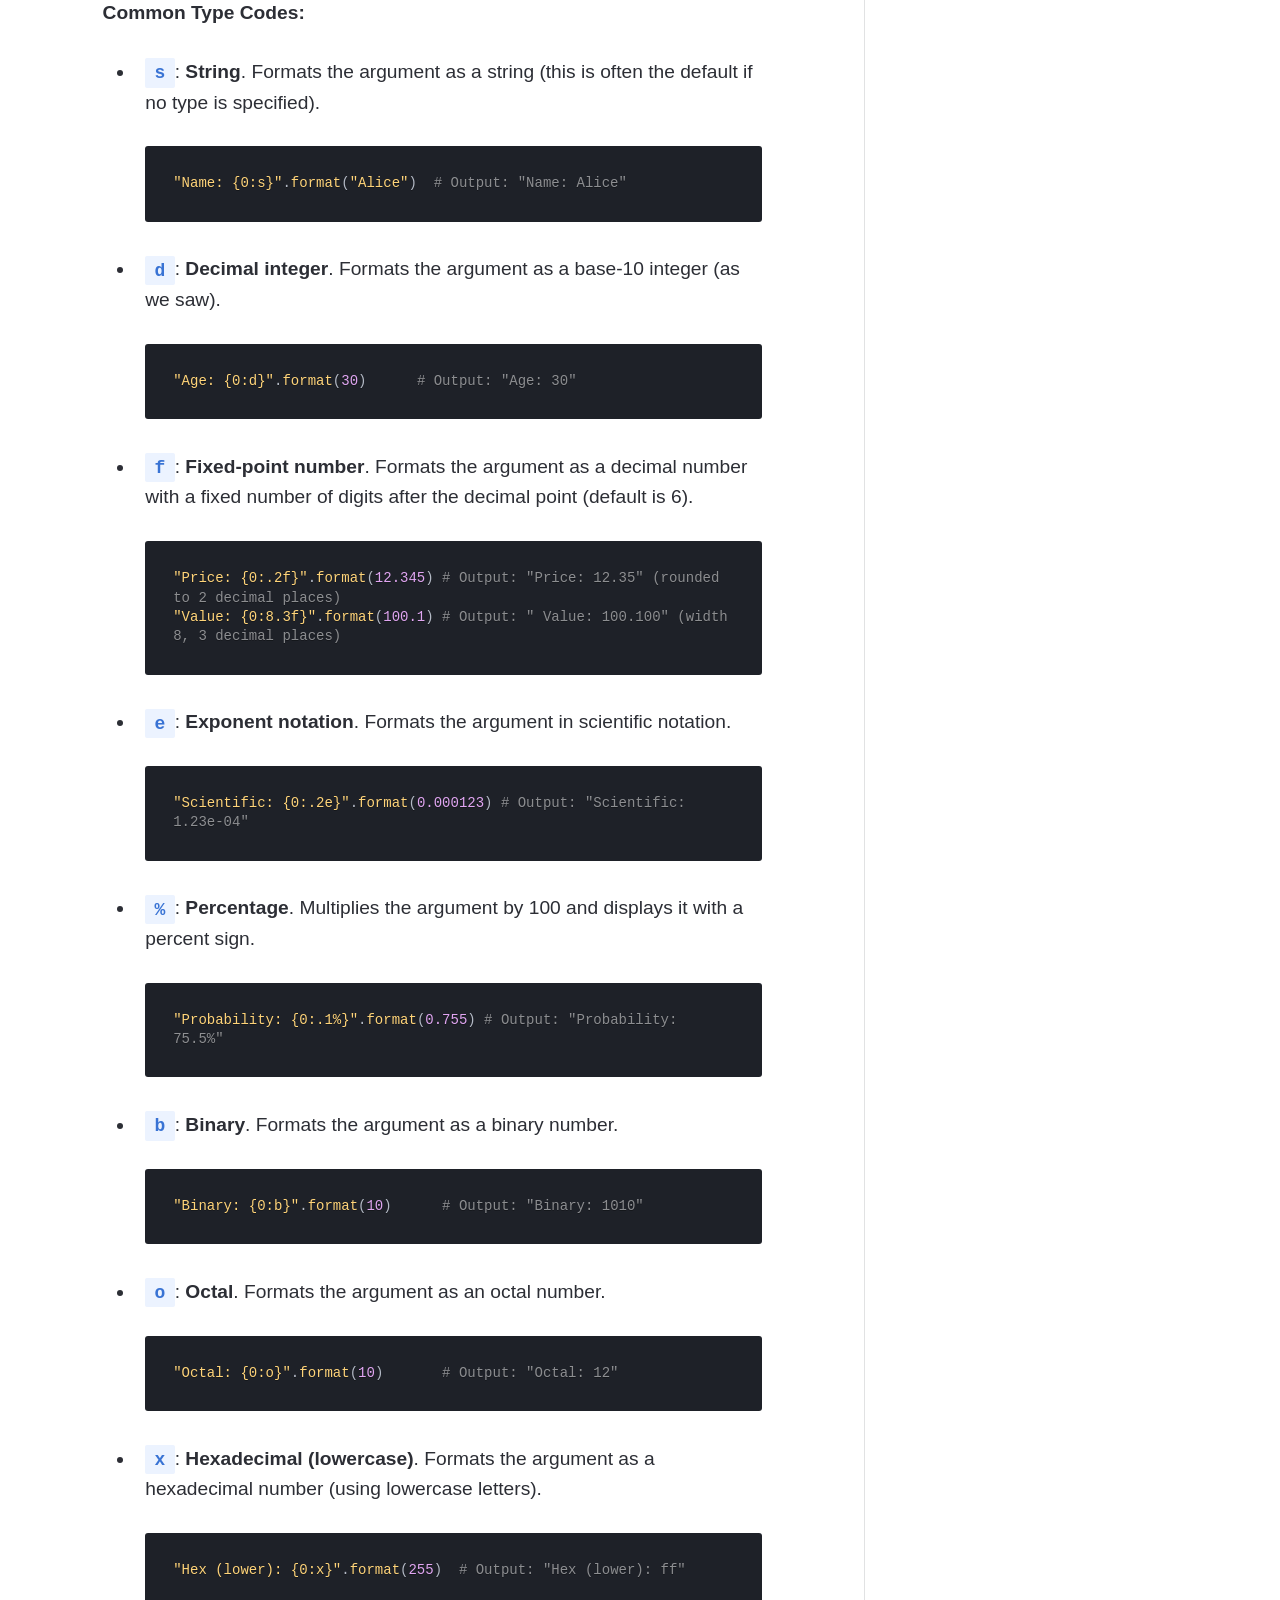
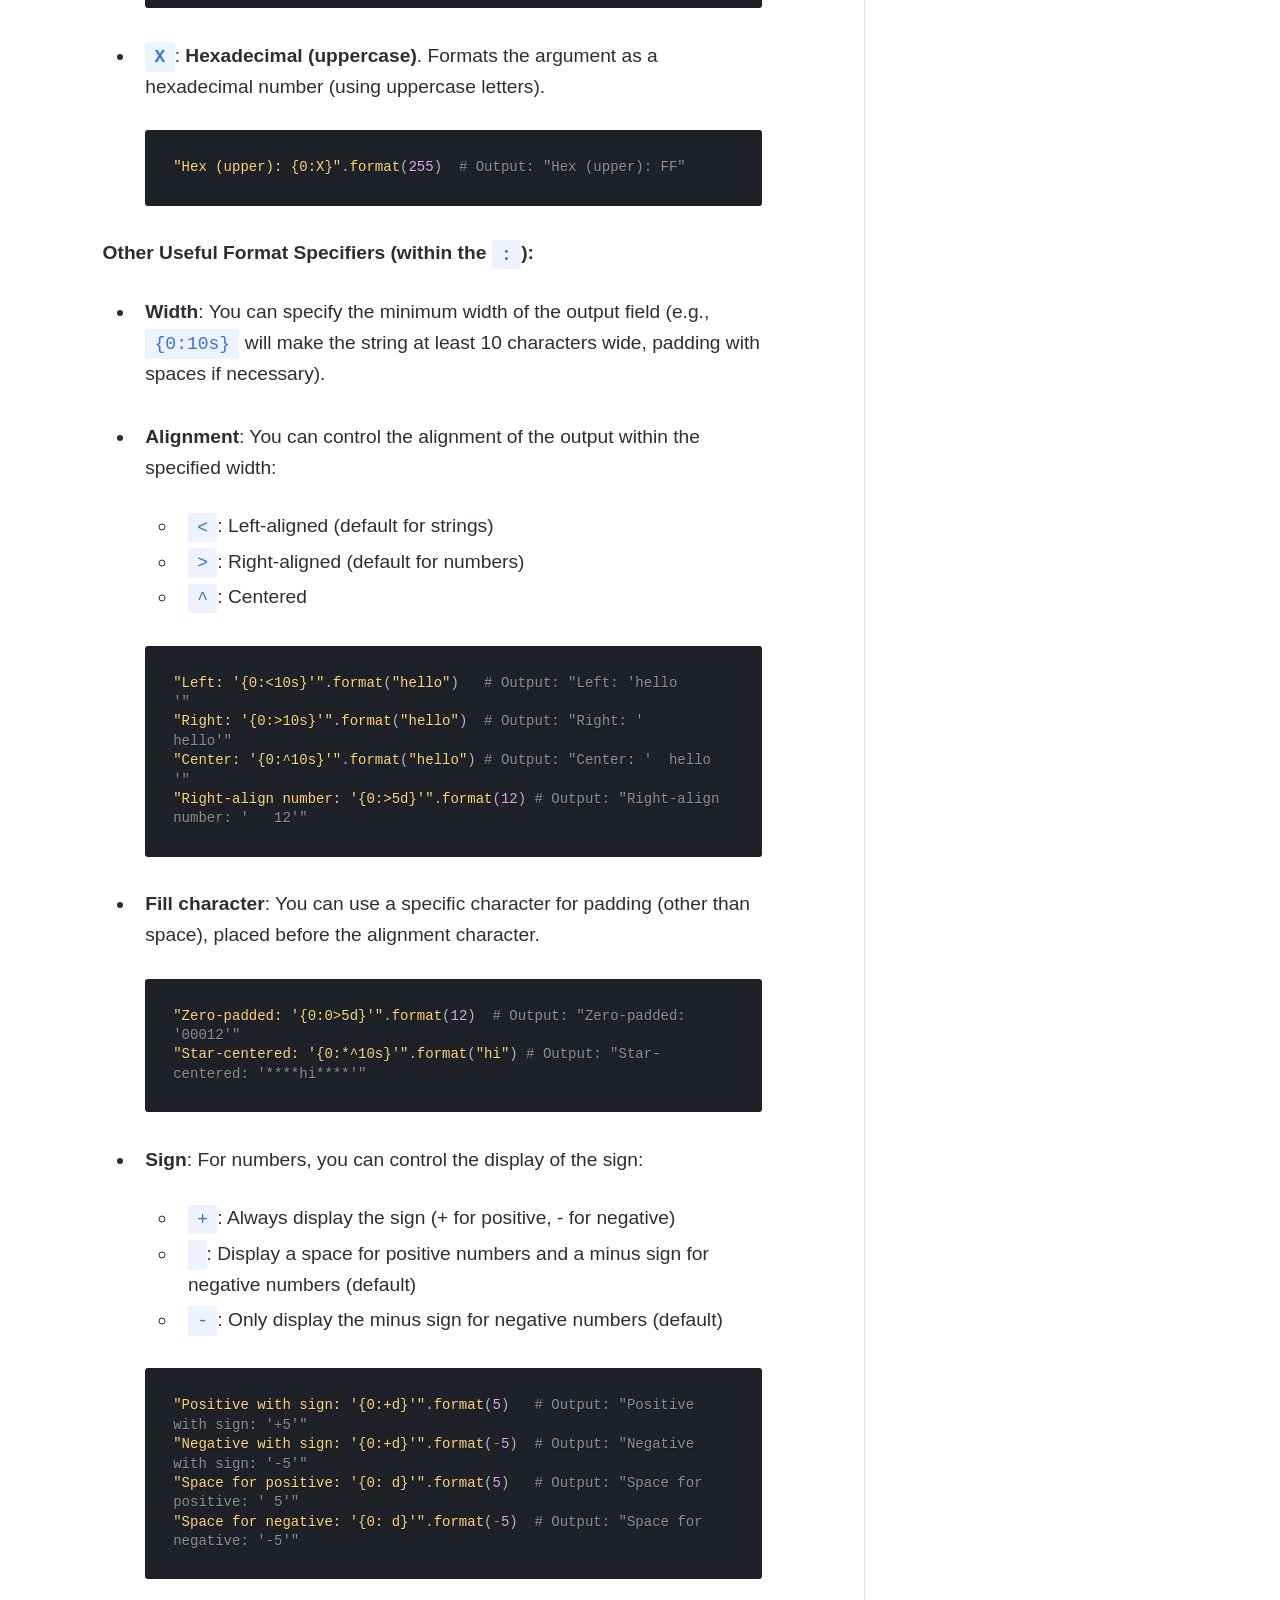
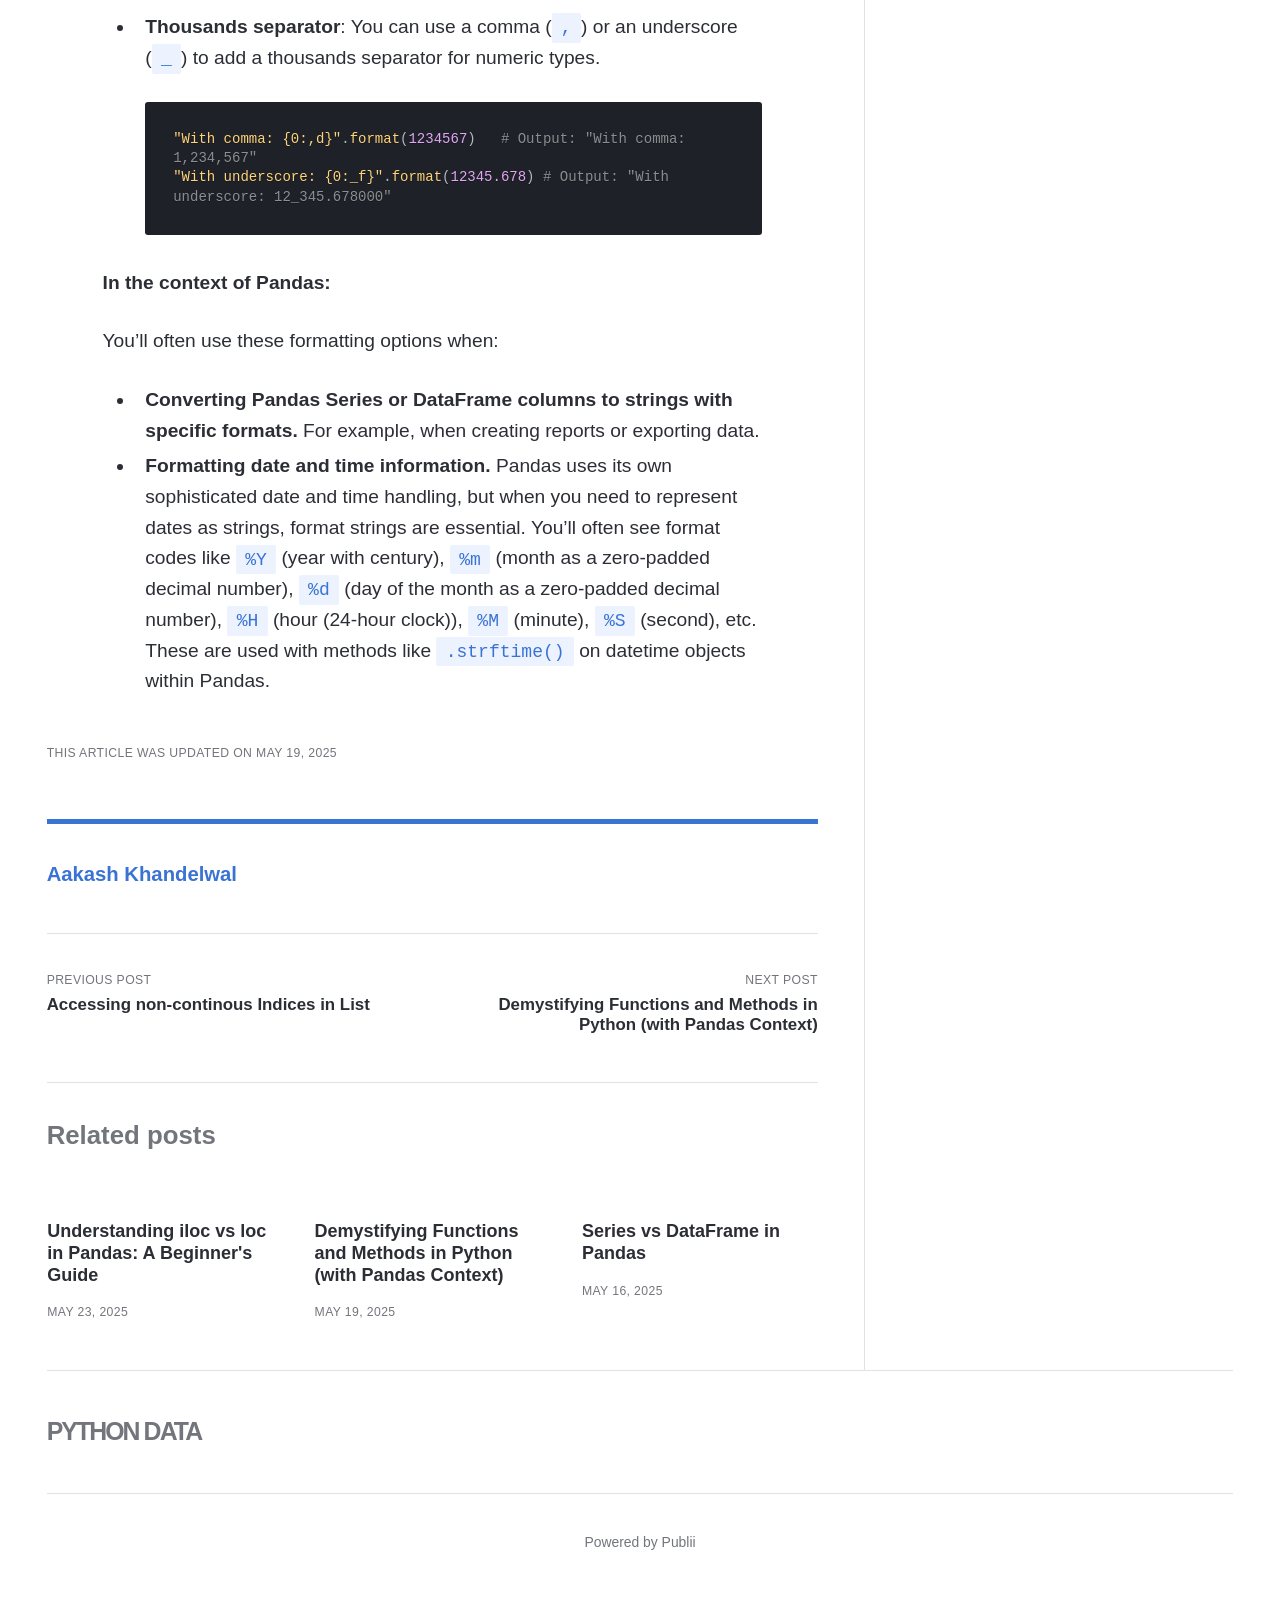
<file: format-strings-python-pandas.html>
<!DOCTYPE html><html lang="en-gb"><head><meta charset="utf-8"><meta http-equiv="X-UA-Compatible" content="IE=edge"><meta name="viewport" content="width=device-width,initial-scale=1"><title>Understanding Python String Formatting (with Pandas Relevance)</title><meta name="description" content="Python string formatting guide using .format(). Learn type codes (d, s, f), alignment, padding. See practical Pandas examples for cleaner data output."><meta name="generator" content="Publii Open-Source CMS for Static Site"><link rel="stylesheet" href="https://aakashkh.github.io/python_data/media/plugins/syntaxHighlighter/prism-black.css"><link rel="canonical" href="https://aakashkh.github.io/python_data/format-strings-python-pandas.html"><link rel="alternate" type="application/atom+xml" href="https://aakashkh.github.io/python_data/feed.xml" title="Python Data - RSS"><link rel="alternate" type="application/json" href="https://aakashkh.github.io/python_data/feed.json" title="Python Data - JSON"><meta property="og:title" content="Mastering Python's Format Strings (with Pandas Examples)"><meta property="og:site_name" content="Python Data"><meta property="og:description" content="Python string formatting guide using .format(). Learn type codes (d, s, f), alignment, padding. See practical Pandas examples for cleaner data output."><meta property="og:url" content="https://aakashkh.github.io/python_data/format-strings-python-pandas.html"><meta property="og:type" content="article"><link rel="stylesheet" href="https://aakashkh.github.io/python_data/assets/css/style.css?v=7b94ce67b508f2453b2c0cf478d7931b"><script type="application/ld+json">{"@context":"http://schema.org","@type":"Article","mainEntityOfPage":{"@type":"WebPage","@id":"https://aakashkh.github.io/python_data/format-strings-python-pandas.html"},"headline":"Mastering Python's Format Strings (with Pandas Examples)","datePublished":"2025-05-19T15:22+05:30","dateModified":"2025-05-19T16:24+05:30","description":"Python string formatting guide using .format(). Learn type codes (d, s, f), alignment, padding. See practical Pandas examples for cleaner data output.","author":{"@type":"Person","name":"Aakash Khandelwal","url":"https://aakashkh.github.io/python_data/authors/aakash-khandelwal/"},"publisher":{"@type":"Organization","name":"Aakash Khandelwal"}}</script><style>.u-tag--basics{--badge-bg:#84888E;--badge-txt:#FFFFFF;}.u-tag--pandas{--badge-bg:#84888E;--badge-txt:#FFFFFF;}.u-tag--python{--badge-bg:#84888E;--badge-txt:#FFFFFF;}</style><noscript><style>img[loading]{opacity:1;}</style></noscript></head><body class="post-template"><header class="topbar" id="js-header"><div class="topbar__inner"><a class="logo" href="https://aakashkh.github.io/python_data/">Python Data</a><nav class="navbar"><button class="navbar__toggle" aria-label="Menu" aria-haspopup="true" aria-expanded="false"><span class="navbar__toggle-box"><span class="navbar__toggle-inner">Menu</span></span></button><ul class="navbar__menu"><li><a href="https://aakashkh.github.io/python_data/first-page.html" target="_self">Python Data Analytics</a></li><li><a href="https://aakashkh.github.io/python_data/session-2-pandas-data-analytics.html" target="_blank">Pandas</a></li></ul></nav></div></header><div class="main-content"><div class="infobar"><div class="infobar__update">Last Updated: <time datetime="2025-05-23T17:48">May 23, 2025</time></div></div><main class="main post"><article class="content"><header class="u-header content__header"><h1>Mastering Python&#x27;s Format Strings (with Pandas Examples)</h1><div class="u-header__meta u-small"><div><a href="https://aakashkh.github.io/python_data/authors/aakash-khandelwal/" title="Aakash Khandelwal">Aakash Khandelwal</a> <time datetime="2025-05-19T15:22">May 19, 2025 </time><a href="https://aakashkh.github.io/python_data/tags/python/" class="u-tag u-tag--python">python</a></div></div></header><div class="content__entry u-inner"><p>Let’s break down the <code>d</code> type code and explore some other useful format specifiers within format strings.</p><p>In the format string <code>&#39;{0}_m{1:02d}_d{2:02d}&#39;.format(2025, 1, 5)</code>, the parts within the curly braces <code>{}</code> are replacement fields. Let’s focus on <code>{1:02d}</code> and <code>{2:02d}</code>:</p><ul><li><p><strong><code>{1}</code> and <code>{2}</code></strong>: These refer to the index of the argument passed to the <code>.format()</code> method. <code>{0}</code> corresponds to <code>2025</code>, <code>{1}</code> to <code>1</code>, and <code>{2}</code> to <code>5</code>.</p></li><li><p><strong><code>:</code></strong>: This colon introduces the format specification. It tells Python how to format the value of the corresponding argument.</p></li><li><p><strong><code>02d</code></strong>: This is the format specifier itself. Let’s dissect it:</p><ul><li><strong><code>d</code></strong>: This is the <strong>type code</strong> for <strong>decimal integer</strong>. It ensures that the argument (which should be an integer) is formatted as a standard base-10 integer.</li><li><strong><code>02</code></strong>: This is the <strong>width</strong> and <strong>fill</strong> part.<ul><li><strong><code>2</code></strong>: This specifies that the output should have a minimum width of 2 characters.</li><li><strong><code>0</code></strong>: This specifies the <strong>fill character</strong>. If the integer has fewer than 2 digits, it will be padded with leading zeros to reach the specified width.</li></ul></li></ul></li></ul><p>So, in the example:</p><ul><li><code>{1:02d}</code> formats the second argument (which is <code>1</code>) as a decimal integer with a minimum width of 2, padding with a leading zero if necessary. This results in <code>&quot;01&quot;</code>.</li><li><code>{2:02d}</code> formats the third argument (which is <code>5</code>) similarly, resulting in <code>&quot;05&quot;</code>.</li></ul><p>Therefore, the entire format string produces: <code>&quot;2025_m01_d05&quot;</code>.</p><p>Now, let’s explore some other common and useful type codes and format specifiers you might encounter, especially in the context of Pandas when dealing with different data types:</p><p><strong>Common Type Codes:</strong></p><ul><li><p><strong><code>s</code></strong>: <strong>String</strong>. Formats the argument as a string (this is often the default if no type is specified).</p><pre><code class="language-python">&quot;Name: {0:s}&quot;.format(&quot;Alice&quot;)  # Output: &quot;Name: Alice&quot;
</code></pre></li><li><p><strong><code>d</code></strong>: <strong>Decimal integer</strong>. Formats the argument as a base-10 integer (as we saw).</p><pre><code class="language-python">&quot;Age: {0:d}&quot;.format(30)      # Output: &quot;Age: 30&quot;
</code></pre></li><li><p><strong><code>f</code></strong>: <strong>Fixed-point number</strong>. Formats the argument as a decimal number with a fixed number of digits after the decimal point (default is 6).</p><pre><code class="language-python">&quot;Price: {0:.2f}&quot;.format(12.345) # Output: &quot;Price: 12.35&quot; (rounded to 2 decimal places)
&quot;Value: {0:8.3f}&quot;.format(100.1) # Output: &quot; Value: 100.100&quot; (width 8, 3 decimal places)
</code></pre></li><li><p><strong><code>e</code></strong>: <strong>Exponent notation</strong>. Formats the argument in scientific notation.</p><pre><code class="language-python">&quot;Scientific: {0:.2e}&quot;.format(0.000123) # Output: &quot;Scientific: 1.23e-04&quot;
</code></pre></li><li><p><strong><code>%</code></strong>: <strong>Percentage</strong>. Multiplies the argument by 100 and displays it with a percent sign.</p><pre><code class="language-python">&quot;Probability: {0:.1%}&quot;.format(0.755) # Output: &quot;Probability: 75.5%&quot;
</code></pre></li><li><p><strong><code>b</code></strong>: <strong>Binary</strong>. Formats the argument as a binary number.</p><pre><code class="language-python">&quot;Binary: {0:b}&quot;.format(10)      # Output: &quot;Binary: 1010&quot;
</code></pre></li><li><p><strong><code>o</code></strong>: <strong>Octal</strong>. Formats the argument as an octal number.</p><pre><code class="language-python">&quot;Octal: {0:o}&quot;.format(10)       # Output: &quot;Octal: 12&quot;
</code></pre></li><li><p><strong><code>x</code></strong>: <strong>Hexadecimal (lowercase)</strong>. Formats the argument as a hexadecimal number (using lowercase letters).</p><pre><code class="language-python">&quot;Hex (lower): {0:x}&quot;.format(255)  # Output: &quot;Hex (lower): ff&quot;
</code></pre></li><li><p><strong><code>X</code></strong>: <strong>Hexadecimal (uppercase)</strong>. Formats the argument as a hexadecimal number (using uppercase letters).</p><pre><code class="language-python">&quot;Hex (upper): {0:X}&quot;.format(255)  # Output: &quot;Hex (upper): FF&quot;
</code></pre></li></ul><p><strong>Other Useful Format Specifiers (within the <code>:</code>):</strong></p><ul><li><p><strong>Width</strong>: You can specify the minimum width of the output field (e.g., <code>{0:10s}</code> will make the string at least 10 characters wide, padding with spaces if necessary).</p></li><li><p><strong>Alignment</strong>: You can control the alignment of the output within the specified width:</p><ul><li><code>&lt;</code>: Left-aligned (default for strings)</li><li><code>&gt;</code>: Right-aligned (default for numbers)</li><li><code>^</code>: Centered</li></ul><pre><code class="language-python">&quot;Left: &#39;{0:&lt;10s}&#39;&quot;.format(&quot;hello&quot;)   # Output: &quot;Left: &#39;hello     &#39;&quot;
&quot;Right: &#39;{0:&gt;10s}&#39;&quot;.format(&quot;hello&quot;)  # Output: &quot;Right: &#39;     hello&#39;&quot;
&quot;Center: &#39;{0:^10s}&#39;&quot;.format(&quot;hello&quot;) # Output: &quot;Center: &#39;  hello   &#39;&quot;
&quot;Right-align number: &#39;{0:&gt;5d}&#39;&quot;.format(12) # Output: &quot;Right-align number: &#39;   12&#39;&quot;
</code></pre></li><li><p><strong>Fill character</strong>: You can use a specific character for padding (other than space), placed before the alignment character.</p><pre><code class="language-python">&quot;Zero-padded: &#39;{0:0&gt;5d}&#39;&quot;.format(12)  # Output: &quot;Zero-padded: &#39;00012&#39;&quot;
&quot;Star-centered: &#39;{0:*^10s}&#39;&quot;.format(&quot;hi&quot;) # Output: &quot;Star-centered: &#39;****hi****&#39;&quot;
</code></pre></li><li><p><strong>Sign</strong>: For numbers, you can control the display of the sign:</p><ul><li><code>+</code>: Always display the sign (+ for positive, - for negative)</li><li><code></code>: Display a space for positive numbers and a minus sign for negative numbers (default)</li><li><code>-</code>: Only display the minus sign for negative numbers (default)</li></ul><pre><code class="language-python">&quot;Positive with sign: &#39;{0:+d}&#39;&quot;.format(5)   # Output: &quot;Positive with sign: &#39;+5&#39;&quot;
&quot;Negative with sign: &#39;{0:+d}&#39;&quot;.format(-5)  # Output: &quot;Negative with sign: &#39;-5&#39;&quot;
&quot;Space for positive: &#39;{0: d}&#39;&quot;.format(5)   # Output: &quot;Space for positive: &#39; 5&#39;&quot;
&quot;Space for negative: &#39;{0: d}&#39;&quot;.format(-5)  # Output: &quot;Space for negative: &#39;-5&#39;&quot;
</code></pre></li><li><p><strong>Thousands separator</strong>: You can use a comma (<code>,</code>) or an underscore (<code>_</code>) to add a thousands separator for numeric types.</p><pre><code class="language-python">&quot;With comma: {0:,d}&quot;.format(1234567)   # Output: &quot;With comma: 1,234,567&quot;
&quot;With underscore: {0:_f}&quot;.format(12345.678) # Output: &quot;With underscore: 12_345.678000&quot;
</code></pre></li></ul><p><strong>In the context of Pandas:</strong></p><p>You’ll often use these formatting options when:</p><ul><li><strong>Converting Pandas Series or DataFrame columns to strings with specific formats.</strong> For example, when creating reports or exporting data.</li><li><strong>Formatting date and time information.</strong> Pandas uses its own sophisticated date and time handling, but when you need to represent dates as strings, format strings are essential. You’ll often see format codes like <code>%Y</code> (year with century), <code>%m</code> (month as a zero-padded decimal number), <code>%d</code> (day of the month as a zero-padded decimal number), <code>%H</code> (hour (24-hour clock)), <code>%M</code> (minute), <code>%S</code> (second), etc. These are used with methods like <code>.strftime()</code> on datetime objects within Pandas.</li></ul></div><aside class="content__aside"><div class="content__last-updated u-small">This article was updated on May 19, 2025</div><div class="content__share"></div></aside><footer class="content__footer"><div class="content__bio box"><div><h4 class="h6"><a href="https://aakashkh.github.io/python_data/authors/aakash-khandelwal/" title="Aakash Khandelwal">Aakash Khandelwal</a></h4></div></div><nav class="content__nav box"><div class="content__nav__prev"><a href="https://aakashkh.github.io/python_data/accessing-non-continous-indices-in-list.html" class="content__nav__link" rel="prev"><div class="u-small">Previous Post<h5>Accessing non-continous Indices in List</h5></div></a></div><div class="content__nav__next"><a href="https://aakashkh.github.io/python_data/python-methods-functions-difference.html" class="content__nav__link" rel="next"><div class="u-small">Next Post<h5>Demystifying Functions and Methods in Python (with Pandas Context)</h5></div></a></div></nav><div class="content__related box"><h3 class="box__title">Related posts</h3><div class="content__related-wrap"><figure class="content__related-item"><figcaption><h4 class="content__related-title"><a href="https://aakashkh.github.io/python_data/understanding-iloc-vs-loc-in-pandas-a-beginners-guide.html" class="inverse">Understanding iloc vs loc in Pandas: A Beginner&#x27;s Guide</a></h4><time datetime="2025-05-23T17:44" class="u-small">May 23, 2025</time></figcaption></figure><figure class="content__related-item"><figcaption><h4 class="content__related-title"><a href="https://aakashkh.github.io/python_data/python-methods-functions-difference.html" class="inverse">Demystifying Functions and Methods in Python (with Pandas Context)</a></h4><time datetime="2025-05-19T16:31" class="u-small">May 19, 2025</time></figcaption></figure><figure class="content__related-item"><figcaption><h4 class="content__related-title"><a href="https://aakashkh.github.io/python_data/series-vs-dataframe-in-pandas.html" class="inverse">Series vs DataFrame in Pandas</a></h4><time datetime="2025-05-16T13:18" class="u-small">May 16, 2025</time></figcaption></figure></div></div></footer></article></main><div class="sidebar"><section class="box featured"><h3 class="box__title">Featured</h3><ul class="featured__container"><li class="featured__item"><div><a href="https://aakashkh.github.io/python_data/understanding-iloc-vs-loc-in-pandas-a-beginners-guide.html" class="featured__title">Understanding iloc vs loc in Pandas: A Beginner&#x27;s Guide</a> <time class="u-small" datetime="2025-05-23T17:44">May 23, 2025</time></div></li><li class="featured__item"><div><a href="https://aakashkh.github.io/python_data/python-methods-functions-difference.html" class="featured__title">Demystifying Functions and Methods in Python (with Pandas Context)</a> <time class="u-small" datetime="2025-05-19T16:31">May 19, 2025</time></div></li><li class="featured__item"><div><a href="https://aakashkh.github.io/python_data/format-strings-python-pandas.html" class="featured__title">Mastering Python&#x27;s Format Strings (with Pandas Examples)</a> <time class="u-small" datetime="2025-05-19T15:22">May 19, 2025</time></div></li><li class="featured__item"><div><a href="https://aakashkh.github.io/python_data/accessing-non-continous-indices-in-list.html" class="featured__title">Accessing non-continous Indices in List</a> <time class="u-small" datetime="2025-05-16T15:06">May 16, 2025</time></div></li><li class="featured__item"><div><a href="https://aakashkh.github.io/python_data/series-vs-dataframe-in-pandas.html" class="featured__title">Series vs DataFrame in Pandas</a> <time class="u-small" datetime="2025-05-16T13:18">May 16, 2025</time></div></li></ul></section><section class="box authors"><h3 class="box__title">Authors</h3><ul class="authors__cotainer"><li class="authors__item"><div><a href="https://aakashkh.github.io/python_data/authors/aakash-khandelwal/" class="authors__title">Aakash Khandelwal</a> <span class="u-small">Post: 5</span></div></li></ul></section><section class="newsletter box box--gray"><h3 class="box__title">Newsletter</h3><p class="newsletter__description">Sign up to receive email updates and to hear what's going on with us!</p><form>...</form></section><section class="box"><h3 class="box__title">Tags</h3><ul class="tags"><li><a href="https://aakashkh.github.io/python_data/tags/basics/">basics</a> <span class="u-small">(5)</span></li><li><a href="https://aakashkh.github.io/python_data/tags/pandas/">pandas</a> <span class="u-small">(3)</span></li><li><a href="https://aakashkh.github.io/python_data/tags/python/">python</a> <span class="u-small">(5)</span></li></ul></section></div><footer class="footer"><a class="footer__logo" href="https://aakashkh.github.io/python_data/">Python Data</a><nav><ul class="footer__nav"></ul></nav><div class="footer__copyright">Powered by Publii</div></footer></div><script>window.publiiThemeMenuConfig = {    
        mobileMenuMode: 'sidebar',
        animationSpeed: 300,
        submenuWidth: 'auto',
        doubleClickTime: 500,
        mobileMenuExpandableSubmenus: true, 
        relatedContainerForOverlayMenuSelector: '.navbar',
   };</script><script defer="defer" src="https://aakashkh.github.io/python_data/assets/js/scripts.min.js?v=18a65c58aef57c0287e0f0609f3389a9"></script><script>var images = document.querySelectorAll('img[loading]');

      for (var i = 0; i < images.length; i++) {
         if (images[i].complete) {
               images[i].classList.add('is-loaded');
         } else {
               images[i].addEventListener('load', function () {
                  this.classList.add('is-loaded');
               }, false);
         }
      }</script><script defer="defer" src="https://aakashkh.github.io/python_data/media/plugins/syntaxHighlighter/prism.js"></script><script defer="defer" src="https://aakashkh.github.io/python_data/media/plugins/syntaxHighlighter/prism-line-numbers.min.js"></script><script defer="defer" src="https://aakashkh.github.io/python_data/media/plugins/syntaxHighlighter/clipboard.min.js"></script><script defer="defer" src="https://aakashkh.github.io/python_data/media/plugins/syntaxHighlighter/prism-copy-to-clipboard.min.js"></script></body></html>
</file>
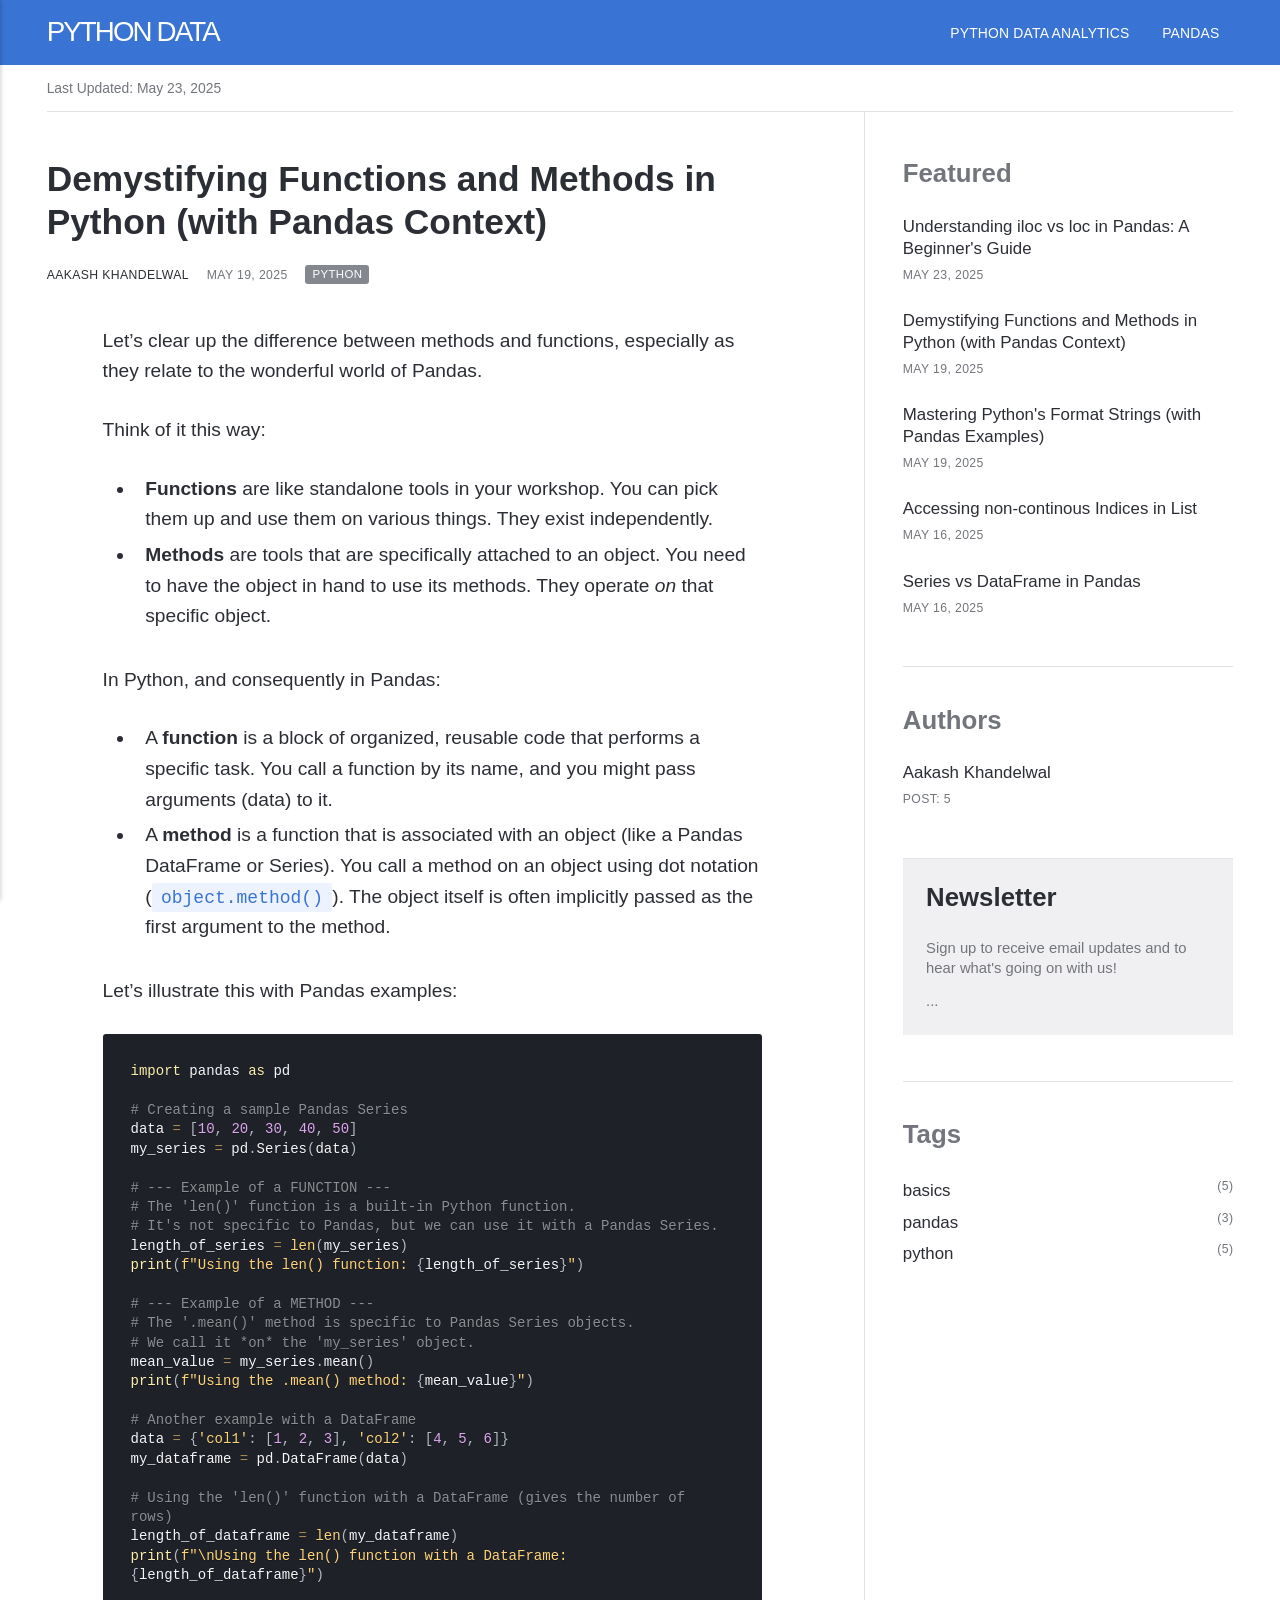
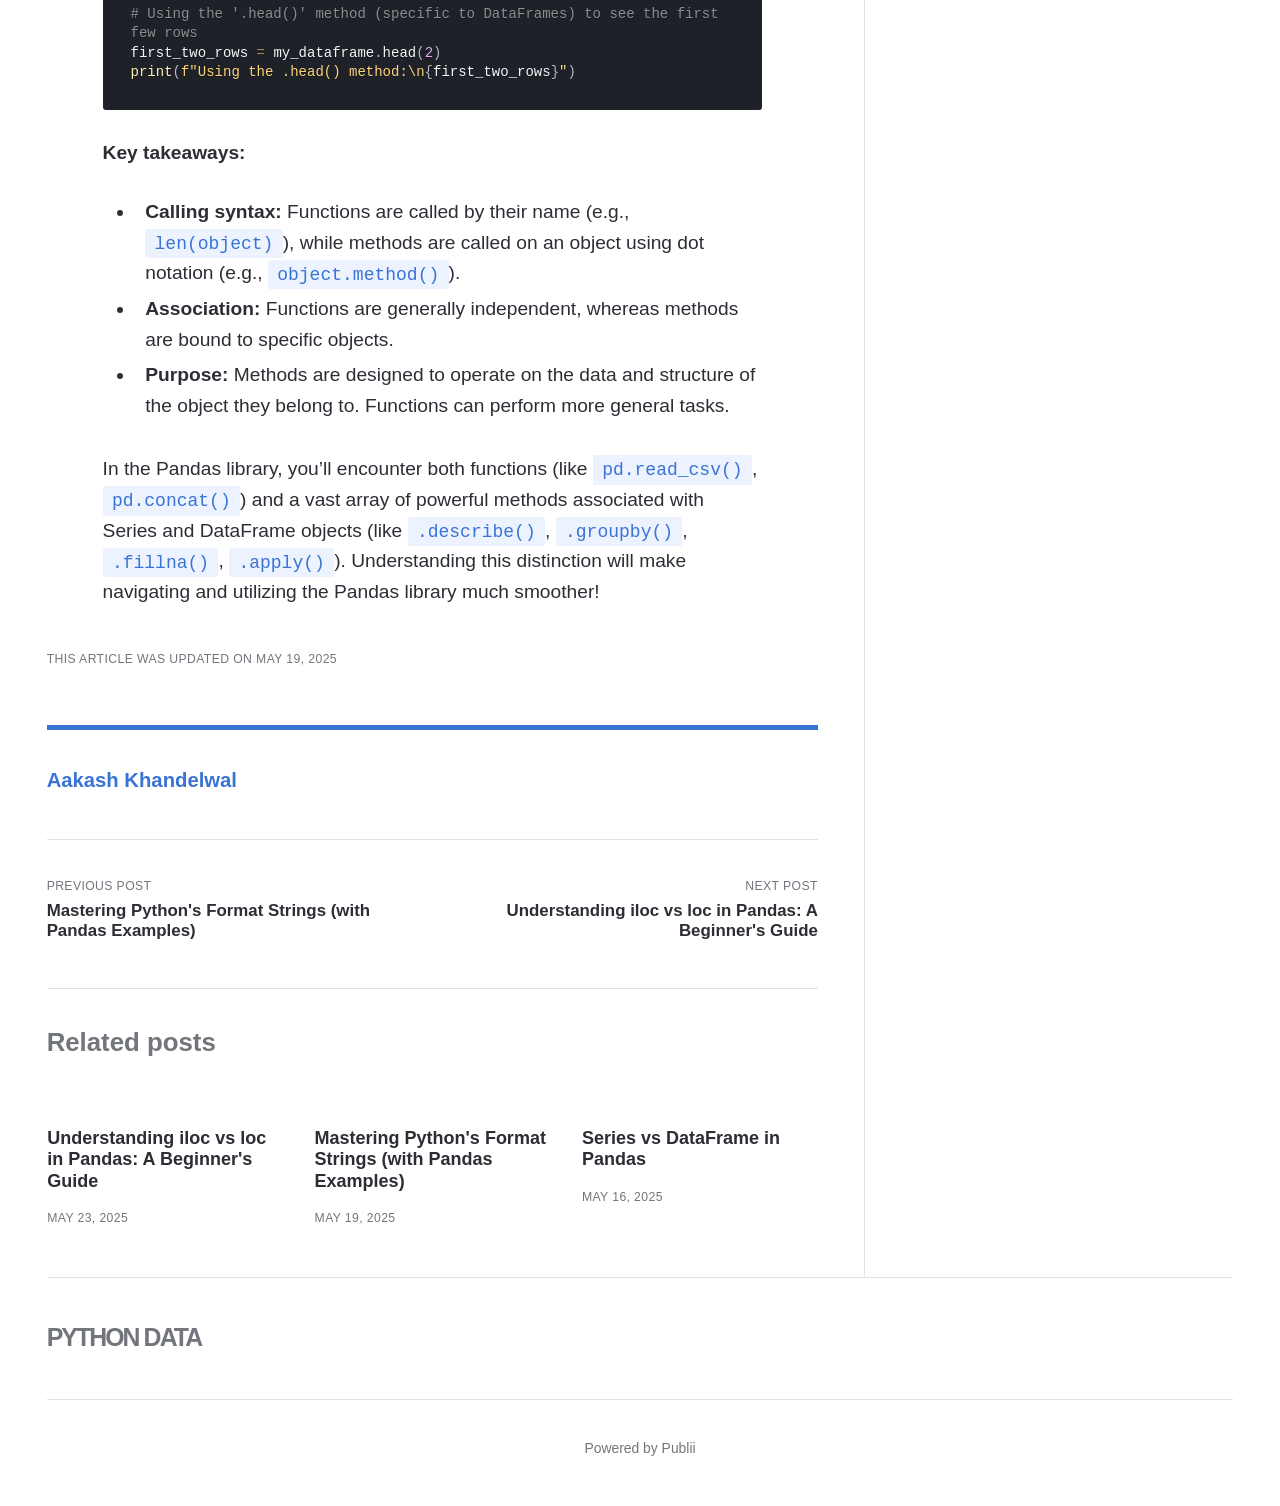
<file: python-methods-functions-difference.html>
<!DOCTYPE html><html lang="en-gb"><head><meta charset="utf-8"><meta http-equiv="X-UA-Compatible" content="IE=edge"><meta name="viewport" content="width=device-width,initial-scale=1"><title>Python Functions vs. Methods: Understanding the Difference</title><meta name="description" content="Learn the distinction between functions and methods in Python. Understand how they are defined, called, and relationship to objects, with Pandas illustrations."><meta name="generator" content="Publii Open-Source CMS for Static Site"><link rel="stylesheet" href="https://aakashkh.github.io/python_data/media/plugins/syntaxHighlighter/prism-black.css"><link rel="canonical" href="https://aakashkh.github.io/python_data/python-methods-functions-difference.html"><link rel="alternate" type="application/atom+xml" href="https://aakashkh.github.io/python_data/feed.xml" title="Python Data - RSS"><link rel="alternate" type="application/json" href="https://aakashkh.github.io/python_data/feed.json" title="Python Data - JSON"><meta property="og:title" content="Demystifying Functions and Methods in Python (with Pandas Context)"><meta property="og:site_name" content="Python Data"><meta property="og:description" content="Learn the distinction between functions and methods in Python. Understand how they are defined, called, and relationship to objects, with Pandas illustrations."><meta property="og:url" content="https://aakashkh.github.io/python_data/python-methods-functions-difference.html"><meta property="og:type" content="article"><link rel="stylesheet" href="https://aakashkh.github.io/python_data/assets/css/style.css?v=7b94ce67b508f2453b2c0cf478d7931b"><script type="application/ld+json">{"@context":"http://schema.org","@type":"Article","mainEntityOfPage":{"@type":"WebPage","@id":"https://aakashkh.github.io/python_data/python-methods-functions-difference.html"},"headline":"Demystifying Functions and Methods in Python (with Pandas Context)","datePublished":"2025-05-19T16:31+05:30","dateModified":"2025-05-19T16:33+05:30","description":"Learn the distinction between functions and methods in Python. Understand how they are defined, called, and relationship to objects, with Pandas illustrations.","author":{"@type":"Person","name":"Aakash Khandelwal","url":"https://aakashkh.github.io/python_data/authors/aakash-khandelwal/"},"publisher":{"@type":"Organization","name":"Aakash Khandelwal"}}</script><style>.u-tag--basics{--badge-bg:#84888E;--badge-txt:#FFFFFF;}.u-tag--pandas{--badge-bg:#84888E;--badge-txt:#FFFFFF;}.u-tag--python{--badge-bg:#84888E;--badge-txt:#FFFFFF;}</style><noscript><style>img[loading]{opacity:1;}</style></noscript></head><body class="post-template"><header class="topbar" id="js-header"><div class="topbar__inner"><a class="logo" href="https://aakashkh.github.io/python_data/">Python Data</a><nav class="navbar"><button class="navbar__toggle" aria-label="Menu" aria-haspopup="true" aria-expanded="false"><span class="navbar__toggle-box"><span class="navbar__toggle-inner">Menu</span></span></button><ul class="navbar__menu"><li><a href="https://aakashkh.github.io/python_data/first-page.html" target="_self">Python Data Analytics</a></li><li><a href="https://aakashkh.github.io/python_data/session-2-pandas-data-analytics.html" target="_blank">Pandas</a></li></ul></nav></div></header><div class="main-content"><div class="infobar"><div class="infobar__update">Last Updated: <time datetime="2025-05-23T17:48">May 23, 2025</time></div></div><main class="main post"><article class="content"><header class="u-header content__header"><h1>Demystifying Functions and Methods in Python (with Pandas Context)</h1><div class="u-header__meta u-small"><div><a href="https://aakashkh.github.io/python_data/authors/aakash-khandelwal/" title="Aakash Khandelwal">Aakash Khandelwal</a> <time datetime="2025-05-19T16:31">May 19, 2025 </time><a href="https://aakashkh.github.io/python_data/tags/python/" class="u-tag u-tag--python">python</a></div></div></header><div class="content__entry u-inner"><p>Let’s clear up the difference between methods and functions, especially as they relate to the wonderful world of Pandas.</p><p>Think of it this way:</p><ul><li><strong>Functions</strong> are like standalone tools in your workshop. You can pick them up and use them on various things. They exist independently.</li><li><strong>Methods</strong> are tools that are specifically attached to an object. You need to have the object in hand to use its methods. They operate <em>on</em> that specific object.</li></ul><p>In Python, and consequently in Pandas:</p><ul><li>A <strong>function</strong> is a block of organized, reusable code that performs a specific task. You call a function by its name, and you might pass arguments (data) to it.</li><li>A <strong>method</strong> is a function that is associated with an object (like a Pandas DataFrame or Series). You call a method on an object using dot notation (<code>object.method()</code>). The object itself is often implicitly passed as the first argument to the method.</li></ul><p>Let’s illustrate this with Pandas examples:</p><pre><code class="language-python">import pandas as pd

# Creating a sample Pandas Series
data = [10, 20, 30, 40, 50]
my_series = pd.Series(data)

# --- Example of a FUNCTION ---
# The &#39;len()&#39; function is a built-in Python function.
# It&#39;s not specific to Pandas, but we can use it with a Pandas Series.
length_of_series = len(my_series)
print(f&quot;Using the len() function: {length_of_series}&quot;)

# --- Example of a METHOD ---
# The &#39;.mean()&#39; method is specific to Pandas Series objects.
# We call it *on* the &#39;my_series&#39; object.
mean_value = my_series.mean()
print(f&quot;Using the .mean() method: {mean_value}&quot;)

# Another example with a DataFrame
data = {&#39;col1&#39;: [1, 2, 3], &#39;col2&#39;: [4, 5, 6]}
my_dataframe = pd.DataFrame(data)

# Using the &#39;len()&#39; function with a DataFrame (gives the number of rows)
length_of_dataframe = len(my_dataframe)
print(f&quot;\nUsing the len() function with a DataFrame: {length_of_dataframe}&quot;)

# Using the &#39;.head()&#39; method (specific to DataFrames) to see the first few rows
first_two_rows = my_dataframe.head(2)
print(f&quot;Using the .head() method:\n{first_two_rows}&quot;)
</code></pre><p><strong>Key takeaways:</strong></p><ul><li><strong>Calling syntax:</strong> Functions are called by their name (e.g., <code>len(object)</code>), while methods are called on an object using dot notation (e.g., <code>object.method()</code>).</li><li><strong>Association:</strong> Functions are generally independent, whereas methods are bound to specific objects.</li><li><strong>Purpose:</strong> Methods are designed to operate on the data and structure of the object they belong to. Functions can perform more general tasks.</li></ul><p>In the Pandas library, you’ll encounter both functions (like <code>pd.read_csv()</code>, <code>pd.concat()</code>) and a vast array of powerful methods associated with Series and DataFrame objects (like <code>.describe()</code>, <code>.groupby()</code>, <code>.fillna()</code>, <code>.apply()</code>). Understanding this distinction will make navigating and utilizing the Pandas library much smoother!</p></div><aside class="content__aside"><div class="content__last-updated u-small">This article was updated on May 19, 2025</div><div class="content__share"></div></aside><footer class="content__footer"><div class="content__bio box"><div><h4 class="h6"><a href="https://aakashkh.github.io/python_data/authors/aakash-khandelwal/" title="Aakash Khandelwal">Aakash Khandelwal</a></h4></div></div><nav class="content__nav box"><div class="content__nav__prev"><a href="https://aakashkh.github.io/python_data/format-strings-python-pandas.html" class="content__nav__link" rel="prev"><div class="u-small">Previous Post<h5>Mastering Python&#x27;s Format Strings (with Pandas Examples)</h5></div></a></div><div class="content__nav__next"><a href="https://aakashkh.github.io/python_data/understanding-iloc-vs-loc-in-pandas-a-beginners-guide.html" class="content__nav__link" rel="next"><div class="u-small">Next Post<h5>Understanding iloc vs loc in Pandas: A Beginner&#x27;s Guide</h5></div></a></div></nav><div class="content__related box"><h3 class="box__title">Related posts</h3><div class="content__related-wrap"><figure class="content__related-item"><figcaption><h4 class="content__related-title"><a href="https://aakashkh.github.io/python_data/understanding-iloc-vs-loc-in-pandas-a-beginners-guide.html" class="inverse">Understanding iloc vs loc in Pandas: A Beginner&#x27;s Guide</a></h4><time datetime="2025-05-23T17:44" class="u-small">May 23, 2025</time></figcaption></figure><figure class="content__related-item"><figcaption><h4 class="content__related-title"><a href="https://aakashkh.github.io/python_data/format-strings-python-pandas.html" class="inverse">Mastering Python&#x27;s Format Strings (with Pandas Examples)</a></h4><time datetime="2025-05-19T15:22" class="u-small">May 19, 2025</time></figcaption></figure><figure class="content__related-item"><figcaption><h4 class="content__related-title"><a href="https://aakashkh.github.io/python_data/series-vs-dataframe-in-pandas.html" class="inverse">Series vs DataFrame in Pandas</a></h4><time datetime="2025-05-16T13:18" class="u-small">May 16, 2025</time></figcaption></figure></div></div></footer></article></main><div class="sidebar"><section class="box featured"><h3 class="box__title">Featured</h3><ul class="featured__container"><li class="featured__item"><div><a href="https://aakashkh.github.io/python_data/understanding-iloc-vs-loc-in-pandas-a-beginners-guide.html" class="featured__title">Understanding iloc vs loc in Pandas: A Beginner&#x27;s Guide</a> <time class="u-small" datetime="2025-05-23T17:44">May 23, 2025</time></div></li><li class="featured__item"><div><a href="https://aakashkh.github.io/python_data/python-methods-functions-difference.html" class="featured__title">Demystifying Functions and Methods in Python (with Pandas Context)</a> <time class="u-small" datetime="2025-05-19T16:31">May 19, 2025</time></div></li><li class="featured__item"><div><a href="https://aakashkh.github.io/python_data/format-strings-python-pandas.html" class="featured__title">Mastering Python&#x27;s Format Strings (with Pandas Examples)</a> <time class="u-small" datetime="2025-05-19T15:22">May 19, 2025</time></div></li><li class="featured__item"><div><a href="https://aakashkh.github.io/python_data/accessing-non-continous-indices-in-list.html" class="featured__title">Accessing non-continous Indices in List</a> <time class="u-small" datetime="2025-05-16T15:06">May 16, 2025</time></div></li><li class="featured__item"><div><a href="https://aakashkh.github.io/python_data/series-vs-dataframe-in-pandas.html" class="featured__title">Series vs DataFrame in Pandas</a> <time class="u-small" datetime="2025-05-16T13:18">May 16, 2025</time></div></li></ul></section><section class="box authors"><h3 class="box__title">Authors</h3><ul class="authors__cotainer"><li class="authors__item"><div><a href="https://aakashkh.github.io/python_data/authors/aakash-khandelwal/" class="authors__title">Aakash Khandelwal</a> <span class="u-small">Post: 5</span></div></li></ul></section><section class="newsletter box box--gray"><h3 class="box__title">Newsletter</h3><p class="newsletter__description">Sign up to receive email updates and to hear what's going on with us!</p><form>...</form></section><section class="box"><h3 class="box__title">Tags</h3><ul class="tags"><li><a href="https://aakashkh.github.io/python_data/tags/basics/">basics</a> <span class="u-small">(5)</span></li><li><a href="https://aakashkh.github.io/python_data/tags/pandas/">pandas</a> <span class="u-small">(3)</span></li><li><a href="https://aakashkh.github.io/python_data/tags/python/">python</a> <span class="u-small">(5)</span></li></ul></section></div><footer class="footer"><a class="footer__logo" href="https://aakashkh.github.io/python_data/">Python Data</a><nav><ul class="footer__nav"></ul></nav><div class="footer__copyright">Powered by Publii</div></footer></div><script>window.publiiThemeMenuConfig = {    
        mobileMenuMode: 'sidebar',
        animationSpeed: 300,
        submenuWidth: 'auto',
        doubleClickTime: 500,
        mobileMenuExpandableSubmenus: true, 
        relatedContainerForOverlayMenuSelector: '.navbar',
   };</script><script defer="defer" src="https://aakashkh.github.io/python_data/assets/js/scripts.min.js?v=18a65c58aef57c0287e0f0609f3389a9"></script><script>var images = document.querySelectorAll('img[loading]');

      for (var i = 0; i < images.length; i++) {
         if (images[i].complete) {
               images[i].classList.add('is-loaded');
         } else {
               images[i].addEventListener('load', function () {
                  this.classList.add('is-loaded');
               }, false);
         }
      }</script><script defer="defer" src="https://aakashkh.github.io/python_data/media/plugins/syntaxHighlighter/prism.js"></script><script defer="defer" src="https://aakashkh.github.io/python_data/media/plugins/syntaxHighlighter/prism-line-numbers.min.js"></script><script defer="defer" src="https://aakashkh.github.io/python_data/media/plugins/syntaxHighlighter/clipboard.min.js"></script><script defer="defer" src="https://aakashkh.github.io/python_data/media/plugins/syntaxHighlighter/prism-copy-to-clipboard.min.js"></script></body></html>
</file>
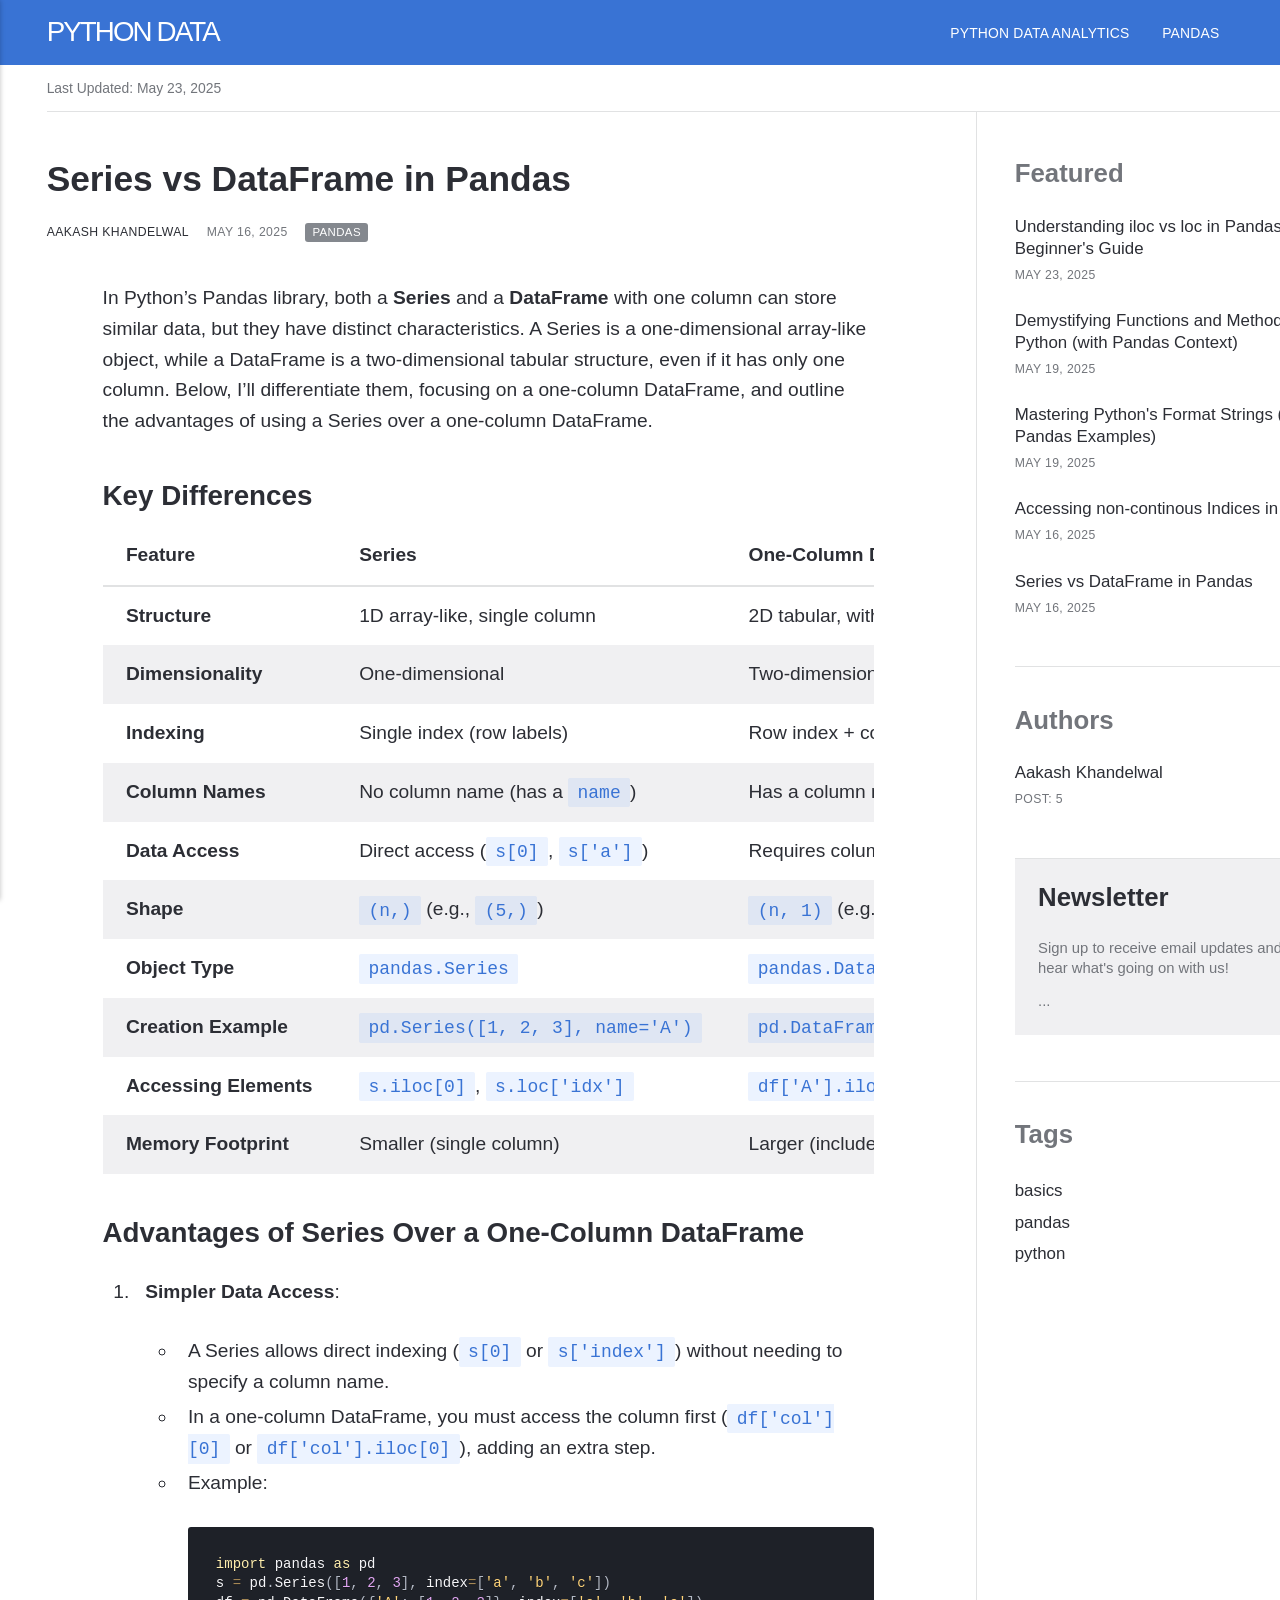
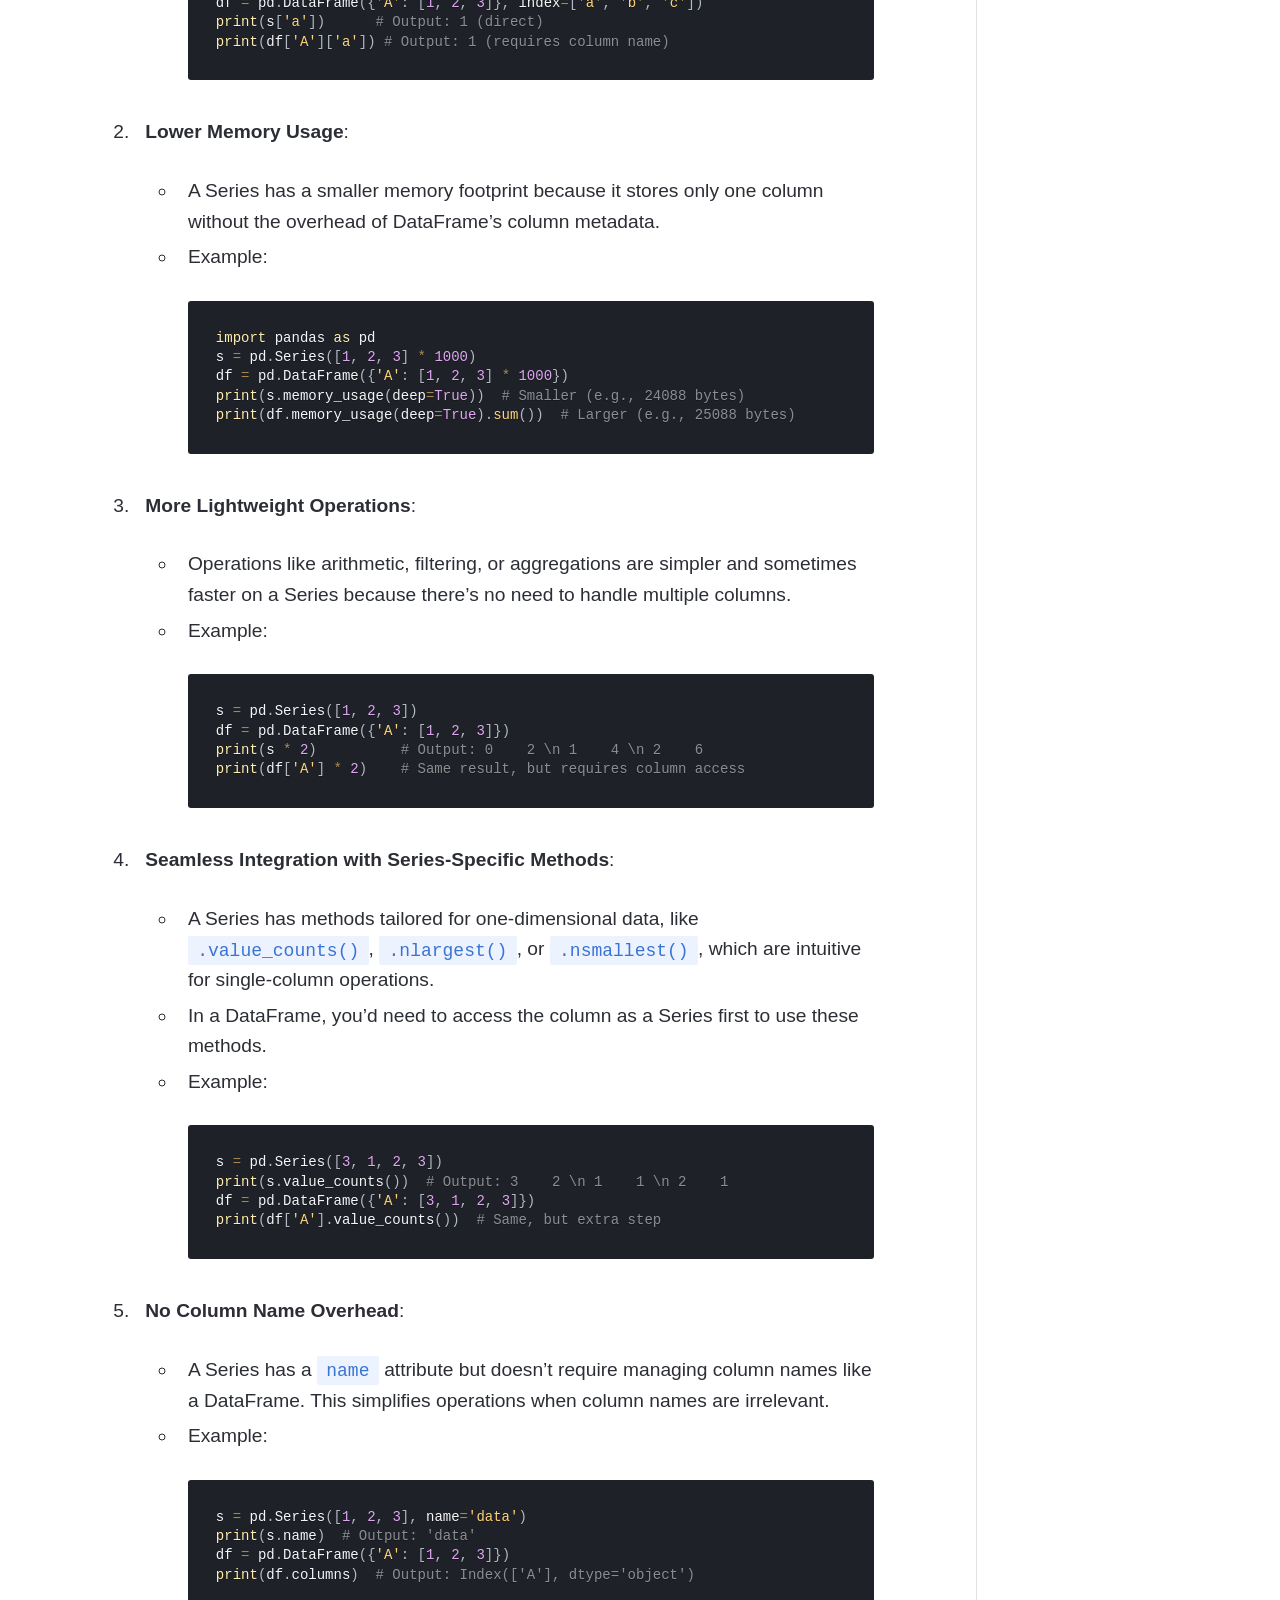
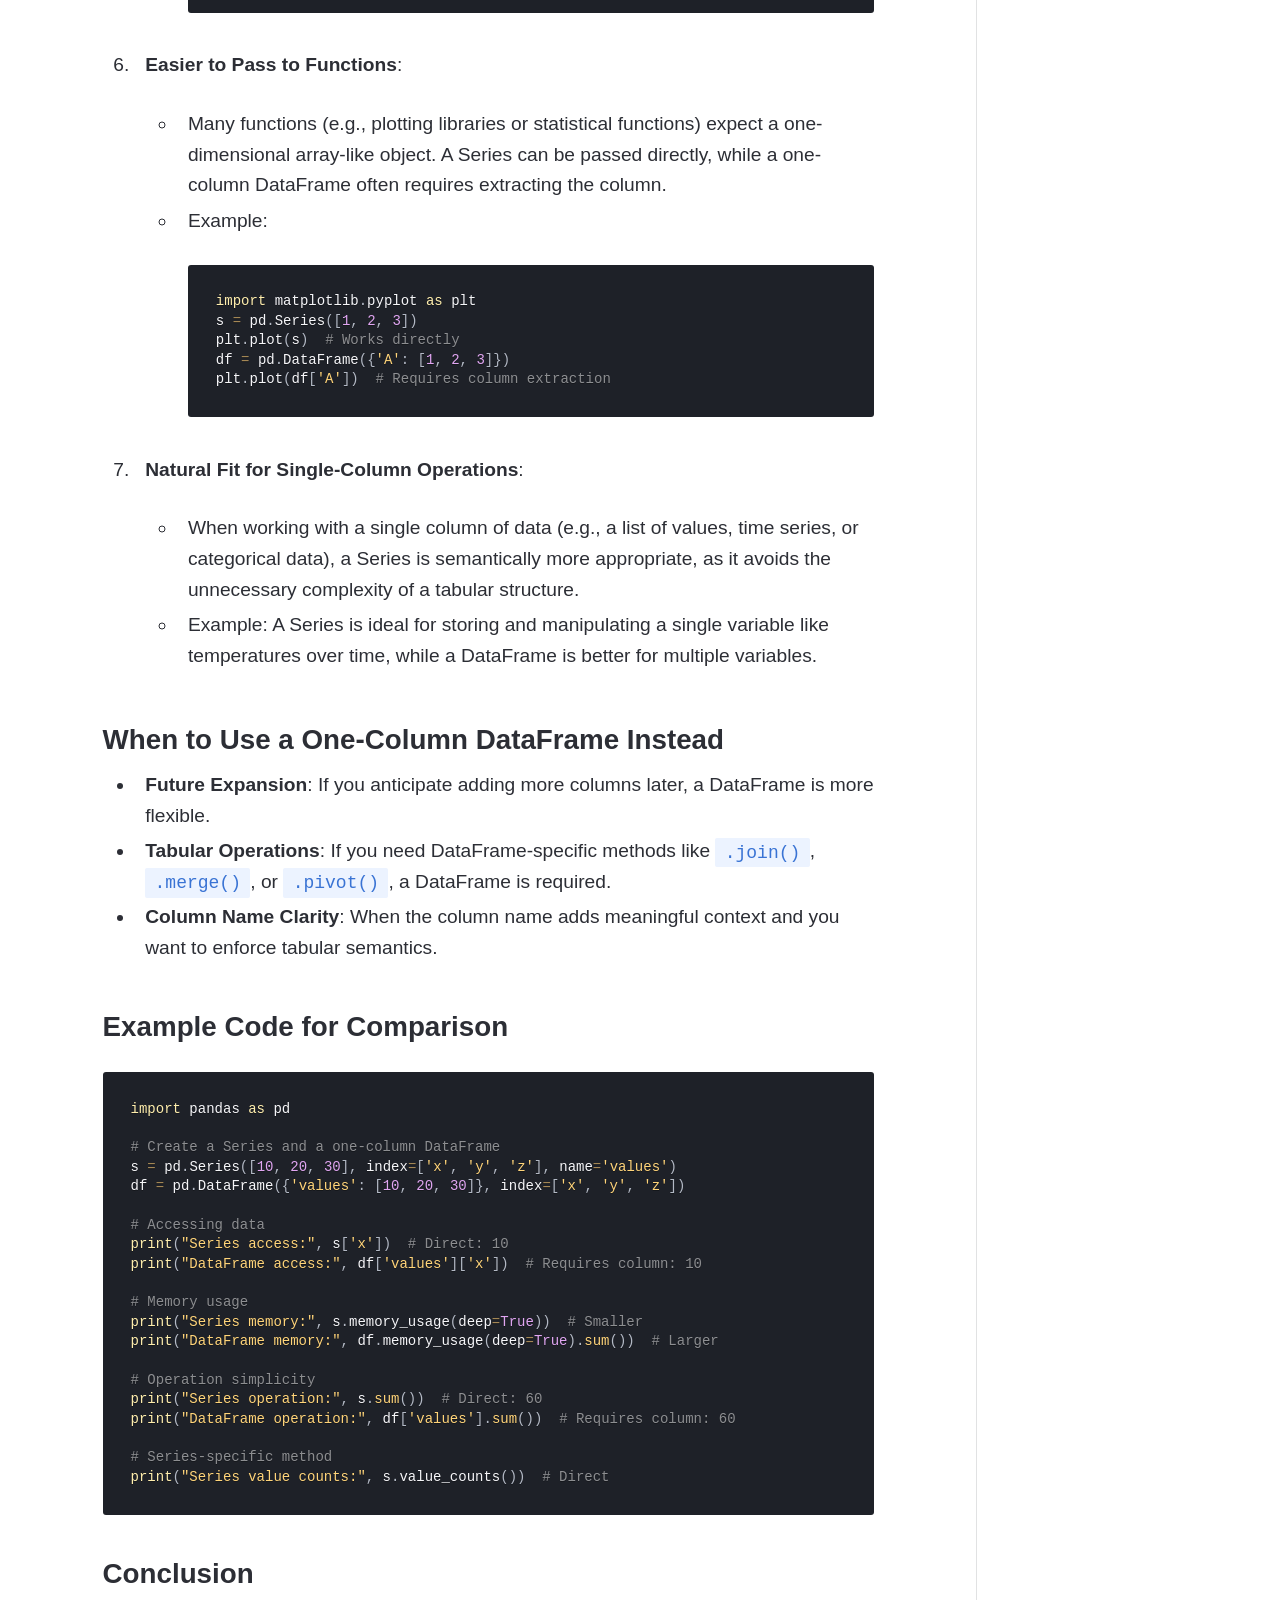
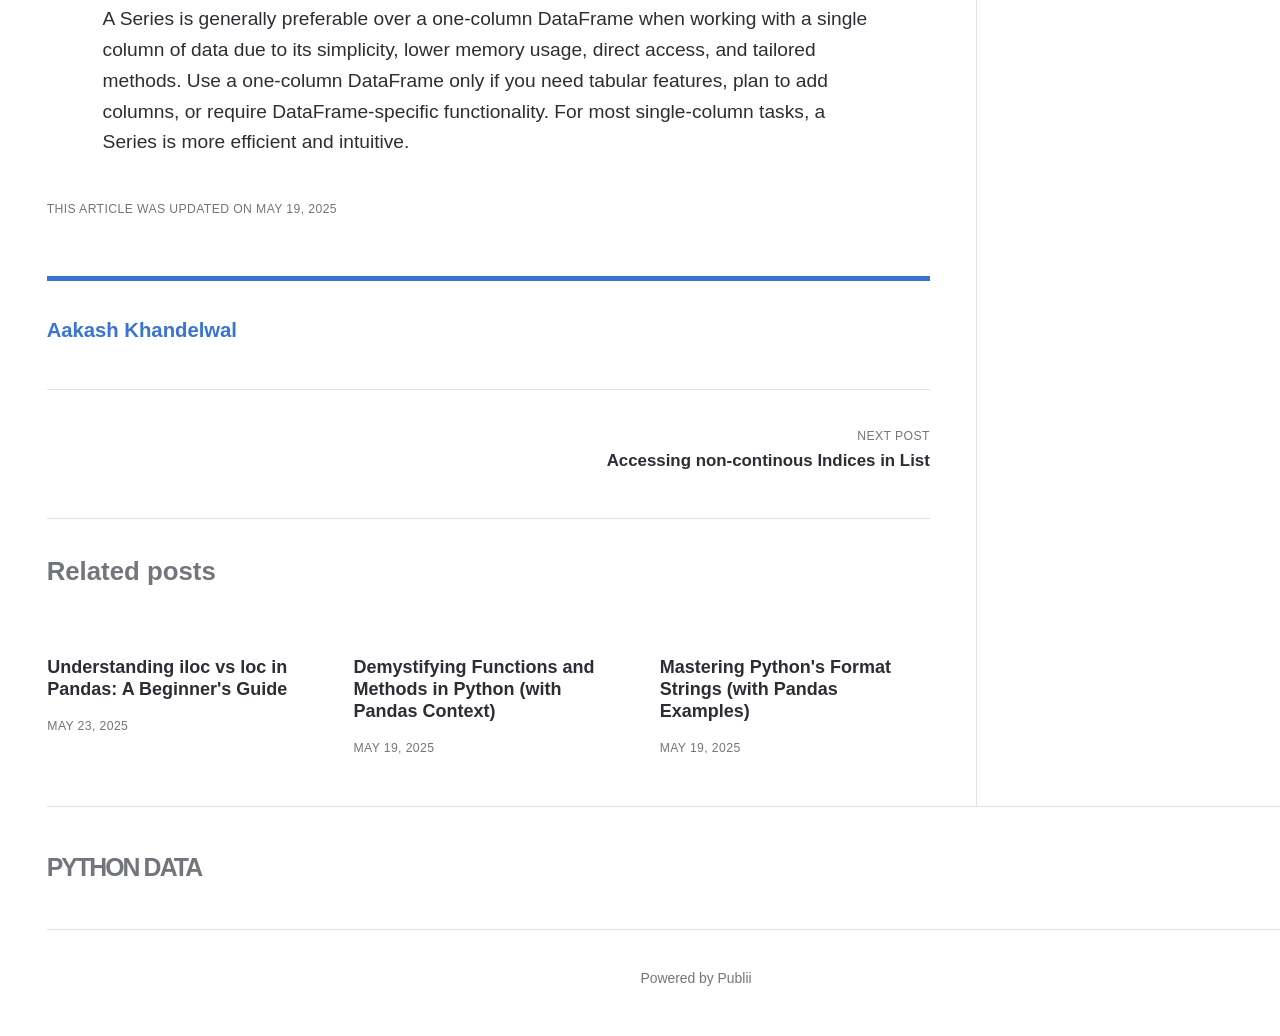
<file: series-vs-dataframe-in-pandas.html>
<!DOCTYPE html><html lang="en-gb"><head><meta charset="utf-8"><meta http-equiv="X-UA-Compatible" content="IE=edge"><meta name="viewport" content="width=device-width,initial-scale=1"><title>Series vs DataFrame in Pandas - Python Data</title><meta name="description" content="In Python’s Pandas library, both a Series and a DataFrame with one column can store similar data, but they have distinct characteristics. A Series is a one-dimensional array-like object, while a DataFrame is a two-dimensional tabular structure, even if it has only one column. Below,&hellip;"><meta name="generator" content="Publii Open-Source CMS for Static Site"><link rel="stylesheet" href="https://aakashkh.github.io/python_data/media/plugins/syntaxHighlighter/prism-black.css"><link rel="canonical" href="https://aakashkh.github.io/python_data/series-vs-dataframe-in-pandas.html"><link rel="alternate" type="application/atom+xml" href="https://aakashkh.github.io/python_data/feed.xml" title="Python Data - RSS"><link rel="alternate" type="application/json" href="https://aakashkh.github.io/python_data/feed.json" title="Python Data - JSON"><meta property="og:title" content="Series vs DataFrame in Pandas"><meta property="og:site_name" content="Python Data"><meta property="og:description" content="In Python’s Pandas library, both a Series and a DataFrame with one column can store similar data, but they have distinct characteristics. A Series is a one-dimensional array-like object, while a DataFrame is a two-dimensional tabular structure, even if it has only one column. Below,&hellip;"><meta property="og:url" content="https://aakashkh.github.io/python_data/series-vs-dataframe-in-pandas.html"><meta property="og:type" content="article"><link rel="stylesheet" href="https://aakashkh.github.io/python_data/assets/css/style.css?v=7b94ce67b508f2453b2c0cf478d7931b"><script type="application/ld+json">{"@context":"http://schema.org","@type":"Article","mainEntityOfPage":{"@type":"WebPage","@id":"https://aakashkh.github.io/python_data/series-vs-dataframe-in-pandas.html"},"headline":"Series vs DataFrame in Pandas","datePublished":"2025-05-16T13:18+05:30","dateModified":"2025-05-19T16:42+05:30","description":"In Python’s Pandas library, both a Series and a DataFrame with one column can store similar data, but they have distinct characteristics. A Series is a one-dimensional array-like object, while a DataFrame is a two-dimensional tabular structure, even if it has only one column. Below,&hellip;","author":{"@type":"Person","name":"Aakash Khandelwal","url":"https://aakashkh.github.io/python_data/authors/aakash-khandelwal/"},"publisher":{"@type":"Organization","name":"Aakash Khandelwal"}}</script><style>.u-tag--basics{--badge-bg:#84888E;--badge-txt:#FFFFFF;}.u-tag--pandas{--badge-bg:#84888E;--badge-txt:#FFFFFF;}.u-tag--python{--badge-bg:#84888E;--badge-txt:#FFFFFF;}</style><noscript><style>img[loading]{opacity:1;}</style></noscript></head><body class="post-template"><header class="topbar" id="js-header"><div class="topbar__inner"><a class="logo" href="https://aakashkh.github.io/python_data/">Python Data</a><nav class="navbar"><button class="navbar__toggle" aria-label="Menu" aria-haspopup="true" aria-expanded="false"><span class="navbar__toggle-box"><span class="navbar__toggle-inner">Menu</span></span></button><ul class="navbar__menu"><li><a href="https://aakashkh.github.io/python_data/first-page.html" target="_self">Python Data Analytics</a></li><li><a href="https://aakashkh.github.io/python_data/session-2-pandas-data-analytics.html" target="_blank">Pandas</a></li></ul></nav></div></header><div class="main-content"><div class="infobar"><div class="infobar__update">Last Updated: <time datetime="2025-05-23T17:48">May 23, 2025</time></div></div><main class="main post"><article class="content"><header class="u-header content__header"><h1>Series vs DataFrame in Pandas</h1><div class="u-header__meta u-small"><div><a href="https://aakashkh.github.io/python_data/authors/aakash-khandelwal/" title="Aakash Khandelwal">Aakash Khandelwal</a> <time datetime="2025-05-16T13:18">May 16, 2025 </time><a href="https://aakashkh.github.io/python_data/tags/pandas/" class="u-tag u-tag--pandas">pandas</a></div></div></header><div class="content__entry u-inner"><p>In Python’s Pandas library, both a <strong>Series</strong> and a <strong>DataFrame</strong> with one column can store similar data, but they have distinct characteristics. A Series is a one-dimensional array-like object, while a DataFrame is a two-dimensional tabular structure, even if it has only one column. Below, I’ll differentiate them, focusing on a one-column DataFrame, and outline the advantages of using a Series over a one-column DataFrame.</p><h3 id="key-differences"><strong>Key Differences</strong></h3><table><thead><tr><th>Feature</th><th>Series</th><th>One-Column DataFrame</th></tr></thead><tbody><tr><td><strong>Structure</strong></td><td>1D array-like, single column</td><td>2D tabular, with one column</td></tr><tr><td><strong>Dimensionality</strong></td><td>One-dimensional</td><td>Two-dimensional</td></tr><tr><td><strong>Indexing</strong></td><td>Single index (row labels)</td><td>Row index + column name</td></tr><tr><td><strong>Column Names</strong></td><td>No column name (has a <code>name</code>)</td><td>Has a column name</td></tr><tr><td><strong>Data Access</strong></td><td>Direct access (<code>s[0]</code>, <code>s[&#39;a&#39;]</code>)</td><td>Requires column name (<code>df[&#39;col&#39;]</code>)</td></tr><tr><td><strong>Shape</strong></td><td><code>(n,)</code> (e.g., <code>(5,)</code>)</td><td><code>(n, 1)</code> (e.g., <code>(5, 1)</code>)</td></tr><tr><td><strong>Object Type</strong></td><td><code>pandas.Series</code></td><td><code>pandas.DataFrame</code></td></tr><tr><td><strong>Creation Example</strong></td><td><code>pd.Series([1, 2, 3], name=&#39;A&#39;)</code></td><td><code>pd.DataFrame({&#39;A&#39;: [1, 2, 3]})</code></td></tr><tr><td><strong>Accessing Elements</strong></td><td><code>s.iloc[0]</code>, <code>s.loc[&#39;idx&#39;]</code></td><td><code>df[&#39;A&#39;].iloc[0]</code>, <code>df.loc[0, &#39;A&#39;]</code></td></tr><tr><td><strong>Memory Footprint</strong></td><td>Smaller (single column)</td><td>Larger (includes column metadata)</td></tr></tbody></table><h3 id="advantages-of-series-over-a-one-column-dataframe"><strong>Advantages of Series Over a One-Column DataFrame</strong></h3><ol><li><p><strong>Simpler Data Access</strong>:</p><ul><li>A Series allows direct indexing (<code>s[0]</code> or <code>s[&#39;index&#39;]</code>) without needing to specify a column name.</li><li>In a one-column DataFrame, you must access the column first (<code>df[&#39;col&#39;][0]</code> or <code>df[&#39;col&#39;].iloc[0]</code>), adding an extra step.</li><li>Example:<pre><code class="language-python">import pandas as pd
s = pd.Series([1, 2, 3], index=[&#39;a&#39;, &#39;b&#39;, &#39;c&#39;])
df = pd.DataFrame({&#39;A&#39;: [1, 2, 3]}, index=[&#39;a&#39;, &#39;b&#39;, &#39;c&#39;])
print(s[&#39;a&#39;])      # Output: 1 (direct)
print(df[&#39;A&#39;][&#39;a&#39;]) # Output: 1 (requires column name)
</code></pre></li></ul></li><li><p><strong>Lower Memory Usage</strong>:</p><ul><li>A Series has a smaller memory footprint because it stores only one column without the overhead of DataFrame’s column metadata.</li><li>Example:<pre><code class="language-python">import pandas as pd
s = pd.Series([1, 2, 3] * 1000)
df = pd.DataFrame({&#39;A&#39;: [1, 2, 3] * 1000})
print(s.memory_usage(deep=True))  # Smaller (e.g., 24088 bytes)
print(df.memory_usage(deep=True).sum())  # Larger (e.g., 25088 bytes)
</code></pre></li></ul></li><li><p><strong>More Lightweight Operations</strong>:</p><ul><li>Operations like arithmetic, filtering, or aggregations are simpler and sometimes faster on a Series because there’s no need to handle multiple columns.</li><li>Example:<pre><code class="language-python">s = pd.Series([1, 2, 3])
df = pd.DataFrame({&#39;A&#39;: [1, 2, 3]})
print(s * 2)          # Output: 0    2 \n 1    4 \n 2    6
print(df[&#39;A&#39;] * 2)    # Same result, but requires column access
</code></pre></li></ul></li><li><p><strong>Seamless Integration with Series-Specific Methods</strong>:</p><ul><li>A Series has methods tailored for one-dimensional data, like <code>.value_counts()</code>, <code>.nlargest()</code>, or <code>.nsmallest()</code>, which are intuitive for single-column operations.</li><li>In a DataFrame, you’d need to access the column as a Series first to use these methods.</li><li>Example:<pre><code class="language-python">s = pd.Series([3, 1, 2, 3])
print(s.value_counts())  # Output: 3    2 \n 1    1 \n 2    1
df = pd.DataFrame({&#39;A&#39;: [3, 1, 2, 3]})
print(df[&#39;A&#39;].value_counts())  # Same, but extra step
</code></pre></li></ul></li><li><p><strong>No Column Name Overhead</strong>:</p><ul><li>A Series has a <code>name</code> attribute but doesn’t require managing column names like a DataFrame. This simplifies operations when column names are irrelevant.</li><li>Example:<pre><code class="language-python">s = pd.Series([1, 2, 3], name=&#39;data&#39;)
print(s.name)  # Output: &#39;data&#39;
df = pd.DataFrame({&#39;A&#39;: [1, 2, 3]})
print(df.columns)  # Output: Index([&#39;A&#39;], dtype=&#39;object&#39;)
</code></pre></li></ul></li><li><p><strong>Easier to Pass to Functions</strong>:</p><ul><li>Many functions (e.g., plotting libraries or statistical functions) expect a one-dimensional array-like object. A Series can be passed directly, while a one-column DataFrame often requires extracting the column.</li><li>Example:<pre><code class="language-python">import matplotlib.pyplot as plt
s = pd.Series([1, 2, 3])
plt.plot(s)  # Works directly
df = pd.DataFrame({&#39;A&#39;: [1, 2, 3]})
plt.plot(df[&#39;A&#39;])  # Requires column extraction
</code></pre></li></ul></li><li><p><strong>Natural Fit for Single-Column Operations</strong>:</p><ul><li>When working with a single column of data (e.g., a list of values, time series, or categorical data), a Series is semantically more appropriate, as it avoids the unnecessary complexity of a tabular structure.</li><li>Example: A Series is ideal for storing and manipulating a single variable like temperatures over time, while a DataFrame is better for multiple variables.</li></ul></li></ol><h3 id="when-to-use-a-one-column-dataframe-instead"><strong>When to Use a One-Column DataFrame Instead</strong></h3><ul><li><strong>Future Expansion</strong>: If you anticipate adding more columns later, a DataFrame is more flexible.</li><li><strong>Tabular Operations</strong>: If you need DataFrame-specific methods like <code>.join()</code>, <code>.merge()</code>, or <code>.pivot()</code>, a DataFrame is required.</li><li><strong>Column Name Clarity</strong>: When the column name adds meaningful context and you want to enforce tabular semantics.</li></ul><h3 id="example-code-for-comparison"><strong>Example Code for Comparison</strong></h3><pre><code class="language-python">import pandas as pd

# Create a Series and a one-column DataFrame
s = pd.Series([10, 20, 30], index=[&#39;x&#39;, &#39;y&#39;, &#39;z&#39;], name=&#39;values&#39;)
df = pd.DataFrame({&#39;values&#39;: [10, 20, 30]}, index=[&#39;x&#39;, &#39;y&#39;, &#39;z&#39;])

# Accessing data
print(&quot;Series access:&quot;, s[&#39;x&#39;])  # Direct: 10
print(&quot;DataFrame access:&quot;, df[&#39;values&#39;][&#39;x&#39;])  # Requires column: 10

# Memory usage
print(&quot;Series memory:&quot;, s.memory_usage(deep=True))  # Smaller
print(&quot;DataFrame memory:&quot;, df.memory_usage(deep=True).sum())  # Larger

# Operation simplicity
print(&quot;Series operation:&quot;, s.sum())  # Direct: 60
print(&quot;DataFrame operation:&quot;, df[&#39;values&#39;].sum())  # Requires column: 60

# Series-specific method
print(&quot;Series value counts:&quot;, s.value_counts())  # Direct
</code></pre><h3 id="conclusion"><strong>Conclusion</strong></h3><p>A Series is generally preferable over a one-column DataFrame when working with a single column of data due to its simplicity, lower memory usage, direct access, and tailored methods. Use a one-column DataFrame only if you need tabular features, plan to add columns, or require DataFrame-specific functionality. For most single-column tasks, a Series is more efficient and intuitive.</p></div><aside class="content__aside"><div class="content__last-updated u-small">This article was updated on May 19, 2025</div><div class="content__share"></div></aside><footer class="content__footer"><div class="content__bio box"><div><h4 class="h6"><a href="https://aakashkh.github.io/python_data/authors/aakash-khandelwal/" title="Aakash Khandelwal">Aakash Khandelwal</a></h4></div></div><nav class="content__nav box"><div class="content__nav__next"><a href="https://aakashkh.github.io/python_data/accessing-non-continous-indices-in-list.html" class="content__nav__link" rel="next"><div class="u-small">Next Post<h5>Accessing non-continous Indices in List</h5></div></a></div></nav><div class="content__related box"><h3 class="box__title">Related posts</h3><div class="content__related-wrap"><figure class="content__related-item"><figcaption><h4 class="content__related-title"><a href="https://aakashkh.github.io/python_data/understanding-iloc-vs-loc-in-pandas-a-beginners-guide.html" class="inverse">Understanding iloc vs loc in Pandas: A Beginner&#x27;s Guide</a></h4><time datetime="2025-05-23T17:44" class="u-small">May 23, 2025</time></figcaption></figure><figure class="content__related-item"><figcaption><h4 class="content__related-title"><a href="https://aakashkh.github.io/python_data/python-methods-functions-difference.html" class="inverse">Demystifying Functions and Methods in Python (with Pandas Context)</a></h4><time datetime="2025-05-19T16:31" class="u-small">May 19, 2025</time></figcaption></figure><figure class="content__related-item"><figcaption><h4 class="content__related-title"><a href="https://aakashkh.github.io/python_data/format-strings-python-pandas.html" class="inverse">Mastering Python&#x27;s Format Strings (with Pandas Examples)</a></h4><time datetime="2025-05-19T15:22" class="u-small">May 19, 2025</time></figcaption></figure></div></div></footer></article></main><div class="sidebar"><section class="box featured"><h3 class="box__title">Featured</h3><ul class="featured__container"><li class="featured__item"><div><a href="https://aakashkh.github.io/python_data/understanding-iloc-vs-loc-in-pandas-a-beginners-guide.html" class="featured__title">Understanding iloc vs loc in Pandas: A Beginner&#x27;s Guide</a> <time class="u-small" datetime="2025-05-23T17:44">May 23, 2025</time></div></li><li class="featured__item"><div><a href="https://aakashkh.github.io/python_data/python-methods-functions-difference.html" class="featured__title">Demystifying Functions and Methods in Python (with Pandas Context)</a> <time class="u-small" datetime="2025-05-19T16:31">May 19, 2025</time></div></li><li class="featured__item"><div><a href="https://aakashkh.github.io/python_data/format-strings-python-pandas.html" class="featured__title">Mastering Python&#x27;s Format Strings (with Pandas Examples)</a> <time class="u-small" datetime="2025-05-19T15:22">May 19, 2025</time></div></li><li class="featured__item"><div><a href="https://aakashkh.github.io/python_data/accessing-non-continous-indices-in-list.html" class="featured__title">Accessing non-continous Indices in List</a> <time class="u-small" datetime="2025-05-16T15:06">May 16, 2025</time></div></li><li class="featured__item"><div><a href="https://aakashkh.github.io/python_data/series-vs-dataframe-in-pandas.html" class="featured__title">Series vs DataFrame in Pandas</a> <time class="u-small" datetime="2025-05-16T13:18">May 16, 2025</time></div></li></ul></section><section class="box authors"><h3 class="box__title">Authors</h3><ul class="authors__cotainer"><li class="authors__item"><div><a href="https://aakashkh.github.io/python_data/authors/aakash-khandelwal/" class="authors__title">Aakash Khandelwal</a> <span class="u-small">Post: 5</span></div></li></ul></section><section class="newsletter box box--gray"><h3 class="box__title">Newsletter</h3><p class="newsletter__description">Sign up to receive email updates and to hear what's going on with us!</p><form>...</form></section><section class="box"><h3 class="box__title">Tags</h3><ul class="tags"><li><a href="https://aakashkh.github.io/python_data/tags/basics/">basics</a> <span class="u-small">(5)</span></li><li><a href="https://aakashkh.github.io/python_data/tags/pandas/">pandas</a> <span class="u-small">(3)</span></li><li><a href="https://aakashkh.github.io/python_data/tags/python/">python</a> <span class="u-small">(5)</span></li></ul></section></div><footer class="footer"><a class="footer__logo" href="https://aakashkh.github.io/python_data/">Python Data</a><nav><ul class="footer__nav"></ul></nav><div class="footer__copyright">Powered by Publii</div></footer></div><script>window.publiiThemeMenuConfig = {    
        mobileMenuMode: 'sidebar',
        animationSpeed: 300,
        submenuWidth: 'auto',
        doubleClickTime: 500,
        mobileMenuExpandableSubmenus: true, 
        relatedContainerForOverlayMenuSelector: '.navbar',
   };</script><script defer="defer" src="https://aakashkh.github.io/python_data/assets/js/scripts.min.js?v=18a65c58aef57c0287e0f0609f3389a9"></script><script>var images = document.querySelectorAll('img[loading]');

      for (var i = 0; i < images.length; i++) {
         if (images[i].complete) {
               images[i].classList.add('is-loaded');
         } else {
               images[i].addEventListener('load', function () {
                  this.classList.add('is-loaded');
               }, false);
         }
      }</script><script defer="defer" src="https://aakashkh.github.io/python_data/media/plugins/syntaxHighlighter/prism.js"></script><script defer="defer" src="https://aakashkh.github.io/python_data/media/plugins/syntaxHighlighter/prism-line-numbers.min.js"></script><script defer="defer" src="https://aakashkh.github.io/python_data/media/plugins/syntaxHighlighter/clipboard.min.js"></script><script defer="defer" src="https://aakashkh.github.io/python_data/media/plugins/syntaxHighlighter/prism-copy-to-clipboard.min.js"></script></body></html>
</file>
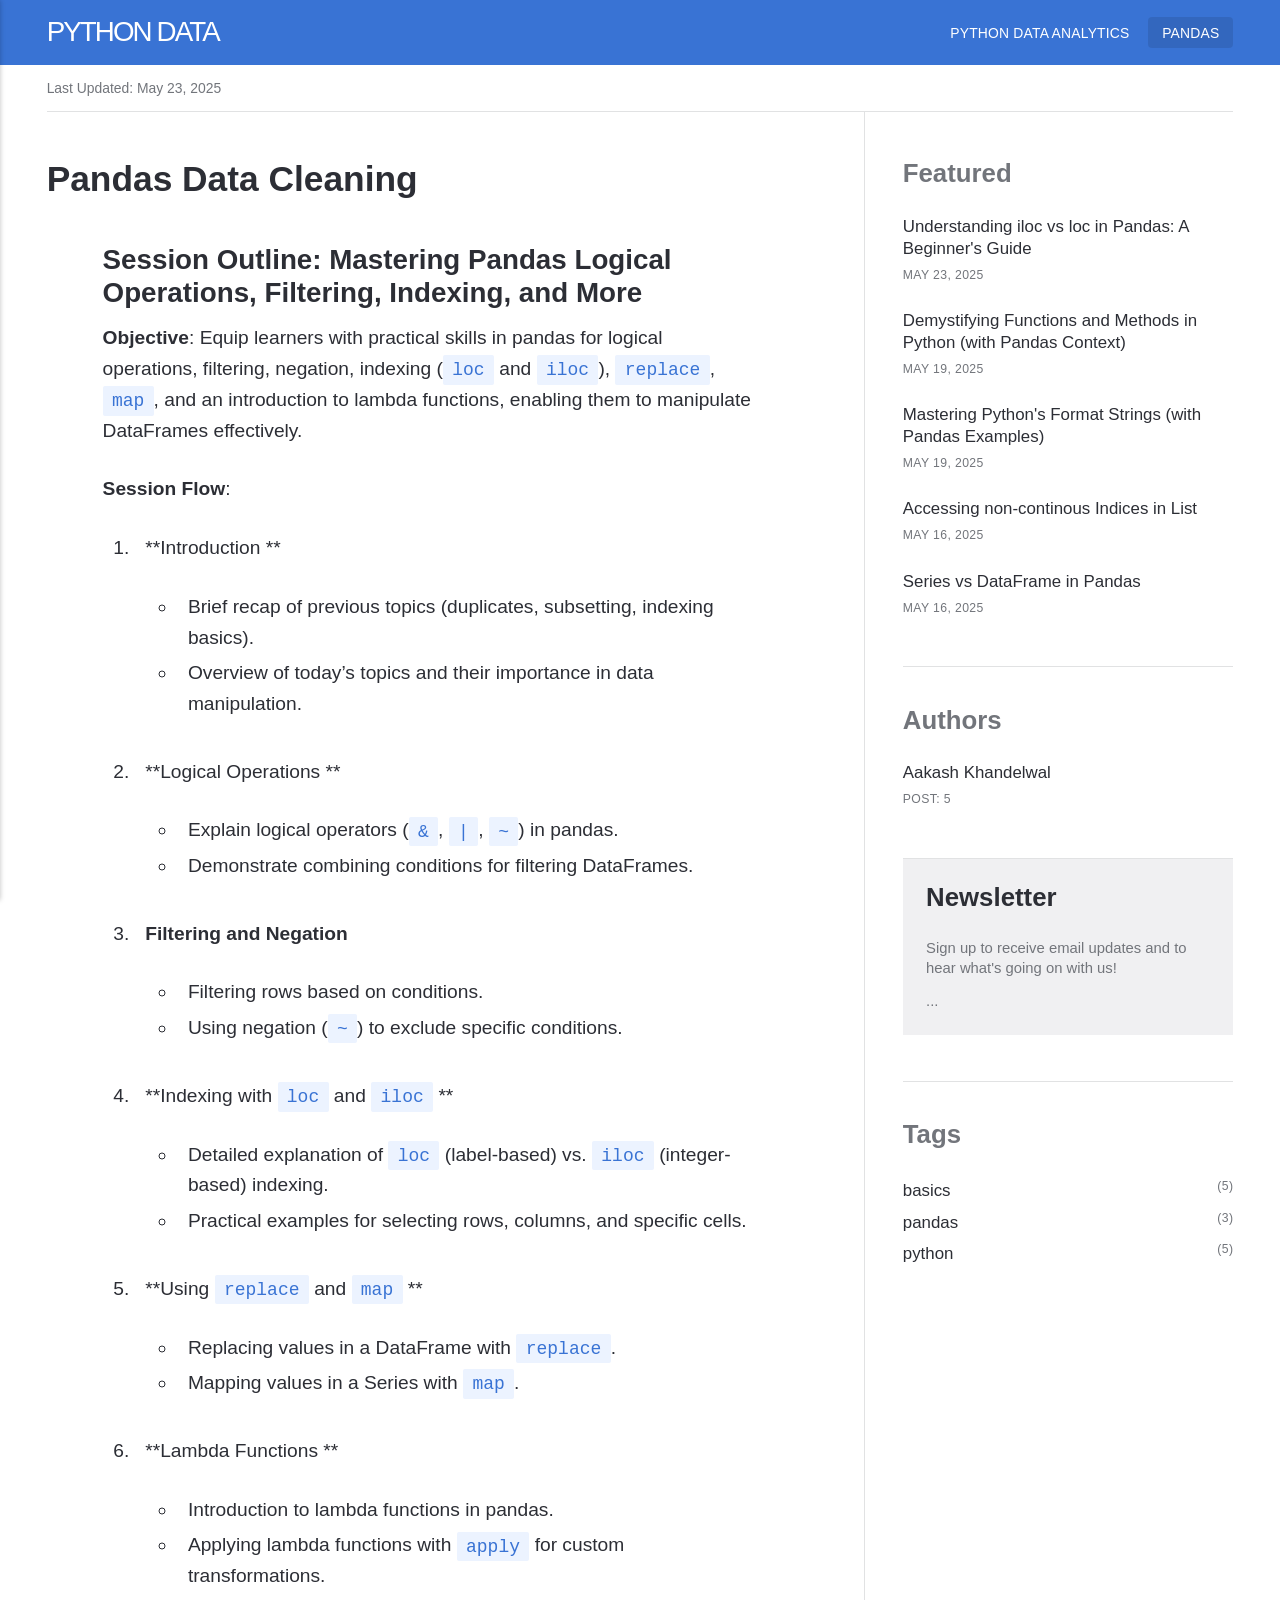
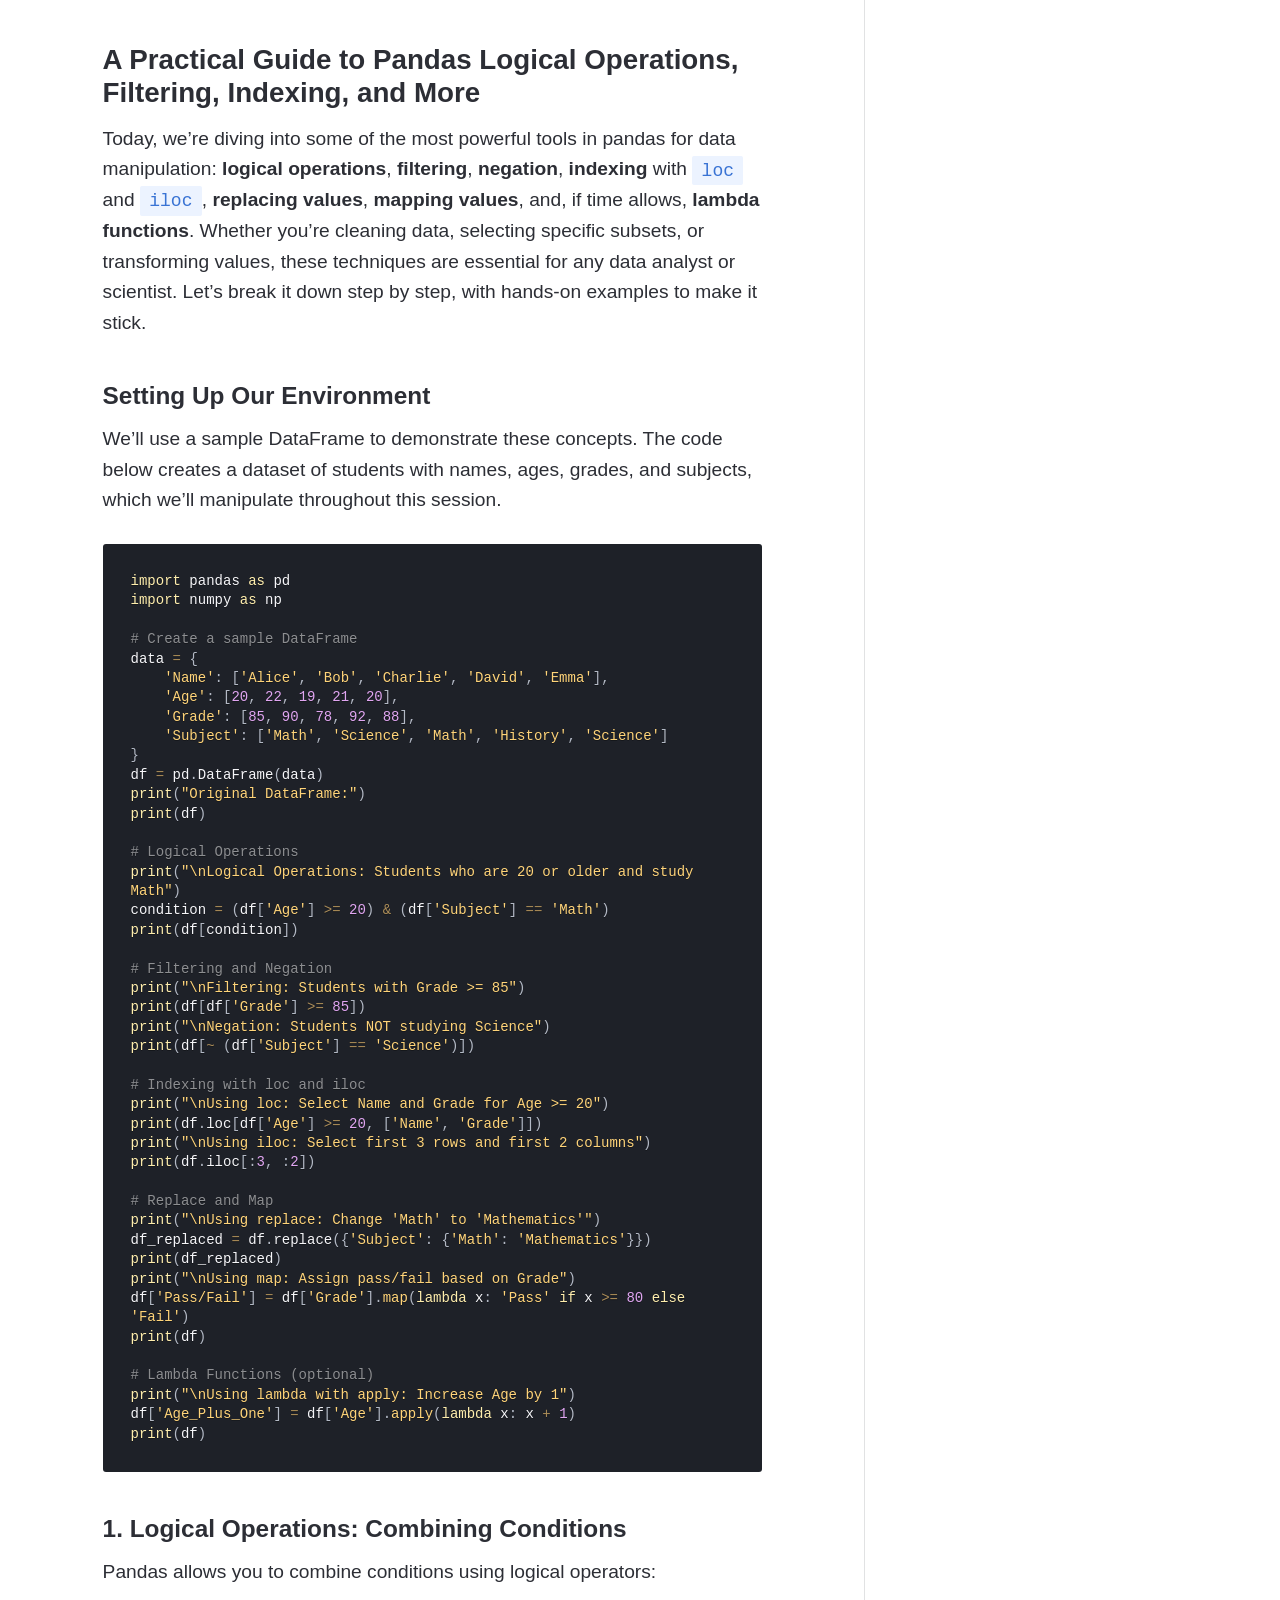
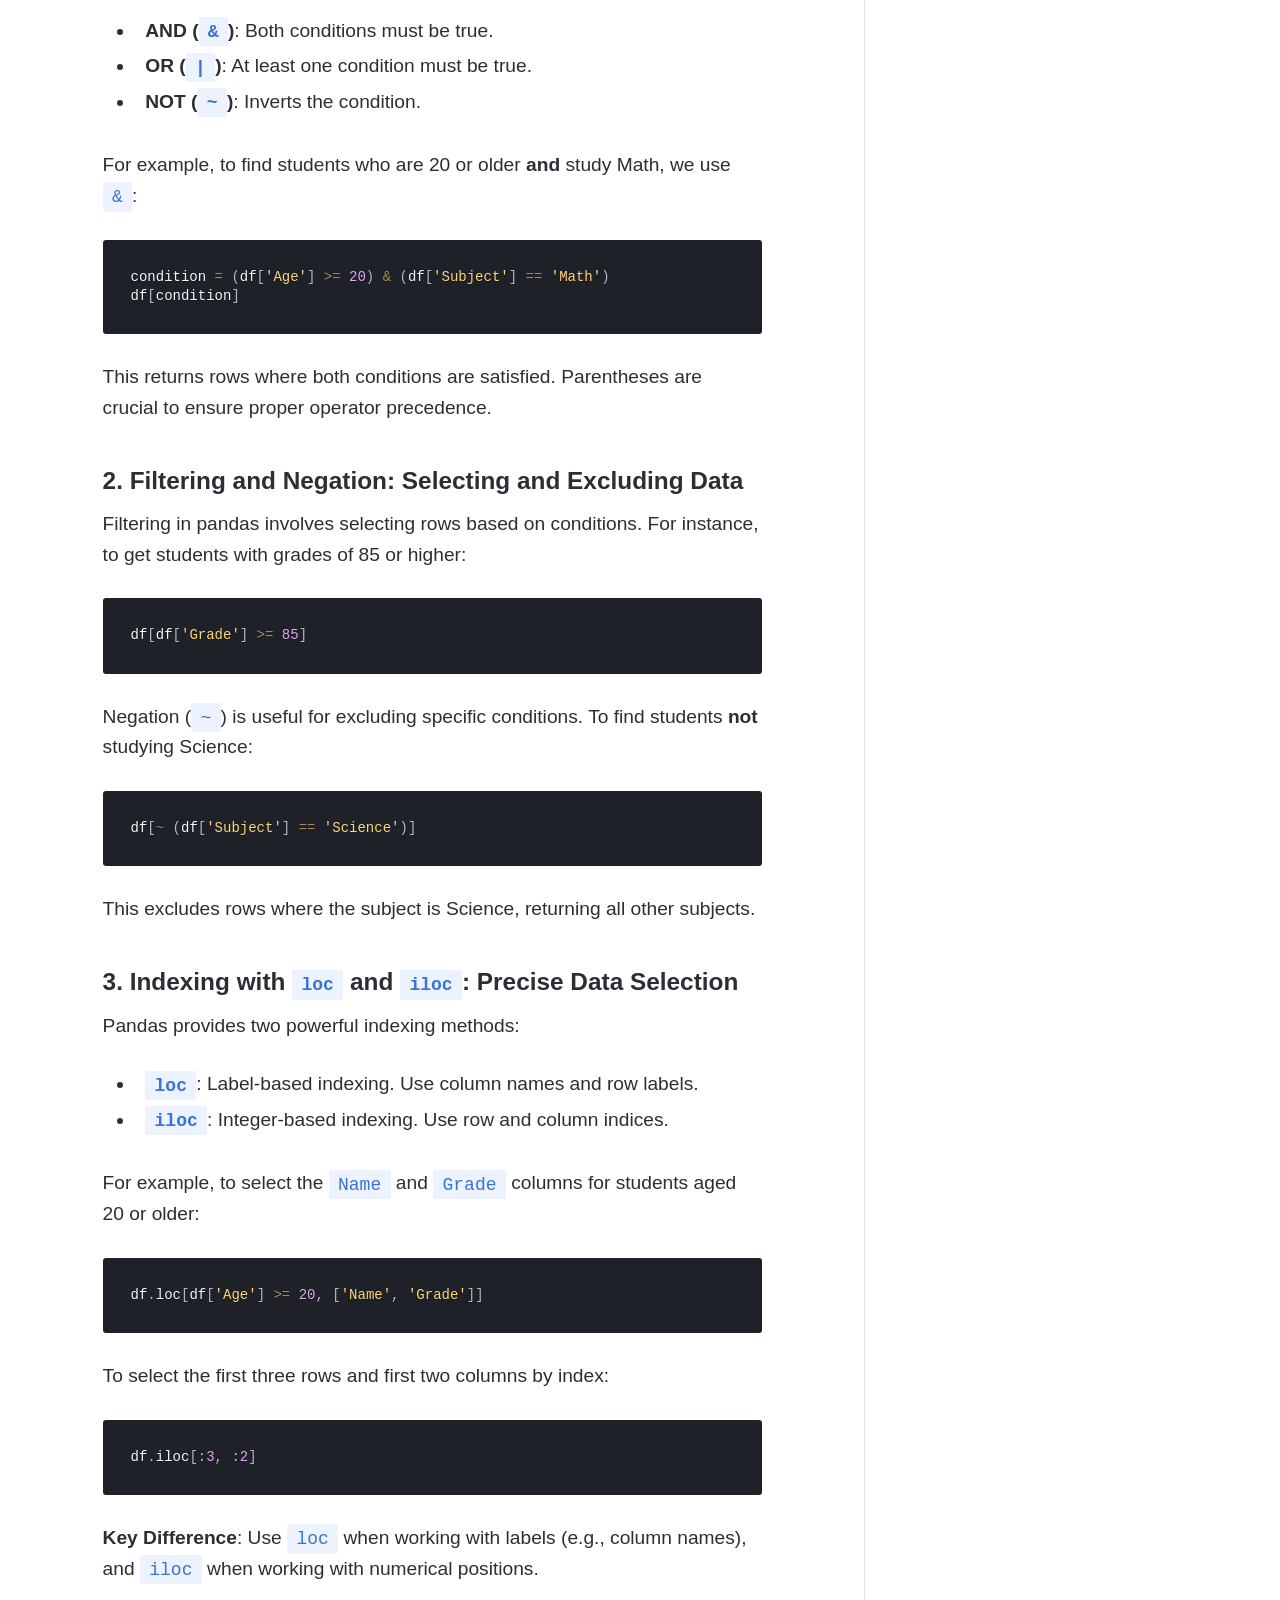
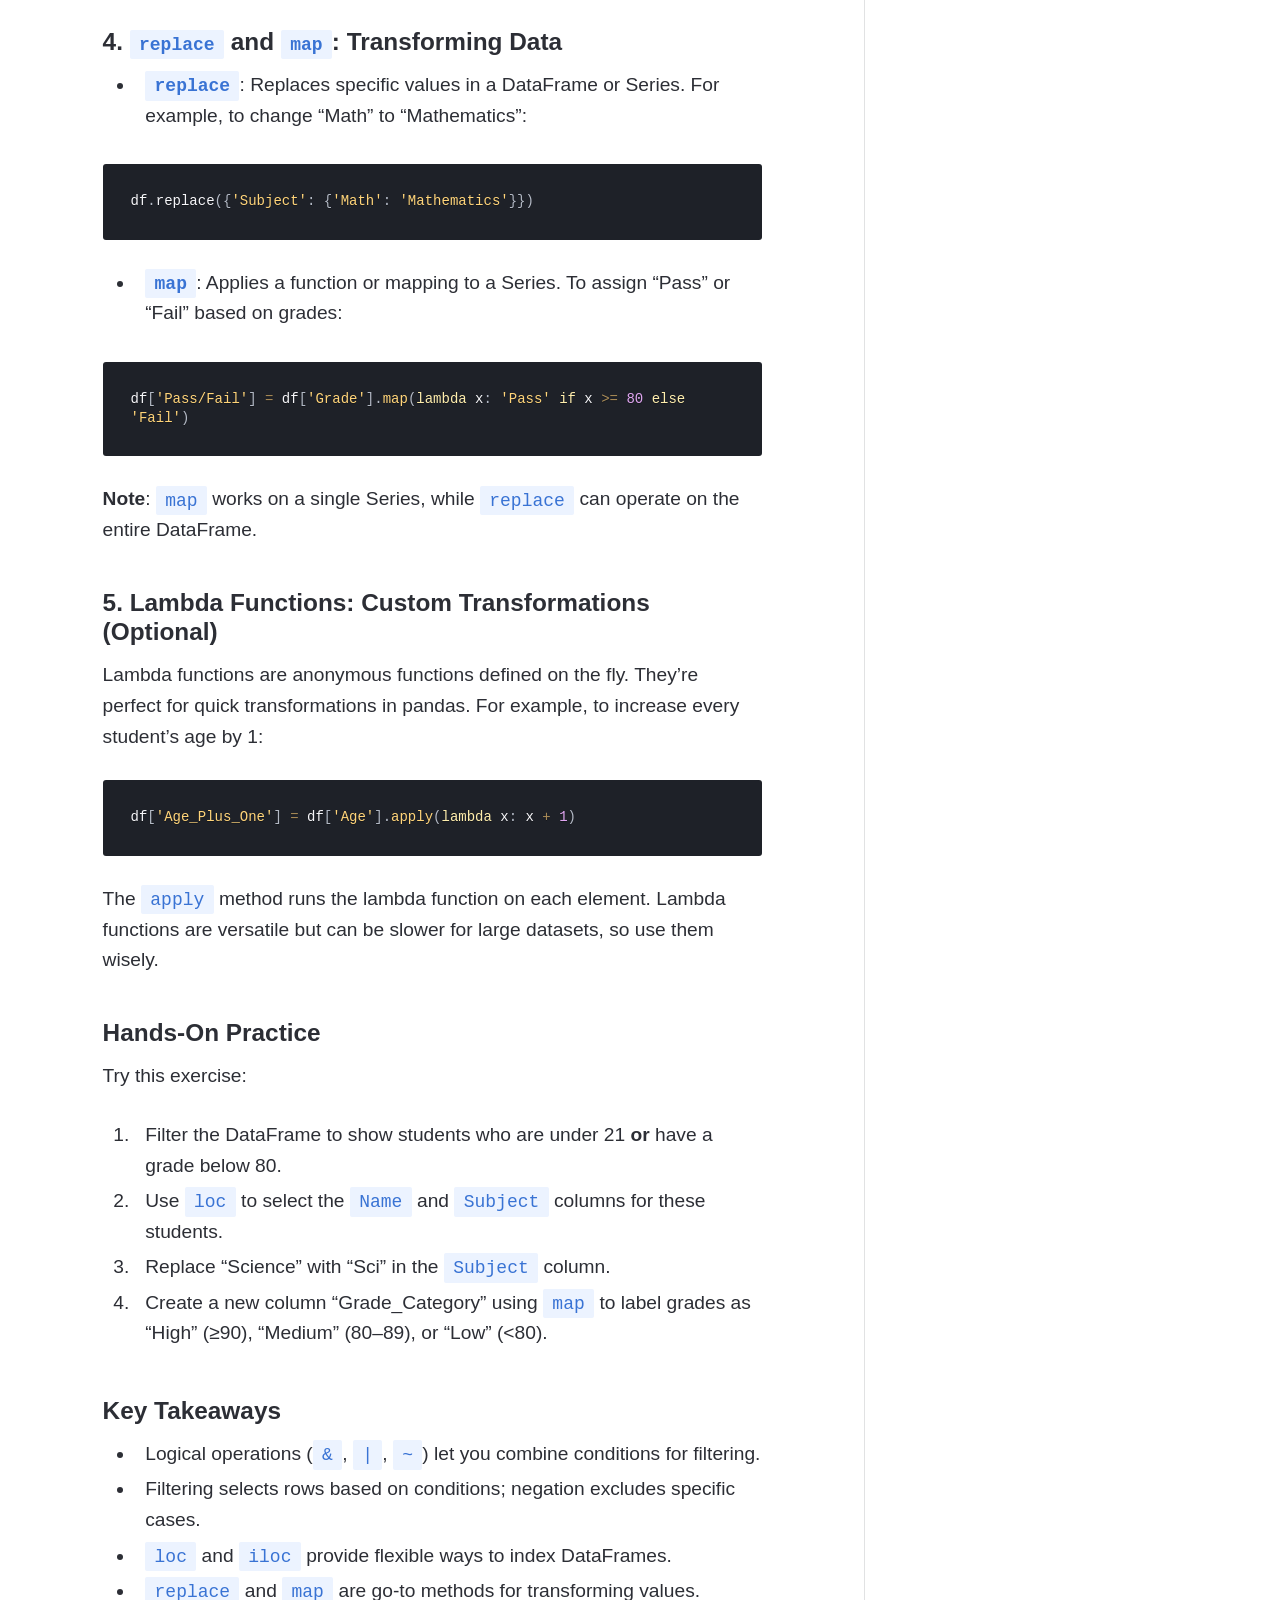
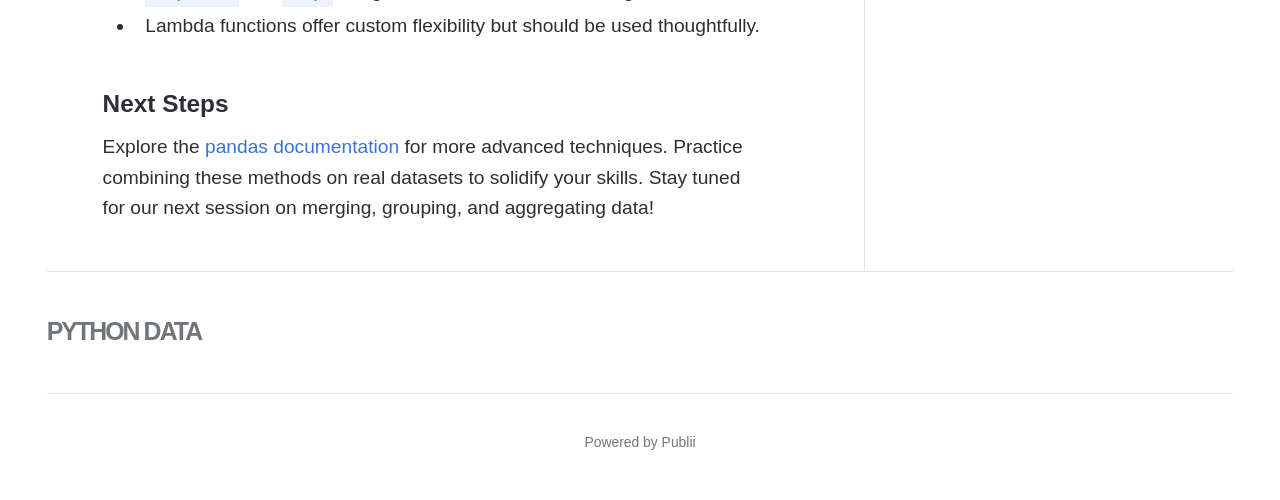
<file: session-2-pandas-data-analytics.html>
<!DOCTYPE html><html lang="en-gb"><head><meta charset="utf-8"><meta http-equiv="X-UA-Compatible" content="IE=edge"><meta name="viewport" content="width=device-width,initial-scale=1"><title>Pandas Data Cleaning - Python Data</title><meta name="description" content="Session Outline: Mastering Pandas Logical Operations, Filtering, Indexing, and More Objective: Equip learners with practical skills in pandas for logical operations, filtering, negation, indexing (loc and iloc), replace, map, and an introduction to lambda functions, enabling them to manipulate DataFrames effectively. Session Flow: **Introduction **&hellip;"><meta name="generator" content="Publii Open-Source CMS for Static Site"><link rel="stylesheet" href="https://aakashkh.github.io/python_data/media/plugins/syntaxHighlighter/prism-black.css"><link rel="canonical" href="https://aakashkh.github.io/python_data/session-2-pandas-data-analytics.html"><link rel="alternate" type="application/atom+xml" href="https://aakashkh.github.io/python_data/feed.xml" title="Python Data - RSS"><link rel="alternate" type="application/json" href="https://aakashkh.github.io/python_data/feed.json" title="Python Data - JSON"><meta property="og:title" content="Pandas Data Cleaning"><meta property="og:site_name" content="Python Data"><meta property="og:description" content="Session Outline: Mastering Pandas Logical Operations, Filtering, Indexing, and More Objective: Equip learners with practical skills in pandas for logical operations, filtering, negation, indexing (loc and iloc), replace, map, and an introduction to lambda functions, enabling them to manipulate DataFrames effectively. Session Flow: **Introduction **&hellip;"><meta property="og:url" content="https://aakashkh.github.io/python_data/session-2-pandas-data-analytics.html"><meta property="og:type" content="article"><link rel="stylesheet" href="https://aakashkh.github.io/python_data/assets/css/style.css?v=7b94ce67b508f2453b2c0cf478d7931b"><script type="application/ld+json">{"@context":"http://schema.org","@type":"Article","mainEntityOfPage":{"@type":"WebPage","@id":"https://aakashkh.github.io/python_data/session-2-pandas-data-analytics.html"},"headline":"Pandas Data Cleaning","datePublished":"2025-05-23T12:32+05:30","dateModified":"2025-05-23T12:41+05:30","description":"Session Outline: Mastering Pandas Logical Operations, Filtering, Indexing, and More Objective: Equip learners with practical skills in pandas for logical operations, filtering, negation, indexing (loc and iloc), replace, map, and an introduction to lambda functions, enabling them to manipulate DataFrames effectively. Session Flow: **Introduction **&hellip;","author":{"@type":"Person","name":"Aakash Khandelwal","url":"https://aakashkh.github.io/python_data/authors/aakash-khandelwal/"},"publisher":{"@type":"Organization","name":"Aakash Khandelwal"}}</script><style>.u-tag--basics{--badge-bg:#84888E;--badge-txt:#FFFFFF;}.u-tag--pandas{--badge-bg:#84888E;--badge-txt:#FFFFFF;}.u-tag--python{--badge-bg:#84888E;--badge-txt:#FFFFFF;}</style><noscript><style>img[loading]{opacity:1;}</style></noscript></head><body class="page-template"><header class="topbar" id="js-header"><div class="topbar__inner"><a class="logo" href="https://aakashkh.github.io/python_data/">Python Data</a><nav class="navbar"><button class="navbar__toggle" aria-label="Menu" aria-haspopup="true" aria-expanded="false"><span class="navbar__toggle-box"><span class="navbar__toggle-inner">Menu</span></span></button><ul class="navbar__menu"><li><a href="https://aakashkh.github.io/python_data/first-page.html" target="_self">Python Data Analytics</a></li><li class="active"><a href="https://aakashkh.github.io/python_data/session-2-pandas-data-analytics.html" target="_blank">Pandas</a></li></ul></nav></div></header><div class="main-content"><div class="infobar"><div class="infobar__update">Last Updated: <time datetime="2025-05-23T17:48">May 23, 2025</time></div></div><main class="main page"><article class="content"><header class="u-header content__header"><h1>Pandas Data Cleaning</h1></header><div class="content__entry u-inner"><h3 id="session-outline-mastering-pandas-logical-operations-filtering-indexing-and-more">Session Outline: Mastering Pandas Logical Operations, Filtering, Indexing, and More</h3><p><strong>Objective</strong>: Equip learners with practical skills in pandas for logical operations, filtering, negation, indexing (<code>loc</code> and <code>iloc</code>), <code>replace</code>, <code>map</code>, and an introduction to lambda functions, enabling them to manipulate DataFrames effectively.</p><p><strong>Session Flow</strong>:</p><ol><li><p>**Introduction **</p><ul><li>Brief recap of previous topics (duplicates, subsetting, indexing basics).</li><li>Overview of today’s topics and their importance in data manipulation.</li></ul></li><li><p>**Logical Operations **</p><ul><li>Explain logical operators (<code>&amp;</code>, <code>|</code>, <code>~</code>) in pandas.</li><li>Demonstrate combining conditions for filtering DataFrames.</li></ul></li><li><p><strong>Filtering and Negation</strong></p><ul><li>Filtering rows based on conditions.</li><li>Using negation (<code>~</code>) to exclude specific conditions.</li></ul></li><li><p>**Indexing with <code>loc</code> and <code>iloc</code> **</p><ul><li>Detailed explanation of <code>loc</code> (label-based) vs. <code>iloc</code> (integer-based) indexing.</li><li>Practical examples for selecting rows, columns, and specific cells.</li></ul></li><li><p>**Using <code>replace</code> and <code>map</code> **</p><ul><li>Replacing values in a DataFrame with <code>replace</code>.</li><li>Mapping values in a Series with <code>map</code>.</li></ul></li><li><p>**Lambda Functions **</p><ul><li>Introduction to lambda functions in pandas.</li><li>Applying lambda functions with <code>apply</code> for custom transformations.</li></ul></li></ol><h3 id="a-practical-guide-to-pandas-logical-operations-filtering-indexing-and-more">A Practical Guide to Pandas Logical Operations, Filtering, Indexing, and More</h3><p>Today, we’re diving into some of the most powerful tools in pandas for data manipulation: <strong>logical operations</strong>, <strong>filtering</strong>, <strong>negation</strong>, <strong>indexing</strong> with <code>loc</code> and <code>iloc</code>, <strong>replacing values</strong>, <strong>mapping values</strong>, and, if time allows, <strong>lambda functions</strong>. Whether you’re cleaning data, selecting specific subsets, or transforming values, these techniques are essential for any data analyst or scientist. Let’s break it down step by step, with hands-on examples to make it stick.</p><h4 id="setting-up-our-environment">Setting Up Our Environment</h4><p>We’ll use a sample DataFrame to demonstrate these concepts. The code below creates a dataset of students with names, ages, grades, and subjects, which we’ll manipulate throughout this session.</p><pre><code class="language-python">import pandas as pd
import numpy as np

# Create a sample DataFrame
data = {
    &#39;Name&#39;: [&#39;Alice&#39;, &#39;Bob&#39;, &#39;Charlie&#39;, &#39;David&#39;, &#39;Emma&#39;],
    &#39;Age&#39;: [20, 22, 19, 21, 20],
    &#39;Grade&#39;: [85, 90, 78, 92, 88],
    &#39;Subject&#39;: [&#39;Math&#39;, &#39;Science&#39;, &#39;Math&#39;, &#39;History&#39;, &#39;Science&#39;]
}
df = pd.DataFrame(data)
print(&quot;Original DataFrame:&quot;)
print(df)

# Logical Operations
print(&quot;\nLogical Operations: Students who are 20 or older and study Math&quot;)
condition = (df[&#39;Age&#39;] &gt;= 20) &amp; (df[&#39;Subject&#39;] == &#39;Math&#39;)
print(df[condition])

# Filtering and Negation
print(&quot;\nFiltering: Students with Grade &gt;= 85&quot;)
print(df[df[&#39;Grade&#39;] &gt;= 85])
print(&quot;\nNegation: Students NOT studying Science&quot;)
print(df[~ (df[&#39;Subject&#39;] == &#39;Science&#39;)])

# Indexing with loc and iloc
print(&quot;\nUsing loc: Select Name and Grade for Age &gt;= 20&quot;)
print(df.loc[df[&#39;Age&#39;] &gt;= 20, [&#39;Name&#39;, &#39;Grade&#39;]])
print(&quot;\nUsing iloc: Select first 3 rows and first 2 columns&quot;)
print(df.iloc[:3, :2])

# Replace and Map
print(&quot;\nUsing replace: Change &#39;Math&#39; to &#39;Mathematics&#39;&quot;)
df_replaced = df.replace({&#39;Subject&#39;: {&#39;Math&#39;: &#39;Mathematics&#39;}})
print(df_replaced)
print(&quot;\nUsing map: Assign pass/fail based on Grade&quot;)
df[&#39;Pass/Fail&#39;] = df[&#39;Grade&#39;].map(lambda x: &#39;Pass&#39; if x &gt;= 80 else &#39;Fail&#39;)
print(df)

# Lambda Functions (optional)
print(&quot;\nUsing lambda with apply: Increase Age by 1&quot;)
df[&#39;Age_Plus_One&#39;] = df[&#39;Age&#39;].apply(lambda x: x + 1)
print(df)
</code></pre><h4 id="1-logical-operations-combining-conditions">1. Logical Operations: Combining Conditions</h4><p>Pandas allows you to combine conditions using logical operators:</p><ul><li><strong>AND (<code>&amp;</code>)</strong>: Both conditions must be true.</li><li><strong>OR (<code>|</code>)</strong>: At least one condition must be true.</li><li><strong>NOT (<code>~</code>)</strong>: Inverts the condition.</li></ul><p>For example, to find students who are 20 or older <strong>and</strong> study Math, we use <code>&amp;</code>:</p><pre><code class="language-python">condition = (df[&#39;Age&#39;] &gt;= 20) &amp; (df[&#39;Subject&#39;] == &#39;Math&#39;)
df[condition]
</code></pre><p>This returns rows where both conditions are satisfied. Parentheses are crucial to ensure proper operator precedence.</p><h4 id="2-filtering-and-negation-selecting-and-excluding-data">2. Filtering and Negation: Selecting and Excluding Data</h4><p>Filtering in pandas involves selecting rows based on conditions. For instance, to get students with grades of 85 or higher:</p><pre><code class="language-python">df[df[&#39;Grade&#39;] &gt;= 85]
</code></pre><p>Negation (<code>~</code>) is useful for excluding specific conditions. To find students <strong>not</strong> studying Science:</p><pre><code class="language-python">df[~ (df[&#39;Subject&#39;] == &#39;Science&#39;)]
</code></pre><p>This excludes rows where the subject is Science, returning all other subjects.</p><h4 id="3-indexing-with-loc-and-iloc-precise-data-selection">3. Indexing with <code>loc</code> and <code>iloc</code>: Precise Data Selection</h4><p>Pandas provides two powerful indexing methods:</p><ul><li><strong><code>loc</code></strong>: Label-based indexing. Use column names and row labels.</li><li><strong><code>iloc</code></strong>: Integer-based indexing. Use row and column indices.</li></ul><p>For example, to select the <code>Name</code> and <code>Grade</code> columns for students aged 20 or older:</p><pre><code class="language-python">df.loc[df[&#39;Age&#39;] &gt;= 20, [&#39;Name&#39;, &#39;Grade&#39;]]
</code></pre><p>To select the first three rows and first two columns by index:</p><pre><code class="language-python">df.iloc[:3, :2]
</code></pre><p><strong>Key Difference</strong>: Use <code>loc</code> when working with labels (e.g., column names), and <code>iloc</code> when working with numerical positions.</p><h4 id="4-replace-and-map-transforming-data">4. <code>replace</code> and <code>map</code>: Transforming Data</h4><ul><li><strong><code>replace</code></strong>: Replaces specific values in a DataFrame or Series. For example, to change “Math” to “Mathematics”:</li></ul><pre><code class="language-python">df.replace({&#39;Subject&#39;: {&#39;Math&#39;: &#39;Mathematics&#39;}})
</code></pre><ul><li><strong><code>map</code></strong>: Applies a function or mapping to a Series. To assign “Pass” or “Fail” based on grades:</li></ul><pre><code class="language-python">df[&#39;Pass/Fail&#39;] = df[&#39;Grade&#39;].map(lambda x: &#39;Pass&#39; if x &gt;= 80 else &#39;Fail&#39;)
</code></pre><p><strong>Note</strong>: <code>map</code> works on a single Series, while <code>replace</code> can operate on the entire DataFrame.</p><h4 id="5-lambda-functions-custom-transformations-optional">5. Lambda Functions: Custom Transformations (Optional)</h4><p>Lambda functions are anonymous functions defined on the fly. They’re perfect for quick transformations in pandas. For example, to increase every student’s age by 1:</p><pre><code class="language-python">df[&#39;Age_Plus_One&#39;] = df[&#39;Age&#39;].apply(lambda x: x + 1)
</code></pre><p>The <code>apply</code> method runs the lambda function on each element. Lambda functions are versatile but can be slower for large datasets, so use them wisely.</p><h4 id="hands-on-practice">Hands-On Practice</h4><p>Try this exercise:</p><ol><li>Filter the DataFrame to show students who are under 21 <strong>or</strong> have a grade below 80.</li><li>Use <code>loc</code> to select the <code>Name</code> and <code>Subject</code> columns for these students.</li><li>Replace “Science” with “Sci” in the <code>Subject</code> column.</li><li>Create a new column “Grade_Category” using <code>map</code> to label grades as “High” (≥90), “Medium” (80–89), or “Low” (&lt;80).</li></ol><h4 id="key-takeaways">Key Takeaways</h4><ul><li>Logical operations (<code>&amp;</code>, <code>|</code>, <code>~</code>) let you combine conditions for filtering.</li><li>Filtering selects rows based on conditions; negation excludes specific cases.</li><li><code>loc</code> and <code>iloc</code> provide flexible ways to index DataFrames.</li><li><code>replace</code> and <code>map</code> are go-to methods for transforming values.</li><li>Lambda functions offer custom flexibility but should be used thoughtfully.</li></ul><h4 id="next-steps">Next Steps</h4><p>Explore the <a href="https://pandas.pydata.org/docs/">pandas documentation</a> for more advanced techniques. Practice combining these methods on real datasets to solidify your skills. Stay tuned for our next session on merging, grouping, and aggregating data!</p></div></article></main><div class="sidebar"><section class="box featured"><h3 class="box__title">Featured</h3><ul class="featured__container"><li class="featured__item"><div><a href="https://aakashkh.github.io/python_data/understanding-iloc-vs-loc-in-pandas-a-beginners-guide.html" class="featured__title">Understanding iloc vs loc in Pandas: A Beginner&#x27;s Guide</a> <time class="u-small" datetime="2025-05-23T17:44">May 23, 2025</time></div></li><li class="featured__item"><div><a href="https://aakashkh.github.io/python_data/python-methods-functions-difference.html" class="featured__title">Demystifying Functions and Methods in Python (with Pandas Context)</a> <time class="u-small" datetime="2025-05-19T16:31">May 19, 2025</time></div></li><li class="featured__item"><div><a href="https://aakashkh.github.io/python_data/format-strings-python-pandas.html" class="featured__title">Mastering Python&#x27;s Format Strings (with Pandas Examples)</a> <time class="u-small" datetime="2025-05-19T15:22">May 19, 2025</time></div></li><li class="featured__item"><div><a href="https://aakashkh.github.io/python_data/accessing-non-continous-indices-in-list.html" class="featured__title">Accessing non-continous Indices in List</a> <time class="u-small" datetime="2025-05-16T15:06">May 16, 2025</time></div></li><li class="featured__item"><div><a href="https://aakashkh.github.io/python_data/series-vs-dataframe-in-pandas.html" class="featured__title">Series vs DataFrame in Pandas</a> <time class="u-small" datetime="2025-05-16T13:18">May 16, 2025</time></div></li></ul></section><section class="box authors"><h3 class="box__title">Authors</h3><ul class="authors__cotainer"><li class="authors__item"><div><a href="https://aakashkh.github.io/python_data/authors/aakash-khandelwal/" class="authors__title">Aakash Khandelwal</a> <span class="u-small">Post: 5</span></div></li></ul></section><section class="newsletter box box--gray"><h3 class="box__title">Newsletter</h3><p class="newsletter__description">Sign up to receive email updates and to hear what's going on with us!</p><form>...</form></section><section class="box"><h3 class="box__title">Tags</h3><ul class="tags"><li><a href="https://aakashkh.github.io/python_data/tags/basics/">basics</a> <span class="u-small">(5)</span></li><li><a href="https://aakashkh.github.io/python_data/tags/pandas/">pandas</a> <span class="u-small">(3)</span></li><li><a href="https://aakashkh.github.io/python_data/tags/python/">python</a> <span class="u-small">(5)</span></li></ul></section></div><footer class="footer"><a class="footer__logo" href="https://aakashkh.github.io/python_data/">Python Data</a><nav><ul class="footer__nav"></ul></nav><div class="footer__copyright">Powered by Publii</div></footer></div><script>window.publiiThemeMenuConfig = {    
        mobileMenuMode: 'sidebar',
        animationSpeed: 300,
        submenuWidth: 'auto',
        doubleClickTime: 500,
        mobileMenuExpandableSubmenus: true, 
        relatedContainerForOverlayMenuSelector: '.navbar',
   };</script><script defer="defer" src="https://aakashkh.github.io/python_data/assets/js/scripts.min.js?v=18a65c58aef57c0287e0f0609f3389a9"></script><script>var images = document.querySelectorAll('img[loading]');

      for (var i = 0; i < images.length; i++) {
         if (images[i].complete) {
               images[i].classList.add('is-loaded');
         } else {
               images[i].addEventListener('load', function () {
                  this.classList.add('is-loaded');
               }, false);
         }
      }</script><script defer="defer" src="https://aakashkh.github.io/python_data/media/plugins/syntaxHighlighter/prism.js"></script><script defer="defer" src="https://aakashkh.github.io/python_data/media/plugins/syntaxHighlighter/prism-line-numbers.min.js"></script><script defer="defer" src="https://aakashkh.github.io/python_data/media/plugins/syntaxHighlighter/clipboard.min.js"></script><script defer="defer" src="https://aakashkh.github.io/python_data/media/plugins/syntaxHighlighter/prism-copy-to-clipboard.min.js"></script></body></html>
</file>
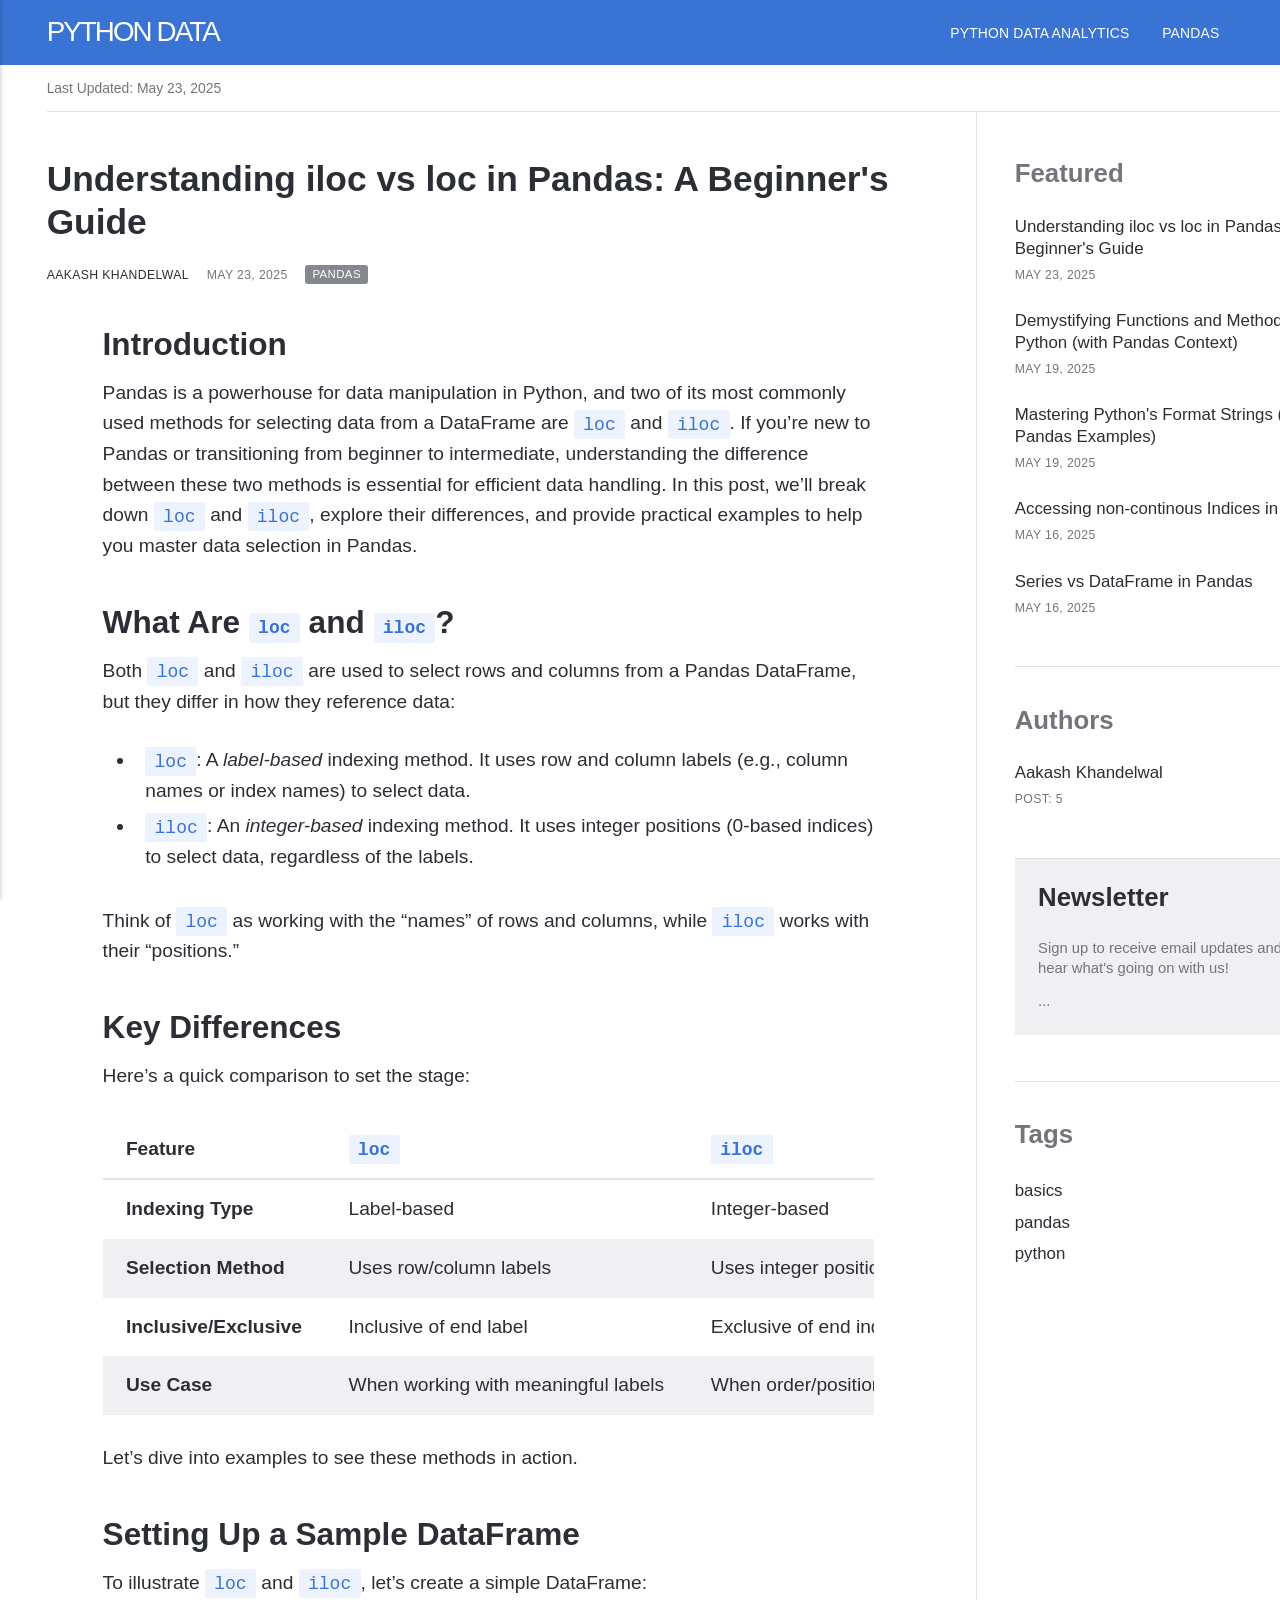
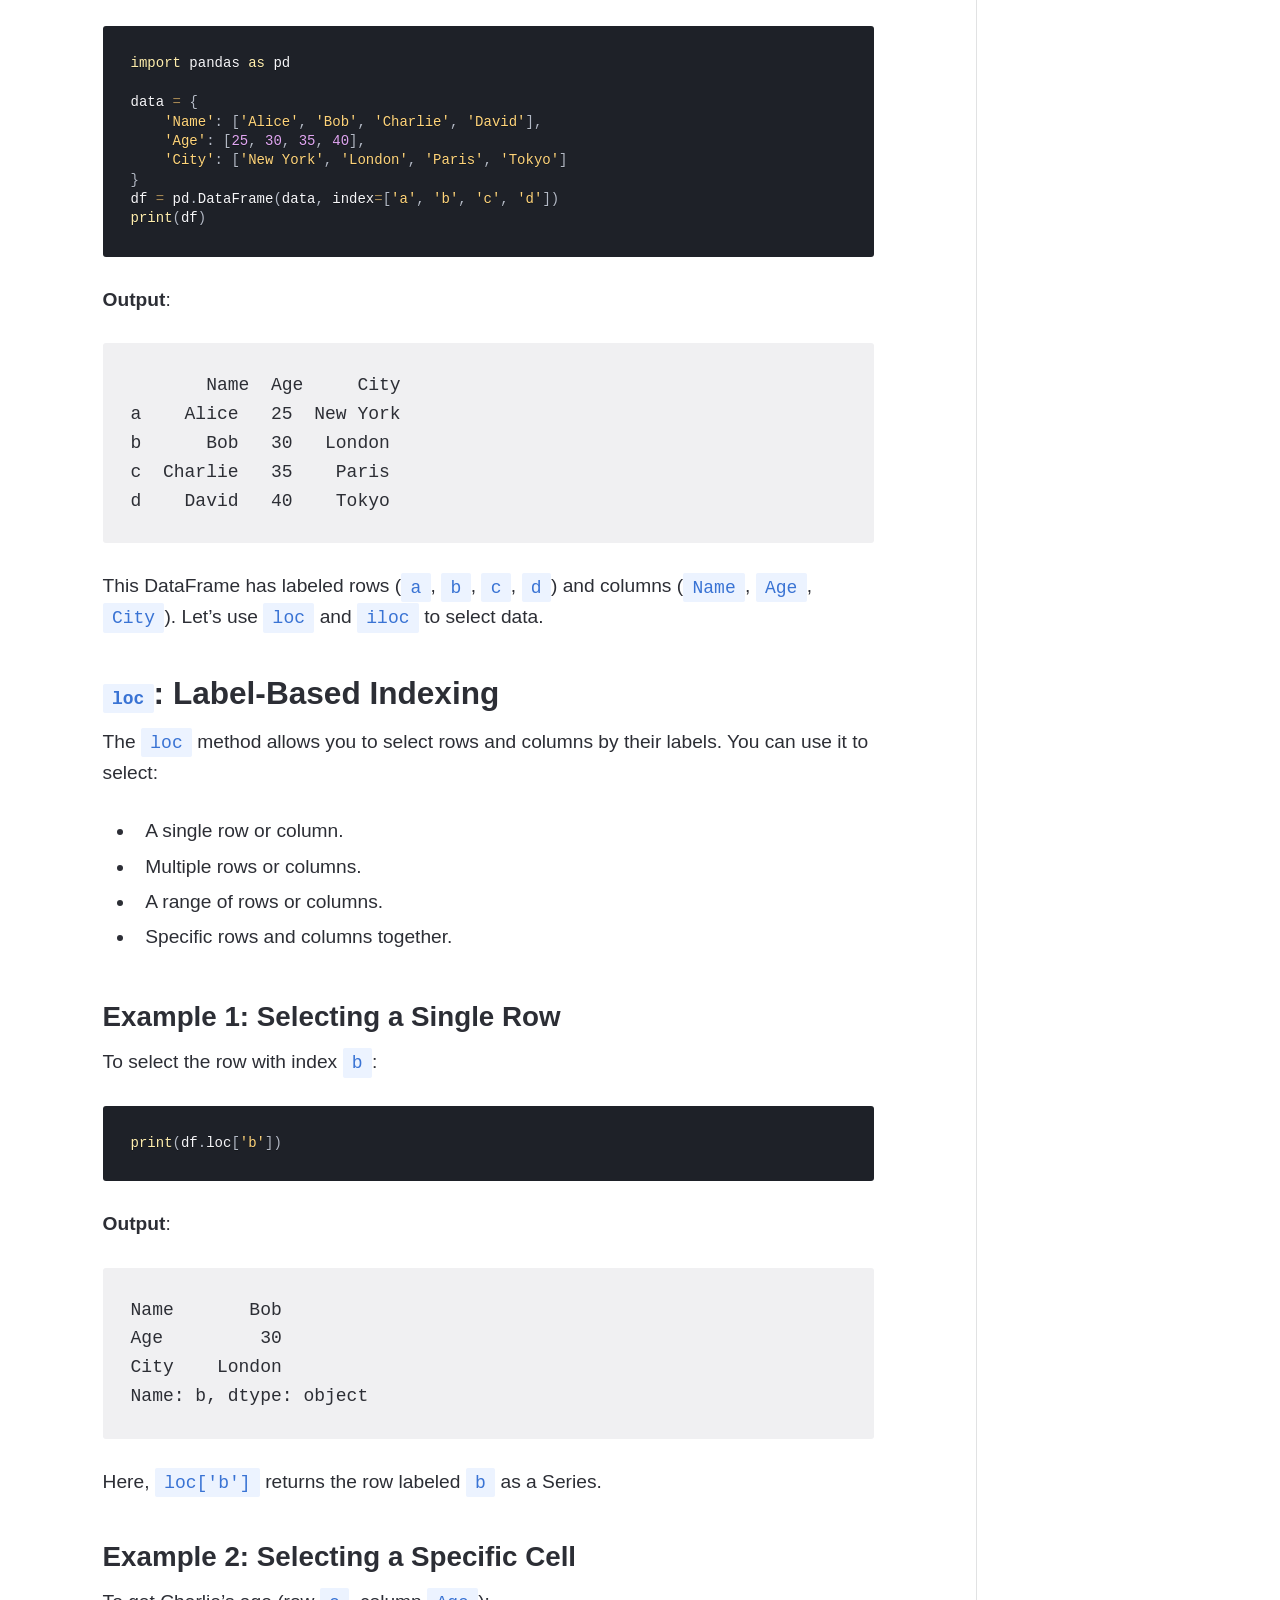
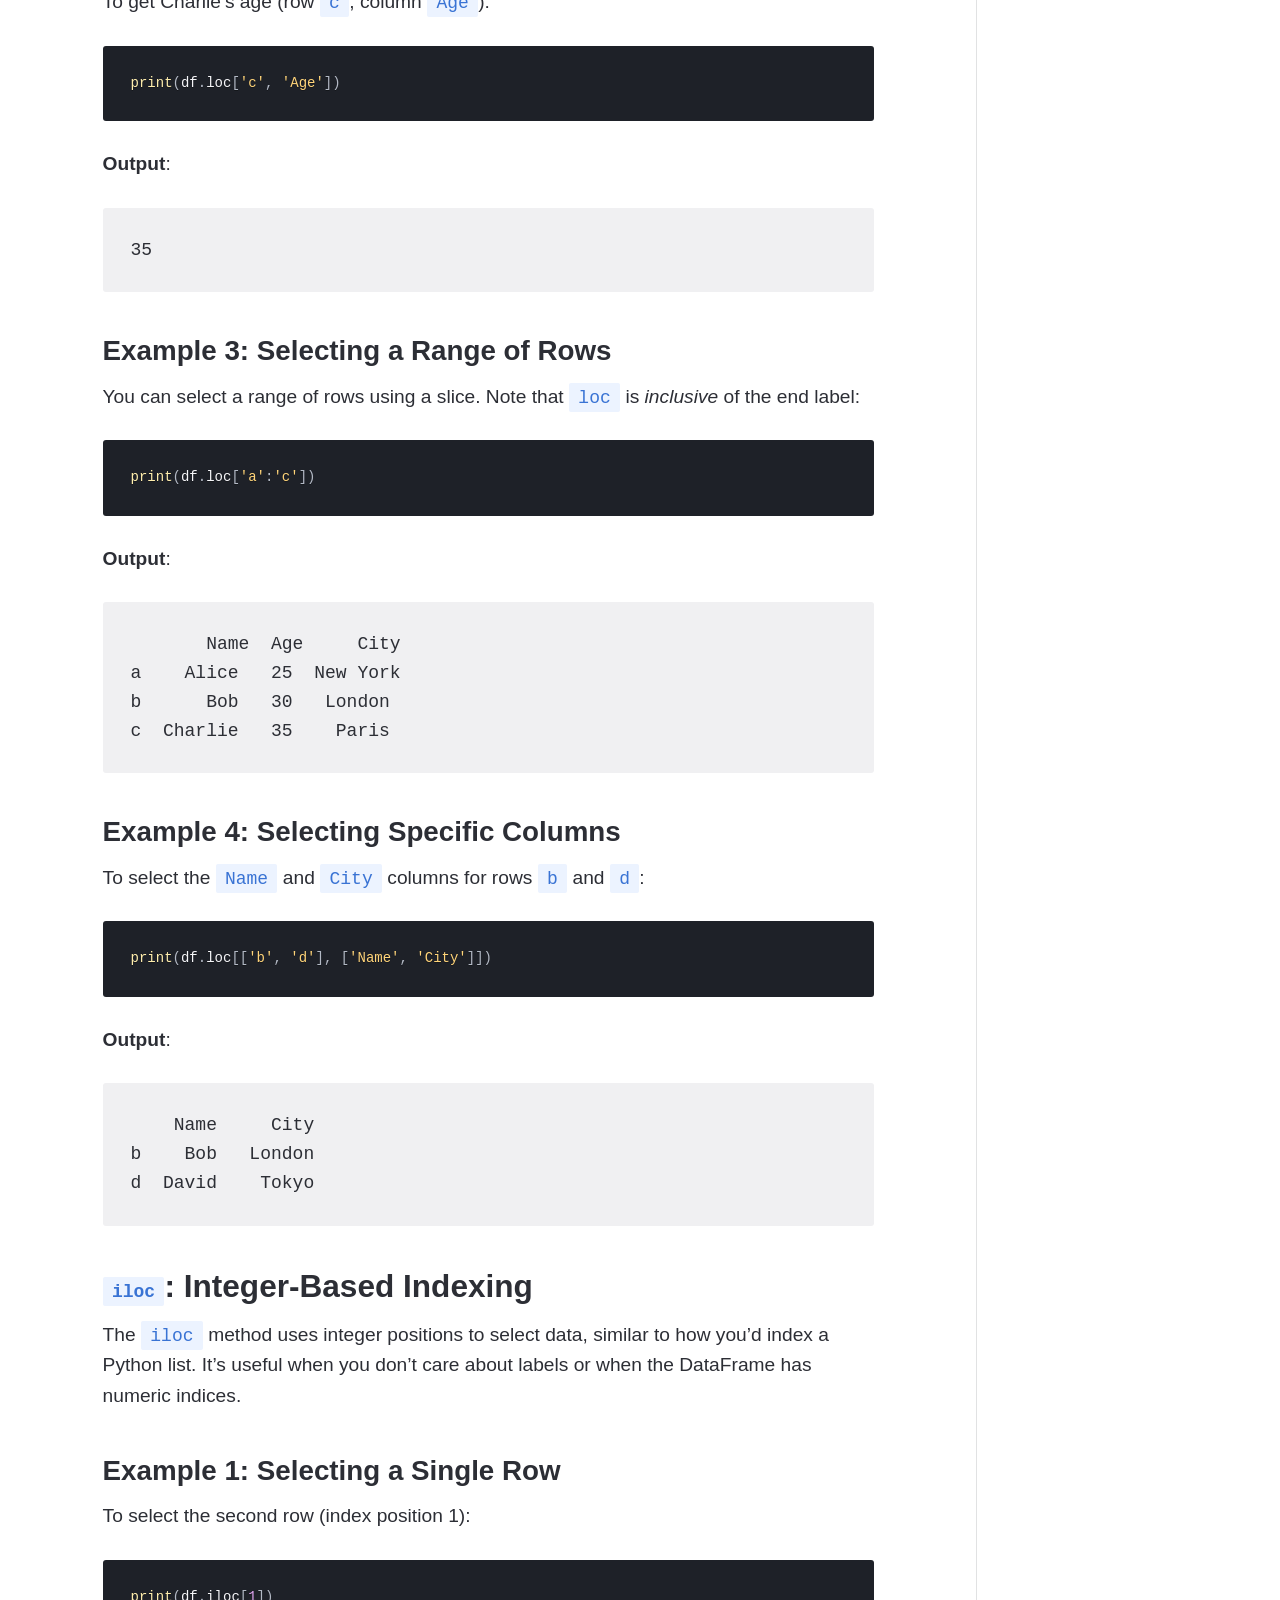
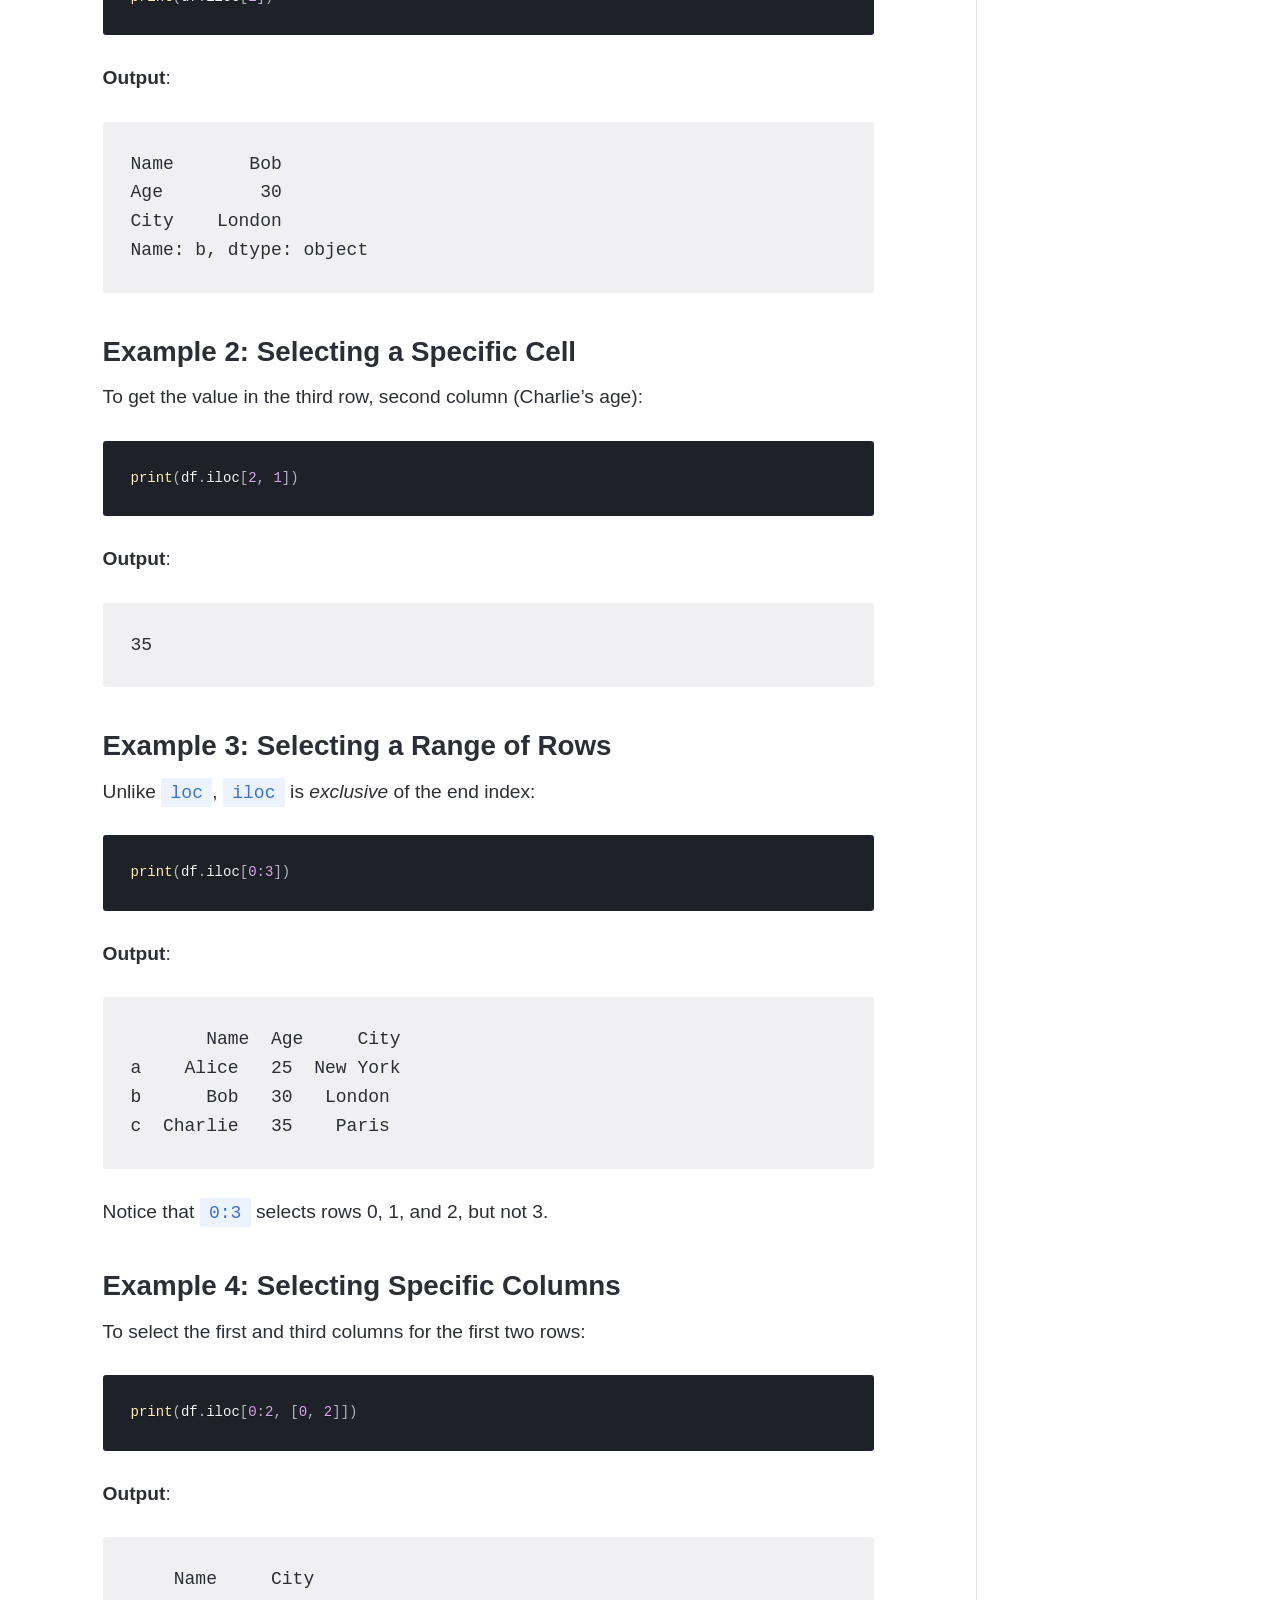
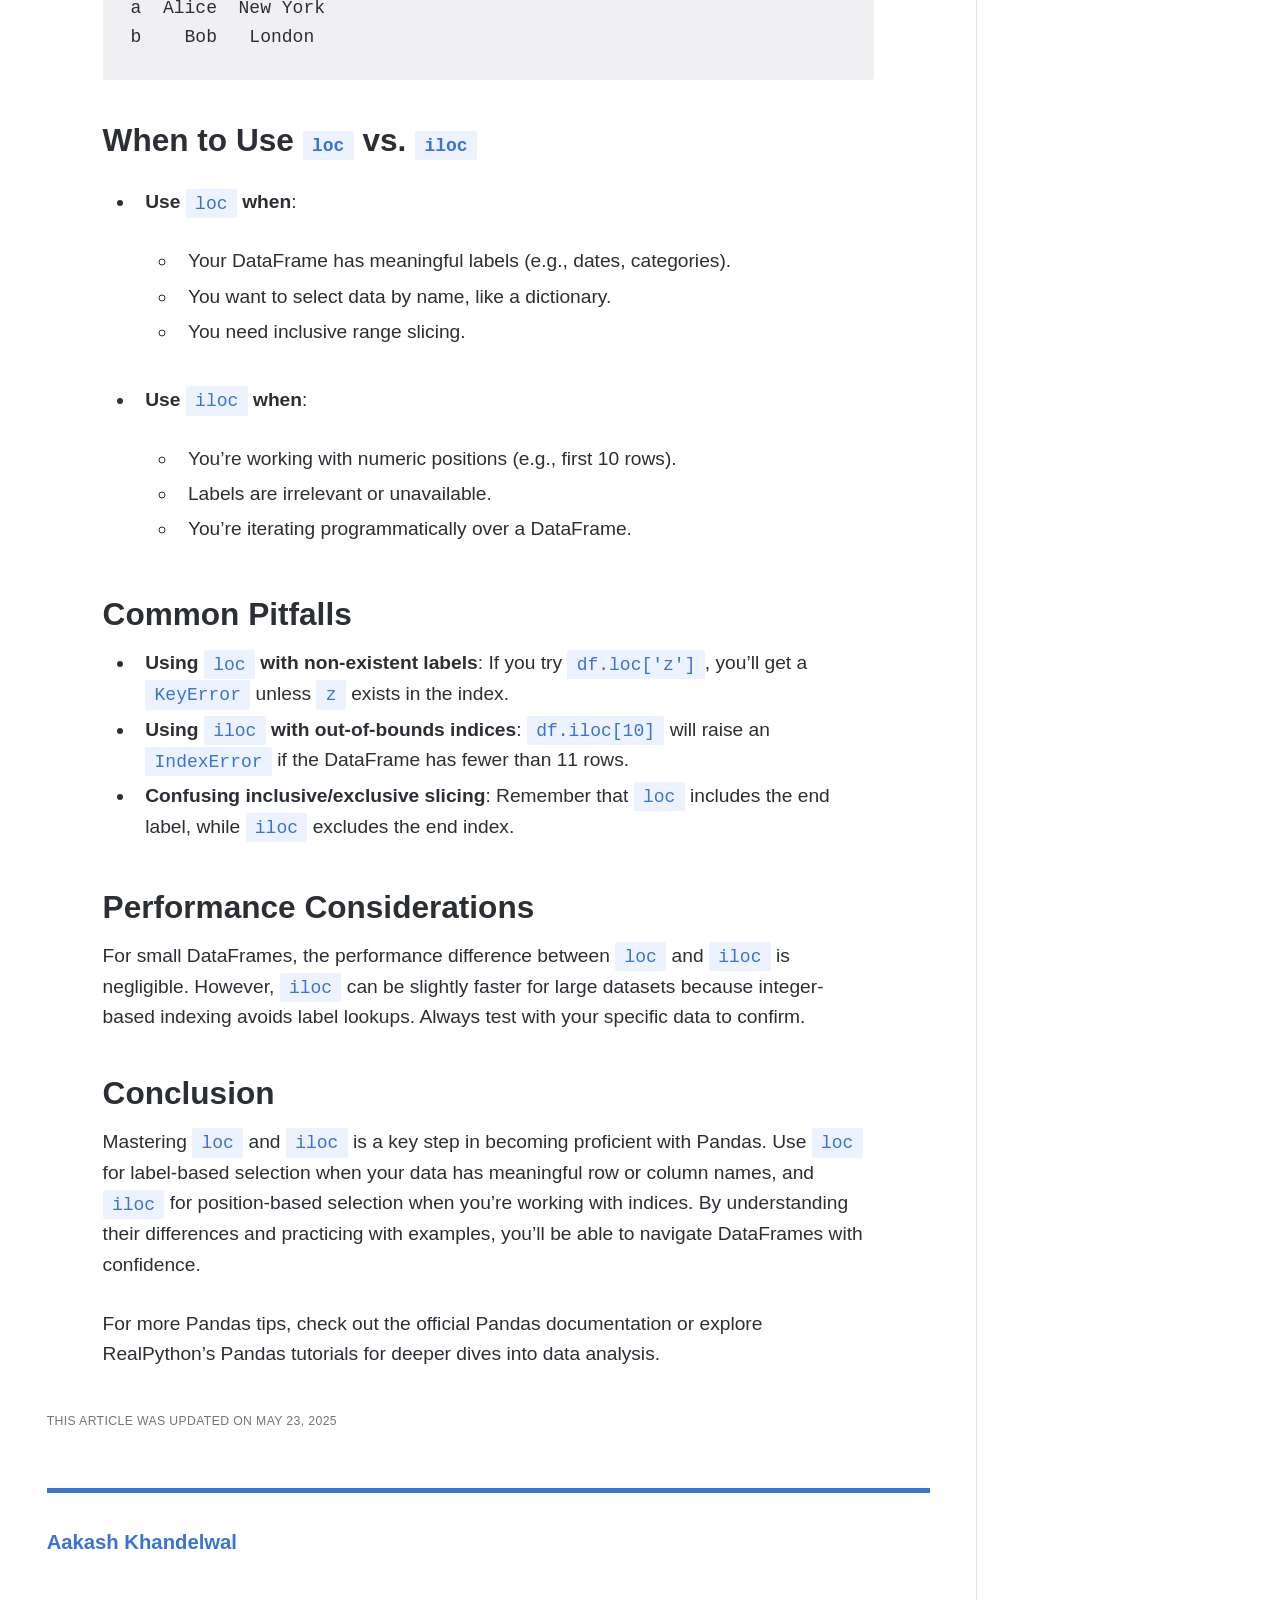
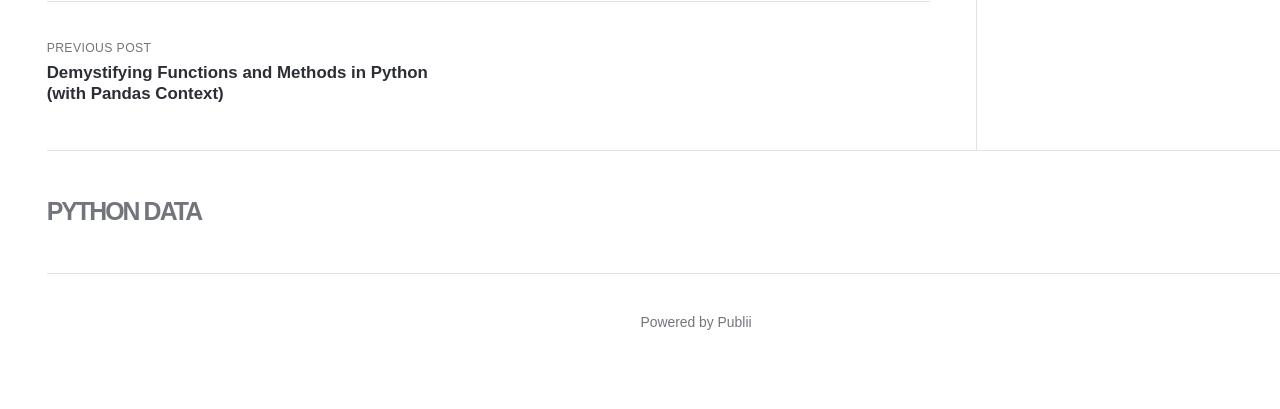
<file: understanding-iloc-vs-loc-in-pandas-a-beginners-guide.html>
<!DOCTYPE html><html lang="en-gb"><head><meta charset="utf-8"><meta http-equiv="X-UA-Compatible" content="IE=edge"><meta name="viewport" content="width=device-width,initial-scale=1"><title>Understanding iloc vs loc in Pandas: A Beginner&#x27;s Guide - Python Data</title><meta name="description" content="Introduction Pandas is a powerhouse for data manipulation in Python, and two of its most commonly used methods for selecting data from a DataFrame are loc and iloc. If you’re new to Pandas or transitioning from beginner to intermediate, understanding the difference between these two&hellip;"><meta name="generator" content="Publii Open-Source CMS for Static Site"><link rel="stylesheet" href="https://aakashkh.github.io/python_data/media/plugins/syntaxHighlighter/prism-black.css"><link rel="canonical" href="https://aakashkh.github.io/python_data/understanding-iloc-vs-loc-in-pandas-a-beginners-guide.html"><link rel="alternate" type="application/atom+xml" href="https://aakashkh.github.io/python_data/feed.xml" title="Python Data - RSS"><link rel="alternate" type="application/json" href="https://aakashkh.github.io/python_data/feed.json" title="Python Data - JSON"><meta property="og:title" content="Understanding iloc vs loc in Pandas: A Beginner's Guide"><meta property="og:site_name" content="Python Data"><meta property="og:description" content="Introduction Pandas is a powerhouse for data manipulation in Python, and two of its most commonly used methods for selecting data from a DataFrame are loc and iloc. If you’re new to Pandas or transitioning from beginner to intermediate, understanding the difference between these two&hellip;"><meta property="og:url" content="https://aakashkh.github.io/python_data/understanding-iloc-vs-loc-in-pandas-a-beginners-guide.html"><meta property="og:type" content="article"><link rel="stylesheet" href="https://aakashkh.github.io/python_data/assets/css/style.css?v=7b94ce67b508f2453b2c0cf478d7931b"><script type="application/ld+json">{"@context":"http://schema.org","@type":"Article","mainEntityOfPage":{"@type":"WebPage","@id":"https://aakashkh.github.io/python_data/understanding-iloc-vs-loc-in-pandas-a-beginners-guide.html"},"headline":"Understanding iloc vs loc in Pandas: A Beginner's Guide","datePublished":"2025-05-23T17:44+05:30","dateModified":"2025-05-23T17:45+05:30","description":"Introduction Pandas is a powerhouse for data manipulation in Python, and two of its most commonly used methods for selecting data from a DataFrame are loc and iloc. If you’re new to Pandas or transitioning from beginner to intermediate, understanding the difference between these two&hellip;","author":{"@type":"Person","name":"Aakash Khandelwal","url":"https://aakashkh.github.io/python_data/authors/aakash-khandelwal/"},"publisher":{"@type":"Organization","name":"Aakash Khandelwal"}}</script><style>.u-tag--basics{--badge-bg:#84888E;--badge-txt:#FFFFFF;}.u-tag--pandas{--badge-bg:#84888E;--badge-txt:#FFFFFF;}.u-tag--python{--badge-bg:#84888E;--badge-txt:#FFFFFF;}</style><noscript><style>img[loading]{opacity:1;}</style></noscript></head><body class="post-template"><header class="topbar" id="js-header"><div class="topbar__inner"><a class="logo" href="https://aakashkh.github.io/python_data/">Python Data</a><nav class="navbar"><button class="navbar__toggle" aria-label="Menu" aria-haspopup="true" aria-expanded="false"><span class="navbar__toggle-box"><span class="navbar__toggle-inner">Menu</span></span></button><ul class="navbar__menu"><li><a href="https://aakashkh.github.io/python_data/first-page.html" target="_self">Python Data Analytics</a></li><li><a href="https://aakashkh.github.io/python_data/session-2-pandas-data-analytics.html" target="_blank">Pandas</a></li></ul></nav></div></header><div class="main-content"><div class="infobar"><div class="infobar__update">Last Updated: <time datetime="2025-05-23T17:48">May 23, 2025</time></div></div><main class="main post"><article class="content"><header class="u-header content__header"><h1>Understanding iloc vs loc in Pandas: A Beginner&#x27;s Guide</h1><div class="u-header__meta u-small"><div><a href="https://aakashkh.github.io/python_data/authors/aakash-khandelwal/" title="Aakash Khandelwal">Aakash Khandelwal</a> <time datetime="2025-05-23T17:44">May 23, 2025 </time><a href="https://aakashkh.github.io/python_data/tags/pandas/" class="u-tag u-tag--pandas">pandas</a></div></div></header><div class="content__entry u-inner"><h2 id="introduction">Introduction</h2><p>Pandas is a powerhouse for data manipulation in Python, and two of its most commonly used methods for selecting data from a DataFrame are <code>loc</code> and <code>iloc</code>. If you’re new to Pandas or transitioning from beginner to intermediate, understanding the difference between these two methods is essential for efficient data handling. In this post, we’ll break down <code>loc</code> and <code>iloc</code>, explore their differences, and provide practical examples to help you master data selection in Pandas.</p><h2 id="what-are-loc-and-iloc">What Are <code>loc</code> and <code>iloc</code>?</h2><p>Both <code>loc</code> and <code>iloc</code> are used to select rows and columns from a Pandas DataFrame, but they differ in how they reference data:</p><ul><li><code>loc</code>: A <em>label-based</em> indexing method. It uses row and column labels (e.g., column names or index names) to select data.</li><li><code>iloc</code>: An <em>integer-based</em> indexing method. It uses integer positions (0-based indices) to select data, regardless of the labels.</li></ul><p>Think of <code>loc</code> as working with the “names” of rows and columns, while <code>iloc</code> works with their “positions.”</p><h2 id="key-differences">Key Differences</h2><p>Here’s a quick comparison to set the stage:</p><table><thead><tr><th><strong>Feature</strong></th><th><code>loc</code></th><th><code>iloc</code></th></tr></thead><tbody><tr><td><strong>Indexing Type</strong></td><td>Label-based</td><td>Integer-based</td></tr><tr><td><strong>Selection Method</strong></td><td>Uses row/column labels</td><td>Uses integer positions (0-based)</td></tr><tr><td><strong>Inclusive/Exclusive</strong></td><td>Inclusive of end label</td><td>Exclusive of end index</td></tr><tr><td><strong>Use Case</strong></td><td>When working with meaningful labels</td><td>When order/position matters</td></tr></tbody></table><p>Let’s dive into examples to see these methods in action.</p><h2 id="setting-up-a-sample-dataframe">Setting Up a Sample DataFrame</h2><p>To illustrate <code>loc</code> and <code>iloc</code>, let’s create a simple DataFrame:</p><pre><code class="language-python">import pandas as pd

data = {
    &#39;Name&#39;: [&#39;Alice&#39;, &#39;Bob&#39;, &#39;Charlie&#39;, &#39;David&#39;],
    &#39;Age&#39;: [25, 30, 35, 40],
    &#39;City&#39;: [&#39;New York&#39;, &#39;London&#39;, &#39;Paris&#39;, &#39;Tokyo&#39;]
}
df = pd.DataFrame(data, index=[&#39;a&#39;, &#39;b&#39;, &#39;c&#39;, &#39;d&#39;])
print(df)
</code></pre><p><strong>Output</strong>:</p><pre><code>       Name  Age     City
a    Alice   25  New York
b      Bob   30   London
c  Charlie   35    Paris
d    David   40    Tokyo
</code></pre><p>This DataFrame has labeled rows (<code>a</code>, <code>b</code>, <code>c</code>, <code>d</code>) and columns (<code>Name</code>, <code>Age</code>, <code>City</code>). Let’s use <code>loc</code> and <code>iloc</code> to select data.</p><h2 id="loc-label-based-indexing"><code>loc</code>: Label-Based Indexing</h2><p>The <code>loc</code> method allows you to select rows and columns by their labels. You can use it to select:</p><ul><li>A single row or column.</li><li>Multiple rows or columns.</li><li>A range of rows or columns.</li><li>Specific rows and columns together.</li></ul><h3 id="example-1-selecting-a-single-row">Example 1: Selecting a Single Row</h3><p>To select the row with index <code>b</code>:</p><pre><code class="language-python">print(df.loc[&#39;b&#39;])
</code></pre><p><strong>Output</strong>:</p><pre><code>Name       Bob
Age         30
City    London
Name: b, dtype: object
</code></pre><p>Here, <code>loc[&#39;b&#39;]</code> returns the row labeled <code>b</code> as a Series.</p><h3 id="example-2-selecting-a-specific-cell">Example 2: Selecting a Specific Cell</h3><p>To get Charlie’s age (row <code>c</code>, column <code>Age</code>):</p><pre><code class="language-python">print(df.loc[&#39;c&#39;, &#39;Age&#39;])
</code></pre><p><strong>Output</strong>:</p><pre><code>35
</code></pre><h3 id="example-3-selecting-a-range-of-rows">Example 3: Selecting a Range of Rows</h3><p>You can select a range of rows using a slice. Note that <code>loc</code> is <em>inclusive</em> of the end label:</p><pre><code class="language-python">print(df.loc[&#39;a&#39;:&#39;c&#39;])
</code></pre><p><strong>Output</strong>:</p><pre><code>       Name  Age     City
a    Alice   25  New York
b      Bob   30   London
c  Charlie   35    Paris
</code></pre><h3 id="example-4-selecting-specific-columns">Example 4: Selecting Specific Columns</h3><p>To select the <code>Name</code> and <code>City</code> columns for rows <code>b</code> and <code>d</code>:</p><pre><code class="language-python">print(df.loc[[&#39;b&#39;, &#39;d&#39;], [&#39;Name&#39;, &#39;City&#39;]])
</code></pre><p><strong>Output</strong>:</p><pre><code>    Name     City
b    Bob   London
d  David    Tokyo
</code></pre><h2 id="iloc-integer-based-indexing"><code>iloc</code>: Integer-Based Indexing</h2><p>The <code>iloc</code> method uses integer positions to select data, similar to how you’d index a Python list. It’s useful when you don’t care about labels or when the DataFrame has numeric indices.</p><h3 id="example-1-selecting-a-single-row-1">Example 1: Selecting a Single Row</h3><p>To select the second row (index position 1):</p><pre><code class="language-python">print(df.iloc[1])
</code></pre><p><strong>Output</strong>:</p><pre><code>Name       Bob
Age         30
City    London
Name: b, dtype: object
</code></pre><h3 id="example-2-selecting-a-specific-cell-1">Example 2: Selecting a Specific Cell</h3><p>To get the value in the third row, second column (Charlie’s age):</p><pre><code class="language-python">print(df.iloc[2, 1])
</code></pre><p><strong>Output</strong>:</p><pre><code>35
</code></pre><h3 id="example-3-selecting-a-range-of-rows-1">Example 3: Selecting a Range of Rows</h3><p>Unlike <code>loc</code>, <code>iloc</code> is <em>exclusive</em> of the end index:</p><pre><code class="language-python">print(df.iloc[0:3])
</code></pre><p><strong>Output</strong>:</p><pre><code>       Name  Age     City
a    Alice   25  New York
b      Bob   30   London
c  Charlie   35    Paris
</code></pre><p>Notice that <code>0:3</code> selects rows 0, 1, and 2, but not 3.</p><h3 id="example-4-selecting-specific-columns-1">Example 4: Selecting Specific Columns</h3><p>To select the first and third columns for the first two rows:</p><pre><code class="language-python">print(df.iloc[0:2, [0, 2]])
</code></pre><p><strong>Output</strong>:</p><pre><code>    Name     City
a  Alice  New York
b    Bob   London
</code></pre><h2 id="when-to-use-loc-vs-iloc">When to Use <code>loc</code> vs. <code>iloc</code></h2><ul><li><p><strong>Use</strong> <code>loc</code> <strong>when</strong>:</p><ul><li>Your DataFrame has meaningful labels (e.g., dates, categories).</li><li>You want to select data by name, like a dictionary.</li><li>You need inclusive range slicing.</li></ul></li><li><p><strong>Use</strong> <code>iloc</code> <strong>when</strong>:</p><ul><li>You’re working with numeric positions (e.g., first 10 rows).</li><li>Labels are irrelevant or unavailable.</li><li>You’re iterating programmatically over a DataFrame.</li></ul></li></ul><h2 id="common-pitfalls">Common Pitfalls</h2><ul><li><strong>Using</strong> <code>loc</code> <strong>with non-existent labels</strong>: If you try <code>df.loc[&#39;z&#39;]</code>, you’ll get a <code>KeyError</code> unless <code>z</code> exists in the index.</li><li><strong>Using</strong> <code>iloc</code> <strong>with out-of-bounds indices</strong>: <code>df.iloc[10]</code> will raise an <code>IndexError</code> if the DataFrame has fewer than 11 rows.</li><li><strong>Confusing inclusive/exclusive slicing</strong>: Remember that <code>loc</code> includes the end label, while <code>iloc</code> excludes the end index.</li></ul><h2 id="performance-considerations">Performance Considerations</h2><p>For small DataFrames, the performance difference between <code>loc</code> and <code>iloc</code> is negligible. However, <code>iloc</code> can be slightly faster for large datasets because integer-based indexing avoids label lookups. Always test with your specific data to confirm.</p><h2 id="conclusion">Conclusion</h2><p>Mastering <code>loc</code> and <code>iloc</code> is a key step in becoming proficient with Pandas. Use <code>loc</code> for label-based selection when your data has meaningful row or column names, and <code>iloc</code> for position-based selection when you’re working with indices. By understanding their differences and practicing with examples, you’ll be able to navigate DataFrames with confidence.</p><p>For more Pandas tips, check out the official Pandas documentation or explore RealPython’s Pandas tutorials for deeper dives into data analysis.</p></div><aside class="content__aside"><div class="content__last-updated u-small">This article was updated on May 23, 2025</div><div class="content__share"></div></aside><footer class="content__footer"><div class="content__bio box"><div><h4 class="h6"><a href="https://aakashkh.github.io/python_data/authors/aakash-khandelwal/" title="Aakash Khandelwal">Aakash Khandelwal</a></h4></div></div><nav class="content__nav box"><div class="content__nav__prev"><a href="https://aakashkh.github.io/python_data/python-methods-functions-difference.html" class="content__nav__link" rel="prev"><div class="u-small">Previous Post<h5>Demystifying Functions and Methods in Python (with Pandas Context)</h5></div></a></div></nav></footer></article></main><div class="sidebar"><section class="box featured"><h3 class="box__title">Featured</h3><ul class="featured__container"><li class="featured__item"><div><a href="https://aakashkh.github.io/python_data/understanding-iloc-vs-loc-in-pandas-a-beginners-guide.html" class="featured__title">Understanding iloc vs loc in Pandas: A Beginner&#x27;s Guide</a> <time class="u-small" datetime="2025-05-23T17:44">May 23, 2025</time></div></li><li class="featured__item"><div><a href="https://aakashkh.github.io/python_data/python-methods-functions-difference.html" class="featured__title">Demystifying Functions and Methods in Python (with Pandas Context)</a> <time class="u-small" datetime="2025-05-19T16:31">May 19, 2025</time></div></li><li class="featured__item"><div><a href="https://aakashkh.github.io/python_data/format-strings-python-pandas.html" class="featured__title">Mastering Python&#x27;s Format Strings (with Pandas Examples)</a> <time class="u-small" datetime="2025-05-19T15:22">May 19, 2025</time></div></li><li class="featured__item"><div><a href="https://aakashkh.github.io/python_data/accessing-non-continous-indices-in-list.html" class="featured__title">Accessing non-continous Indices in List</a> <time class="u-small" datetime="2025-05-16T15:06">May 16, 2025</time></div></li><li class="featured__item"><div><a href="https://aakashkh.github.io/python_data/series-vs-dataframe-in-pandas.html" class="featured__title">Series vs DataFrame in Pandas</a> <time class="u-small" datetime="2025-05-16T13:18">May 16, 2025</time></div></li></ul></section><section class="box authors"><h3 class="box__title">Authors</h3><ul class="authors__cotainer"><li class="authors__item"><div><a href="https://aakashkh.github.io/python_data/authors/aakash-khandelwal/" class="authors__title">Aakash Khandelwal</a> <span class="u-small">Post: 5</span></div></li></ul></section><section class="newsletter box box--gray"><h3 class="box__title">Newsletter</h3><p class="newsletter__description">Sign up to receive email updates and to hear what's going on with us!</p><form>...</form></section><section class="box"><h3 class="box__title">Tags</h3><ul class="tags"><li><a href="https://aakashkh.github.io/python_data/tags/basics/">basics</a> <span class="u-small">(5)</span></li><li><a href="https://aakashkh.github.io/python_data/tags/pandas/">pandas</a> <span class="u-small">(3)</span></li><li><a href="https://aakashkh.github.io/python_data/tags/python/">python</a> <span class="u-small">(5)</span></li></ul></section></div><footer class="footer"><a class="footer__logo" href="https://aakashkh.github.io/python_data/">Python Data</a><nav><ul class="footer__nav"></ul></nav><div class="footer__copyright">Powered by Publii</div></footer></div><script>window.publiiThemeMenuConfig = {    
        mobileMenuMode: 'sidebar',
        animationSpeed: 300,
        submenuWidth: 'auto',
        doubleClickTime: 500,
        mobileMenuExpandableSubmenus: true, 
        relatedContainerForOverlayMenuSelector: '.navbar',
   };</script><script defer="defer" src="https://aakashkh.github.io/python_data/assets/js/scripts.min.js?v=18a65c58aef57c0287e0f0609f3389a9"></script><script>var images = document.querySelectorAll('img[loading]');

      for (var i = 0; i < images.length; i++) {
         if (images[i].complete) {
               images[i].classList.add('is-loaded');
         } else {
               images[i].addEventListener('load', function () {
                  this.classList.add('is-loaded');
               }, false);
         }
      }</script><script defer="defer" src="https://aakashkh.github.io/python_data/media/plugins/syntaxHighlighter/prism.js"></script><script defer="defer" src="https://aakashkh.github.io/python_data/media/plugins/syntaxHighlighter/prism-line-numbers.min.js"></script><script defer="defer" src="https://aakashkh.github.io/python_data/media/plugins/syntaxHighlighter/clipboard.min.js"></script><script defer="defer" src="https://aakashkh.github.io/python_data/media/plugins/syntaxHighlighter/prism-copy-to-clipboard.min.js"></script></body></html>
</file>
